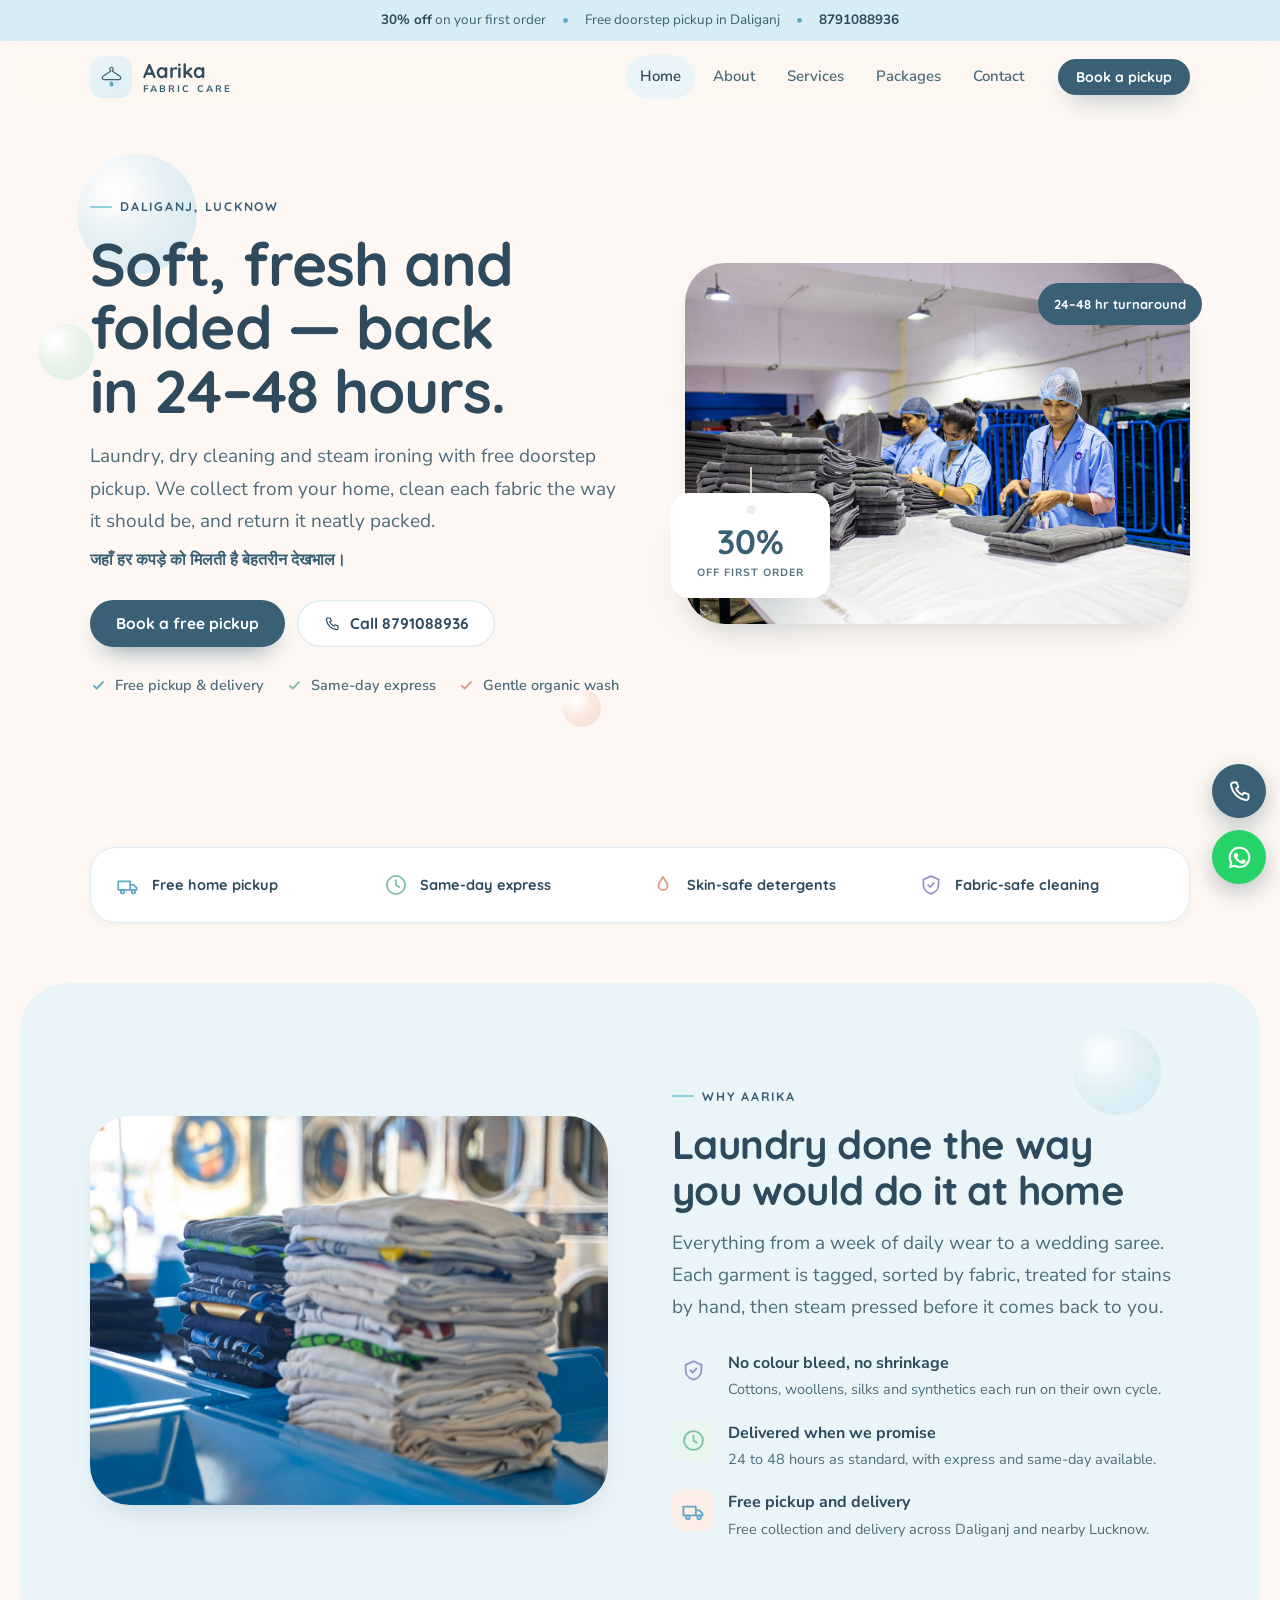
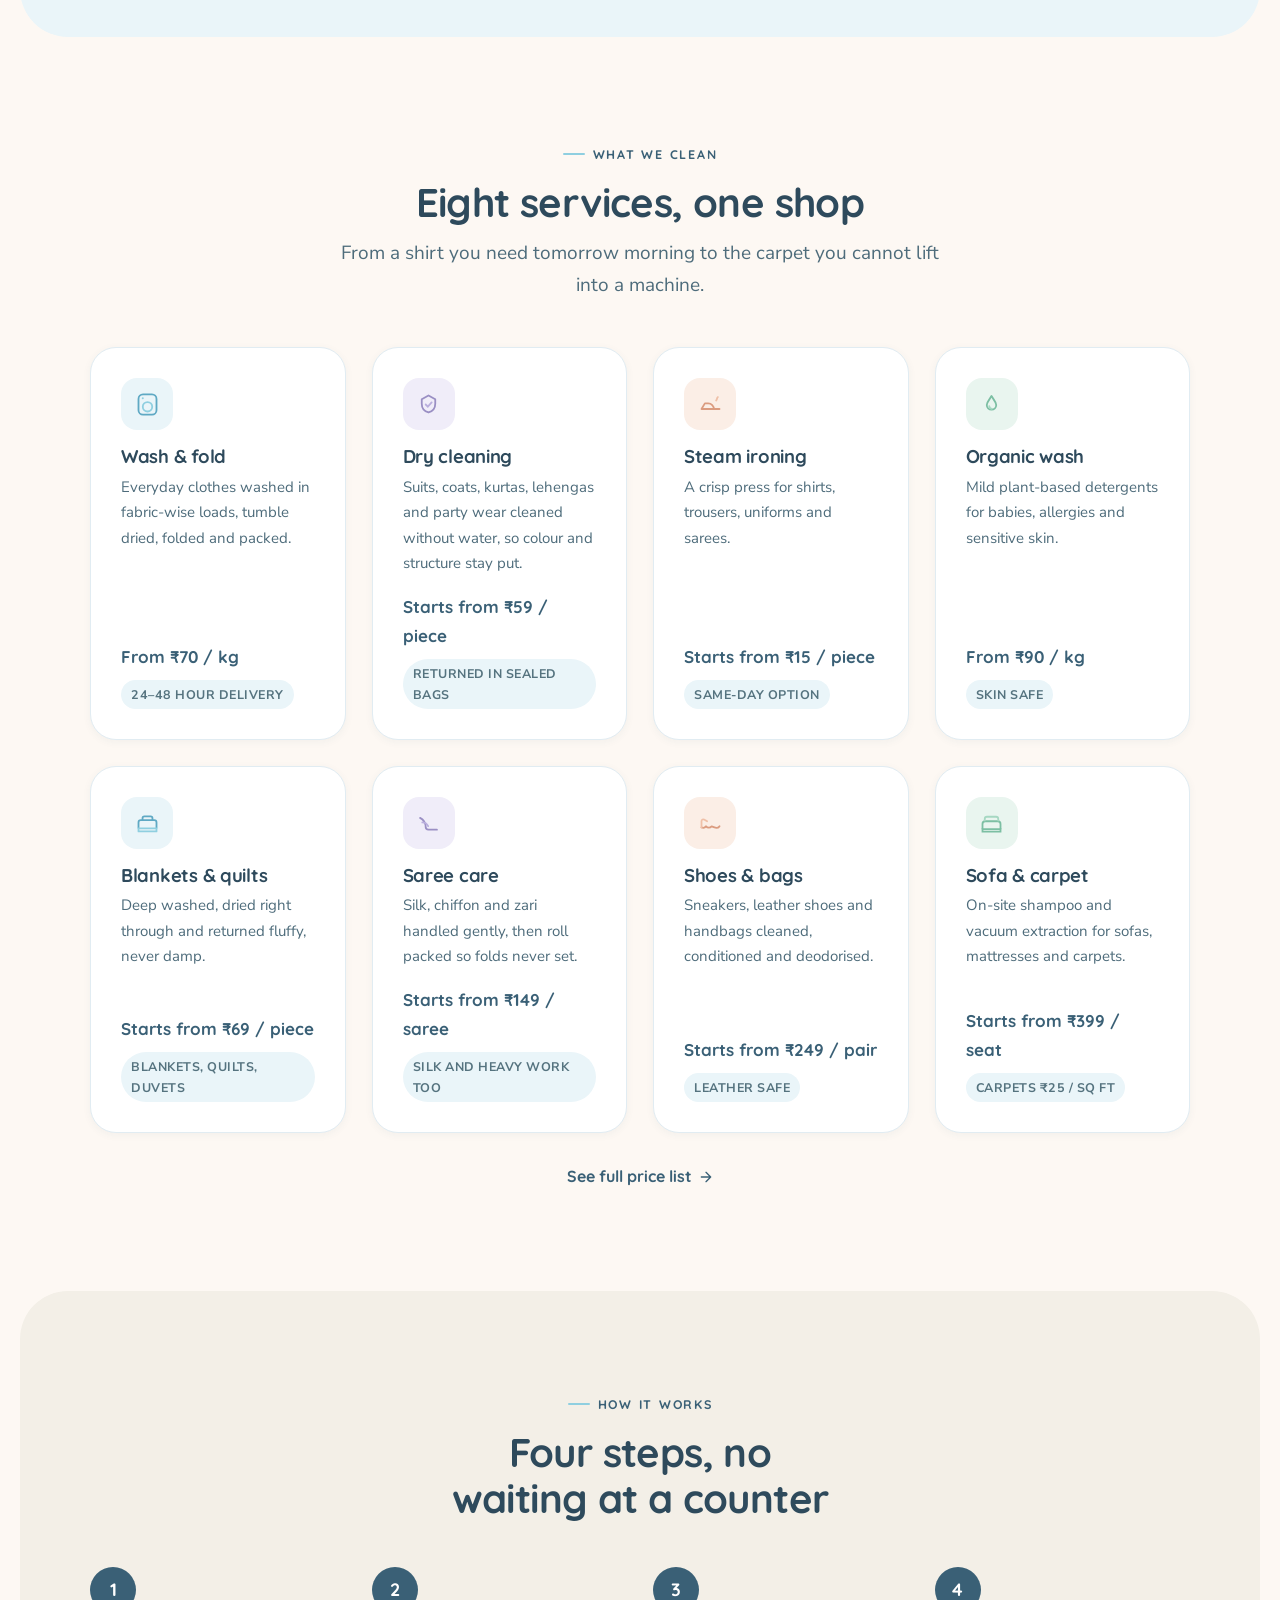
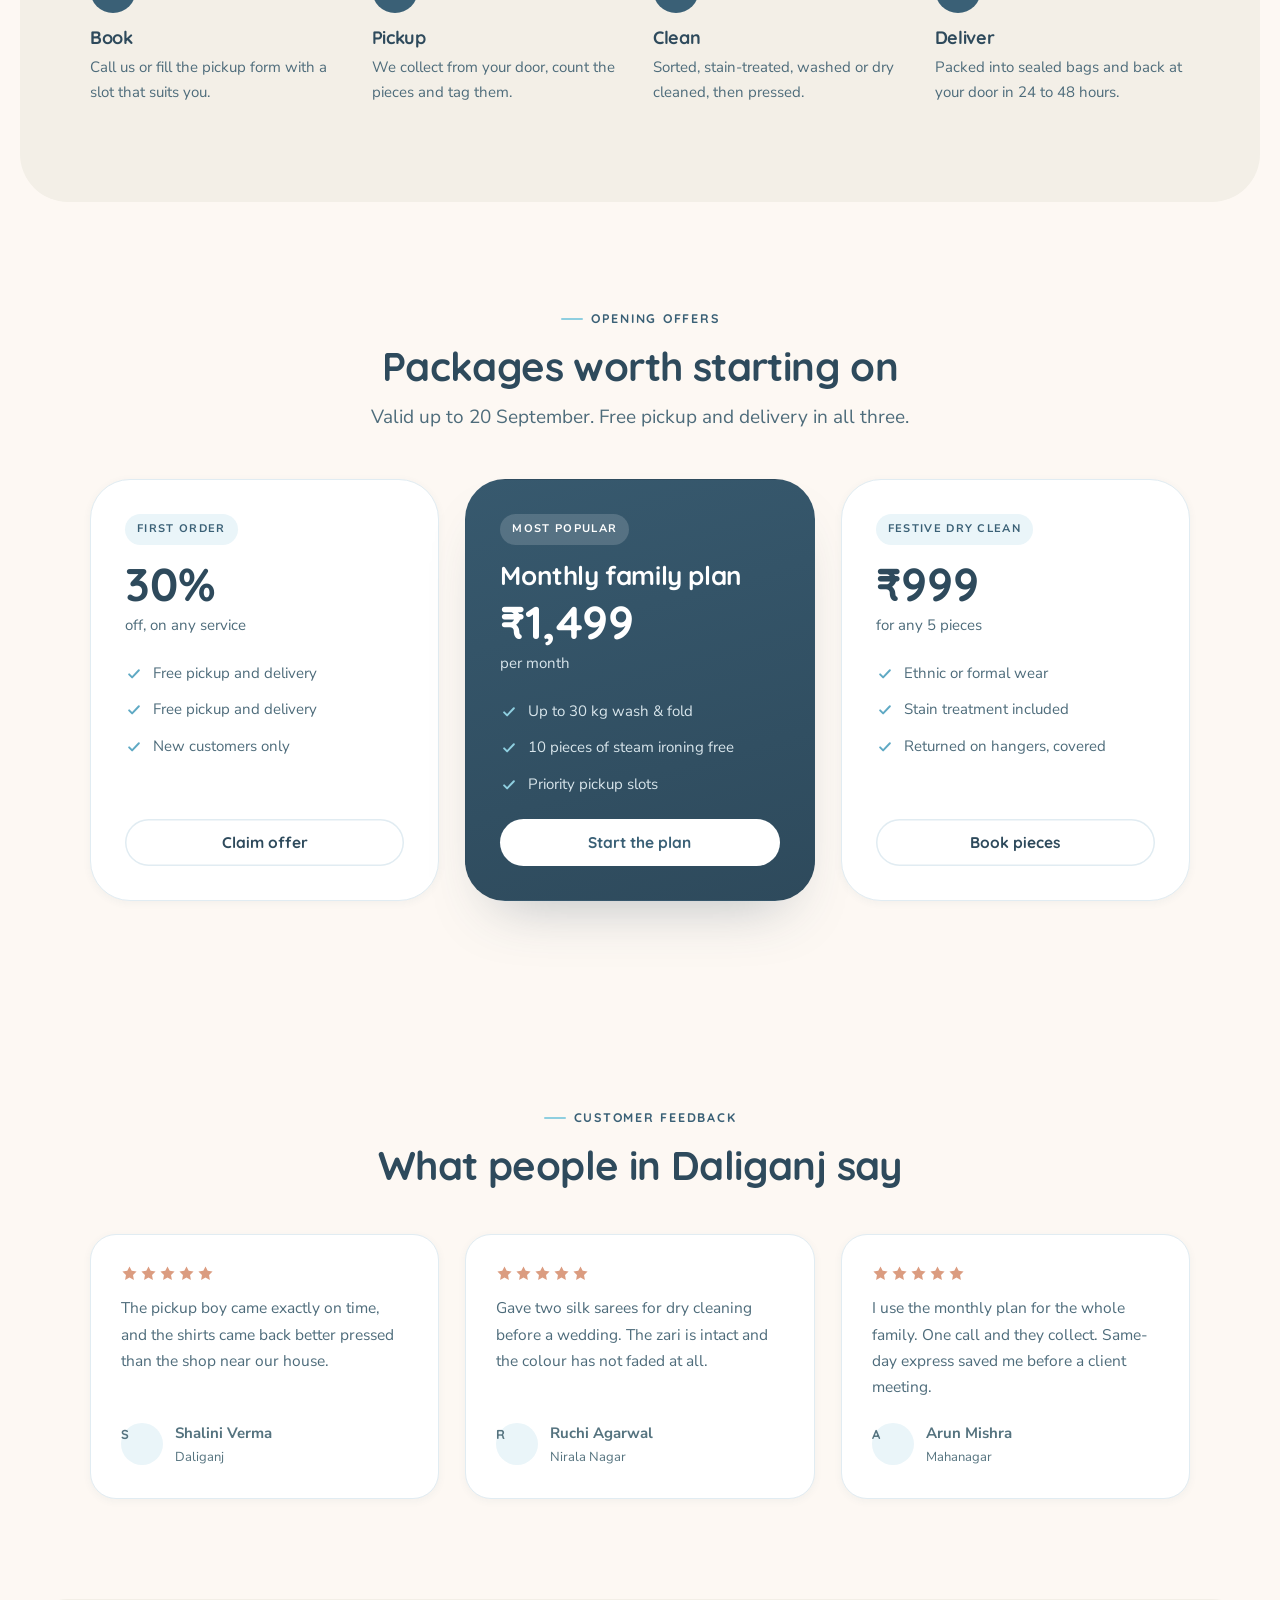
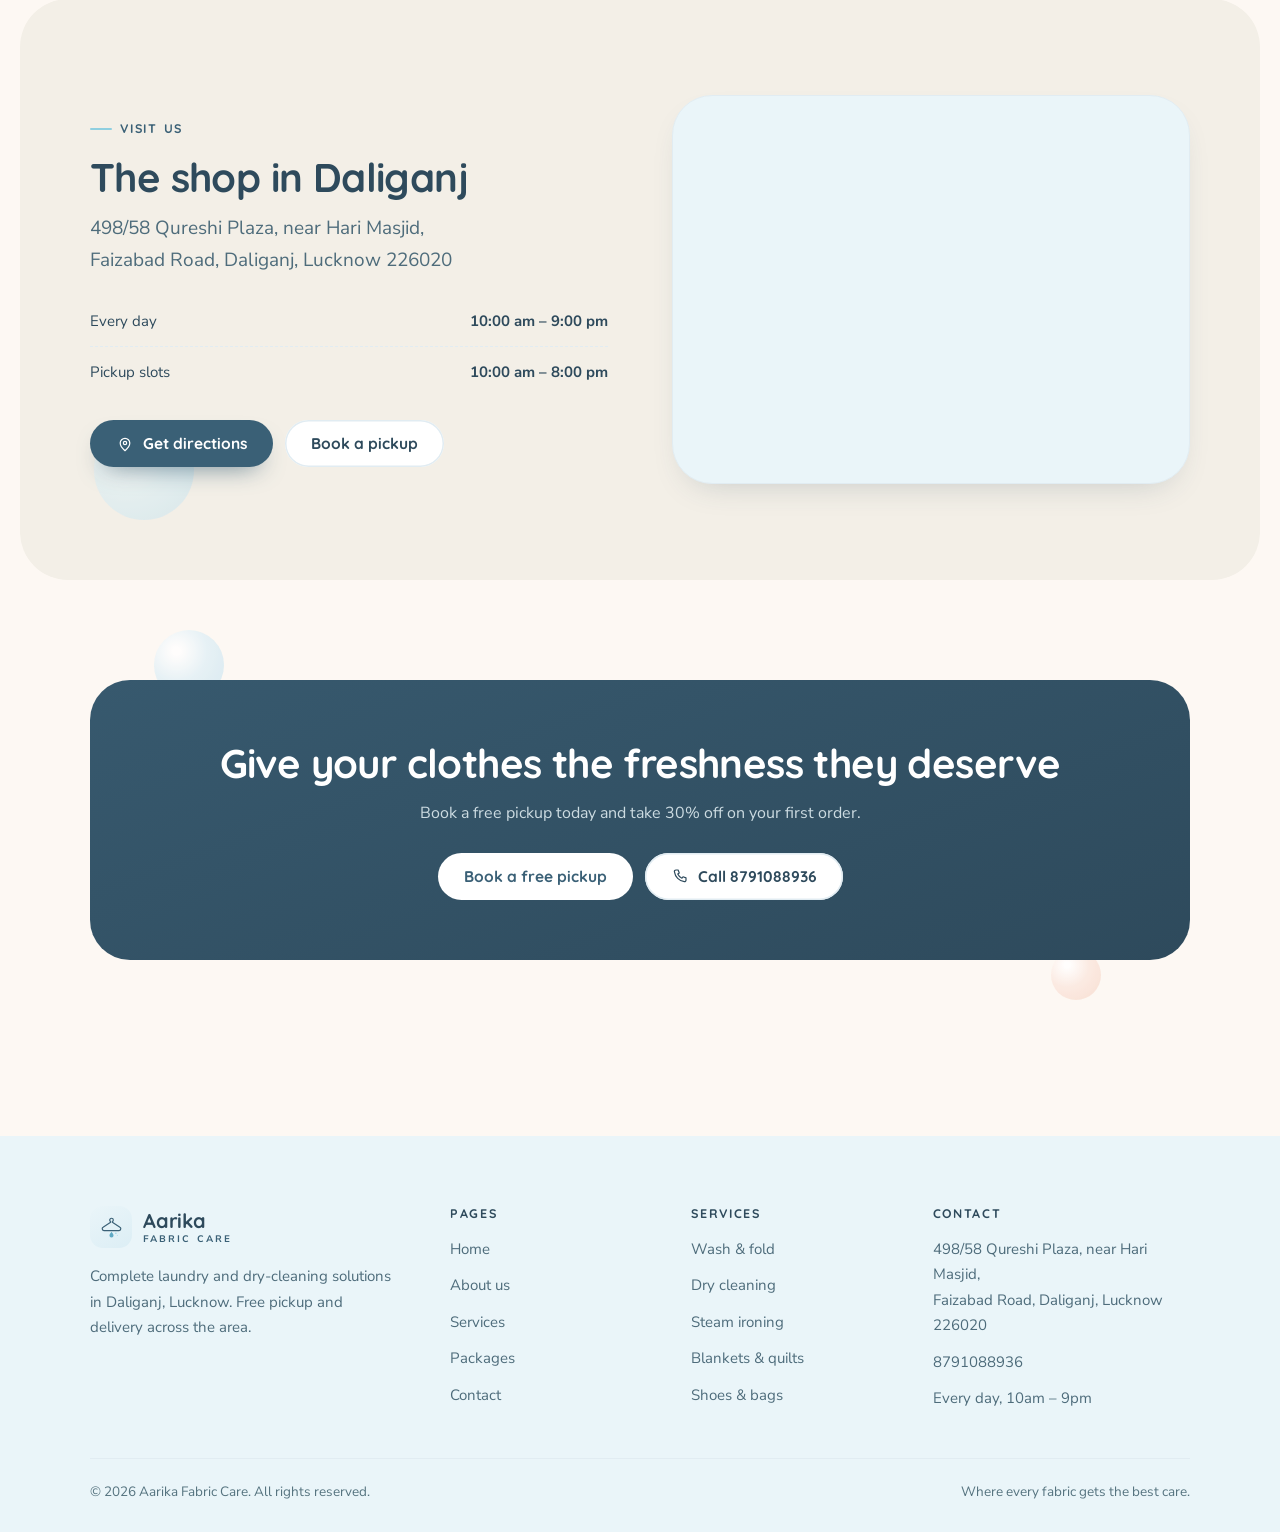
<file: index.html>
<!doctype html>
<html lang="en-IN">
<head>
<meta charset="utf-8">
<meta name="viewport" content="width=device-width, initial-scale=1">
<meta name="theme-color" content="#FDF8F3">

<title>Aarika Fabric Care | Laundry &amp; Dry Cleaning in Daliganj, Lucknow</title>
<meta name="description" content="Laundry, dry cleaning and steam ironing in Daliganj, Lucknow. Free home pickup and delivery, 24–48 hr turnaround, 30% off on your first order. Call 8791088936.">
<link rel="canonical" href="https://aarikafabriccare.com/">

<meta property="og:type" content="website">
<meta property="og:site_name" content="Aarika Fabric Care">
<meta property="og:title" content="Aarika Fabric Care | Laundry &amp; Dry Cleaning in Daliganj, Lucknow">
<meta property="og:description" content="Laundry, dry cleaning and steam ironing in Daliganj, Lucknow. Free home pickup and delivery, 24–48 hr turnaround, 30% off on your first order. Call 8791088936.">
<meta property="og:url" content="https://aarikafabriccare.com/">
<meta property="og:image" content="https://aarikafabriccare.com/assets/img/hero.jpg">
<meta property="og:locale" content="en_IN">
<meta name="twitter:card" content="summary_large_image">
<meta name="twitter:title" content="Aarika Fabric Care | Laundry &amp; Dry Cleaning in Daliganj, Lucknow">
<meta name="twitter:description" content="Laundry, dry cleaning and steam ironing in Daliganj, Lucknow. Free home pickup and delivery, 24–48 hr turnaround, 30% off on your first order. Call 8791088936.">
<meta name="twitter:image" content="https://aarikafabriccare.com/assets/img/hero.jpg">

<link rel="icon" href="assets/img/favicon.svg" type="image/svg+xml">
<link rel="apple-touch-icon" href="assets/img/logo-full.png">

<link rel="preconnect" href="https://fonts.googleapis.com">
<link rel="preconnect" href="https://fonts.gstatic.com" crossorigin>
<link href="https://fonts.googleapis.com/css2?family=Quicksand:wght@500;600;700&family=Nunito+Sans:opsz,wght@6..12,400;6..12,600;6..12,700&display=swap" rel="stylesheet">

<script>
(function(d){
  d.documentElement.classList.add("js");
  setTimeout(function(){
    if (!d.documentElement.classList.contains("reveal-ready")) {
      d.documentElement.classList.add("no-reveal");
    }
  }, 2500);
})(document);
</script>
<link rel="stylesheet" href="css/style.css">
<script type="application/ld+json">
{
  "@context": "https://schema.org",
  "@type": "DryCleaningOrLaundry",
  "@id": "https://aarikafabriccare.com/#business",
  "name": "Aarika Fabric Care",
  "description": "Laundry, dry cleaning and steam ironing in Daliganj, Lucknow, with free home pickup and delivery.",
  "url": "https://aarikafabriccare.com/",
  "image": "https://aarikafabriccare.com/assets/img/hero.jpg",
  "logo": "https://aarikafabriccare.com/assets/img/logo-full.png",
  "telephone": "+918791088936",
  "priceRange": "₹₹",
  "currenciesAccepted": "INR",
  "address": {
    "@type": "PostalAddress",
    "streetAddress": "498/58 Qureshi Plaza, near Hari Masjid, Faizabad Road",
    "addressLocality": "Daliganj, Lucknow",
    "addressRegion": "Uttar Pradesh",
    "postalCode": "226020",
    "addressCountry": "IN"
  },
  "geo": {
    "@type": "GeoCoordinates",
    "latitude": 26.8719484,
    "longitude": 80.9309806
  },
  "hasMap": "https://www.google.com/maps/search/?api=1&query=26.8719484%2C80.9309806",
  "areaServed": [
    { "@type": "Place", "name": "Daliganj, Lucknow" },
    { "@type": "Place", "name": "Nirala Nagar, Lucknow" },
    { "@type": "Place", "name": "Mahanagar, Lucknow" }
  ],
  "openingHoursSpecification": [
    { "@type": "OpeningHoursSpecification", "dayOfWeek": ["Monday","Tuesday","Wednesday","Thursday","Friday","Saturday","Sunday"], "opens": "10:00", "closes": "21:00" }
  ],
  "hasOfferCatalog": {
    "@type": "OfferCatalog",
    "name": "Laundry and dry cleaning services",
    "itemListElement": [
      { "@type": "Offer", "itemOffered": { "@type": "Service", "name": "Wash and fold" } },
      { "@type": "Offer", "itemOffered": { "@type": "Service", "name": "Dry cleaning" } },
      { "@type": "Offer", "itemOffered": { "@type": "Service", "name": "Steam ironing" } },
      { "@type": "Offer", "itemOffered": { "@type": "Service", "name": "Organic wash" } },
      { "@type": "Offer", "itemOffered": { "@type": "Service", "name": "Blankets and quilts" } },
      { "@type": "Offer", "itemOffered": { "@type": "Service", "name": "Saree care" } },
      { "@type": "Offer", "itemOffered": { "@type": "Service", "name": "Shoes and bags" } },
      { "@type": "Offer", "itemOffered": { "@type": "Service", "name": "Sofa and carpet" } }
    ]
  }
}
</script>
</head>
<body>
<a class="sr-only" href="#main">Skip to content</a>

<div class="promo">
  <div class="wrap">
    <span><b>30% off</b> on your first order</span>
    <span class="dot hide-xs">•</span>
    <span class="hide-xs">Free doorstep pickup in Daliganj</span>
    <span class="dot">•</span>
    <a href="tel:+918791088936">8791088936</a>
  </div>
</div>

<header class="site-header">
  <div class="wrap">
    <nav class="nav" aria-label="Main">
      <a class="brand" href="/">
        <span class="brand-mark"><svg viewBox="0 0 32 32" fill="none" aria-hidden="true"><path d="M16 4.2c-1.3 0-2.3 1-2.3 2.3 0 .9.5 1.6 1.2 2v.9L5.2 15.6c-.7.4-1.1 1.1-1.1 1.9v.2c0 1.2 1 2.2 2.2 2.2h19.4c1.2 0 2.2-1 2.2-2.2v-.2c0-.8-.4-1.5-1.1-1.9l-9.7-6.2v-.9c.7-.4 1.2-1.1 1.2-2 0-1.3-1-2.3-2.3-2.3Z" stroke="#3A6076" stroke-width="1.5" stroke-linejoin="round"/><path d="M16 21.4c.9 1.6 2.6 3.1 2.6 4.7a2.6 2.6 0 1 1-5.2 0c0-1.6 1.7-3.1 2.6-4.7Z" fill="#5FA9C4"/><circle cx="21.6" cy="23.4" r=".9" fill="#8FCFE0"/><circle cx="23.4" cy="26" r=".6" fill="#8FCFE0"/></svg></span>
        <span class="brand-text">
          <span class="brand-name">Aarika</span>
          <span class="brand-sub">FABRIC CARE</span>
        </span>
      </a>

      <div class="nav-links" id="nav-links">
        <a href="/" aria-current="page">Home</a>
        <a href="/about">About</a>
        <a href="/services">Services</a>
        <a href="/packages">Packages</a>
        <a href="/contact">Contact</a>
      </div>

      <div class="nav-cta">
        <a class="btn btn--primary btn--sm" href="/contact">Book a pickup</a>
        <button class="nav-toggle" type="button" aria-label="Menu" aria-expanded="false" aria-controls="nav-links"><span></span></button>
      </div>
    </nav>
  </div>
</header>

<main id="main">

<section class="hero">
    <span class="bubble" aria-hidden="true" style="top:40px;left:6%;--bs-base:120px;opacity:0.75;animation-duration:9s"></span>
    <span class="bubble bubble--mint" aria-hidden="true" style="top:210px;left:3%;--bs-base:56px;opacity:0.8;animation-duration:7s"></span>
    <span class="bubble bubble--peach bubble--small" aria-hidden="true" style="bottom:60px;left:44%;--bs-base:38px;opacity:0.9;animation-duration:11s"></span>
  <div class="wrap">
    <div class="hero-grid">
      <div>
        <span class="eyebrow" data-reveal>Daliganj, Lucknow</span>
        <h1 data-reveal data-delay="60">Soft, fresh and folded — back in 24–48 hours.</h1>
        <p class="lede" data-reveal data-delay="120">Laundry, dry cleaning and steam ironing with free doorstep pickup. We collect from your home, clean each fabric the way it should be, and return it neatly packed.</p>
        <p class="hi" data-reveal data-delay="160" style="margin-top:10px">जहाँ हर कपड़े को मिलती है बेहतरीन देखभाल।</p>

        <div class="btn-row" data-reveal data-delay="200">
          <a class="btn btn--primary" href="/contact">Book a free pickup</a>
          <a class="btn btn--ghost" href="tel:+918791088936"><svg viewBox="0 0 24 24" fill="none" aria-hidden="true"><path d="M6.5 4h3l1.5 4-2 1.4a11 11 0 0 0 5.6 5.6L16 13l4 1.5v3a2 2 0 0 1-2.2 2A15.5 15.5 0 0 1 4.5 6.2 2 2 0 0 1 6.5 4Z" stroke="currentColor" stroke-width="1.6" stroke-linejoin="round"/></svg> Call 8791088936</a>
        </div>

        <ul class="hero-points" data-reveal data-delay="260">
          <li><span style="color:#5FA9C4"><svg viewBox="0 0 24 24" fill="none" aria-hidden="true"><path d="m5.5 12.5 4 4 9-9.5" stroke="currentColor" stroke-width="2.6" stroke-linecap="round" stroke-linejoin="round"/></svg></span> Free pickup &amp; delivery</li>
          <li><span style="color:#7CBFA3"><svg viewBox="0 0 24 24" fill="none" aria-hidden="true"><path d="m5.5 12.5 4 4 9-9.5" stroke="currentColor" stroke-width="2.6" stroke-linecap="round" stroke-linejoin="round"/></svg></span> Same-day express</li>
          <li><span style="color:#DB9C80"><svg viewBox="0 0 24 24" fill="none" aria-hidden="true"><path d="m5.5 12.5 4 4 9-9.5" stroke="currentColor" stroke-width="2.6" stroke-linecap="round" stroke-linejoin="round"/></svg></span> Gentle organic wash</li>
        </ul>
      </div>

      <div class="hero-media" data-reveal="scale" data-delay="120">
        <div class="photo photo--tall">
          <img src="assets/img/hero.jpg" alt="Laundry staff folding and stacking freshly cleaned towels" width="1400" height="1000" fetchpriority="high" decoding="async">
        </div>
        <div class="hero-badge hero-badge--turn">24–48 hr turnaround</div>
        <div class="hang">
          <div class="hang-string"></div>
          <div class="hero-badge hero-badge--offer">
            <span class="big">30%</span>
            <span class="cap">off first order</span>
          </div>
        </div>
      </div>
    </div>
  </div>
</section>

<section class="section--tight">
  <div class="wrap">
    <ul class="trust" data-reveal>
      <li><svg viewBox="0 0 24 24" fill="none" aria-hidden="true"><path d="M3 16.4h11V8.6H3v7.8Zm11-4.6h3.3l2.7 2.9v1.7H14v-4.6Z" stroke="#5FA9C4" stroke-width="1.6" stroke-linejoin="round"/><circle cx="7" cy="18.2" r="1.6" stroke="#5FA9C4" stroke-width="1.6"/><circle cx="17" cy="18.2" r="1.6" stroke="#5FA9C4" stroke-width="1.6"/></svg> Free home pickup</li>
      <li><svg viewBox="0 0 24 24" fill="none" aria-hidden="true"><circle cx="12" cy="12" r="8.4" stroke="#7CBFA3" stroke-width="1.6"/><path d="M12 7.6V12l3 1.9" stroke="#7CBFA3" stroke-width="1.6" stroke-linecap="round"/></svg> Same-day express</li>
      <li><svg viewBox="0 0 24 24" fill="none" aria-hidden="true"><path d="M12 4.4c1.3 2.8 4.2 5.3 4.2 8a4.2 4.2 0 1 1-8.4 0c0-2.7 2.9-5.2 4.2-8Z" stroke="#DB9C80" stroke-width="1.6" stroke-linejoin="round"/></svg> Skin-safe detergents</li>
      <li><svg viewBox="0 0 24 24" fill="none" aria-hidden="true"><path d="M12 3.8 5 7v4.6c0 4.2 3 7.6 7 8.6 4-1 7-4.4 7-8.6V7l-7-3.2Z" stroke="#9A8FC4" stroke-width="1.6" stroke-linejoin="round"/><path d="m9.4 12 1.9 1.9 3.4-3.8" stroke="#9A8FC4" stroke-width="1.6" stroke-linecap="round"/></svg> Fabric-safe cleaning</li>
    </ul>
  </div>
</section>

<section class="has-bubbles section panel panel--blue">
  <span class="bubble" aria-hidden="true" style="top:44px;right:8%;--bs-base:88px;opacity:0.7;animation-duration:10s"></span>
  <div class="wrap">
    <div class="split">
      <div class="photo photo--square" data-reveal="left">
        <img src="assets/img/folded.jpg" alt="Neat stacks of folded and sorted clothes ready for delivery" width="1200" height="900" loading="lazy" decoding="async">
      </div>
      <div data-reveal="right">
        <span class="eyebrow">Why Aarika</span>
        <h2 class="h-lg">Laundry done the way you would do it at home</h2>
        <p class="lede" style="margin-top:14px">Everything from a week of daily wear to a wedding saree. Each garment is tagged, sorted by fabric, treated for stains by hand, then steam pressed before it comes back to you.</p>
        <div class="stack" style="margin-top:26px">
          <div style="display:flex;gap:14px">
            <span class="icon-badge" style="width:42px;height:42px;margin:0;border-radius:12px"><svg viewBox="0 0 24 24" fill="none" aria-hidden="true"><path d="M12 3.8 5 7v4.6c0 4.2 3 7.6 7 8.6 4-1 7-4.4 7-8.6V7l-7-3.2Z" stroke="#9A8FC4" stroke-width="1.6" stroke-linejoin="round"/><path d="m9.4 12 1.9 1.9 3.4-3.8" stroke="#9A8FC4" stroke-width="1.6" stroke-linecap="round"/></svg></span>
            <div><b>No colour bleed, no shrinkage</b><p class="small muted">Cottons, woollens, silks and synthetics each run on their own cycle.</p></div>
          </div>
          <div style="display:flex;gap:14px">
            <span class="icon-badge icon-badge--green" style="width:42px;height:42px;margin:0;border-radius:12px"><svg viewBox="0 0 24 24" fill="none" aria-hidden="true"><circle cx="12" cy="12" r="8.4" stroke="#7CBFA3" stroke-width="1.6"/><path d="M12 7.6V12l3 1.9" stroke="#7CBFA3" stroke-width="1.6" stroke-linecap="round"/></svg></span>
            <div><b>Delivered when we promise</b><p class="small muted">24 to 48 hours as standard, with express and same-day available.</p></div>
          </div>
          <div style="display:flex;gap:14px">
            <span class="icon-badge icon-badge--peach" style="width:42px;height:42px;margin:0;border-radius:12px"><svg viewBox="0 0 24 24" fill="none" aria-hidden="true"><path d="M3 16.4h11V8.6H3v7.8Zm11-4.6h3.3l2.7 2.9v1.7H14v-4.6Z" stroke="#5FA9C4" stroke-width="1.6" stroke-linejoin="round"/><circle cx="7" cy="18.2" r="1.6" stroke="#5FA9C4" stroke-width="1.6"/><circle cx="17" cy="18.2" r="1.6" stroke="#5FA9C4" stroke-width="1.6"/></svg></span>
            <div><b>Free pickup and delivery</b><p class="small muted">Free collection and delivery across Daliganj and nearby Lucknow.</p></div>
          </div>
        </div>
      </div>
    </div>
  </div>
</section>

<section class="section" id="services">
  <div class="wrap">
    <div class="section-head section-head--center">
      <span class="eyebrow" data-reveal>What we clean</span>
      <h2 class="h-lg" data-reveal>Eight services, one shop</h2>
      <p class="lede" data-reveal>From a shirt you need tomorrow morning to the carpet you cannot lift into a machine.</p>
    </div>
    <div class="grid grid--4" data-reveal-group>

        <article class="card service-card" data-reveal>
          <span class="icon-badge "><svg viewBox="0 0 24 24" fill="none" aria-hidden="true"><rect x="4" y="3" width="16" height="18" rx="4" stroke="#5FA9C4" stroke-width="1.6"/><circle cx="12" cy="14" r="4.2" stroke="#8FCFE0" stroke-width="1.6"/><circle cx="7.8" cy="6.4" r=".9" fill="#8FCFE0"/></svg></span>
          <h3><a class="card-link" href="/packages#rates">Wash &amp; fold</a></h3>
          <p>Everyday clothes washed in fabric-wise loads, tumble dried, folded and packed.</p>
          <div class="price"><b>From ₹70 / kg</b><span>24–48 hour delivery</span></div>
        </article>
        <article class="card service-card" data-reveal>
          <span class="icon-badge icon-badge--lilac"><svg viewBox="0 0 24 24" fill="none" aria-hidden="true"><path d="M12 4 6 7.4v3.9c0 4.1 2.6 6.8 6 7.8 3.4-1 6-3.7 6-7.8V7.4L12 4Z" stroke="#9A8FC4" stroke-width="1.6" stroke-linejoin="round"/><path d="m9.5 12 1.9 1.9 3.4-3.8" stroke="#B9AEDD" stroke-width="1.6" stroke-linecap="round"/></svg></span>
          <h3><a class="card-link" href="/packages#rates">Dry cleaning</a></h3>
          <p>Suits, coats, kurtas, lehengas and party wear cleaned without water, so colour and structure stay put.</p>
          <div class="price"><b>Starts from ₹59 / piece</b><span>Returned in sealed bags</span></div>
        </article>
        <article class="card service-card" data-reveal>
          <span class="icon-badge icon-badge--peach"><svg viewBox="0 0 24 24" fill="none" aria-hidden="true"><path d="M4 16h11a5 5 0 0 0-5-5H7l-3 5Z" stroke="#DB9C80" stroke-width="1.6" stroke-linejoin="round"/><path d="M15 16h5" stroke="#DB9C80" stroke-width="1.6" stroke-linecap="round"/><path d="M17 8.4c1.2-1 .3-2.2 1.6-3" stroke="#EFC0A8" stroke-width="1.6" stroke-linecap="round"/></svg></span>
          <h3><a class="card-link" href="/packages#rates">Steam ironing</a></h3>
          <p>A crisp press for shirts, trousers, uniforms and sarees.</p>
          <div class="price"><b>Starts from ₹15 / piece</b><span>Same-day option</span></div>
        </article>
        <article class="card service-card" data-reveal>
          <span class="icon-badge icon-badge--green"><svg viewBox="0 0 24 24" fill="none" aria-hidden="true"><path d="M12 4.4c1.3 2.8 4.2 5.3 4.2 8a4.2 4.2 0 1 1-8.4 0c0-2.7 2.9-5.2 4.2-8Z" stroke="#7CBFA3" stroke-width="1.6" stroke-linejoin="round"/><path d="M10 13.4c0 1.3 1 2.2 2.2 2.4" stroke="#A6D8C2" stroke-width="1.6" stroke-linecap="round"/></svg></span>
          <h3><a class="card-link" href="/packages#rates">Organic wash</a></h3>
          <p>Mild plant-based detergents for babies, allergies and sensitive skin.</p>
          <div class="price"><b>From ₹90 / kg</b><span>Skin safe</span></div>
        </article>
        <article class="card service-card" data-reveal>
          <span class="icon-badge "><svg viewBox="0 0 24 24" fill="none" aria-hidden="true"><path d="M4 16.4V11a2 2 0 0 1 2-2h12a2 2 0 0 1 2 2v5.4" stroke="#5FA9C4" stroke-width="1.6" stroke-linejoin="round"/><path d="M4 16.4h16V19H4z" stroke="#8FCFE0" stroke-width="1.6" stroke-linejoin="round"/><path d="M7.6 9V7.2c0-.9.7-1.6 1.6-1.6h5.6c.9 0 1.6.7 1.6 1.6V9" stroke="#5FA9C4" stroke-width="1.6"/></svg></span>
          <h3><a class="card-link" href="/packages#rates">Blankets &amp; quilts</a></h3>
          <p>Deep washed, dried right through and returned fluffy, never damp.</p>
          <div class="price"><b>Starts from ₹69 / piece</b><span>Blankets, quilts, duvets</span></div>
        </article>
        <article class="card service-card" data-reveal>
          <span class="icon-badge icon-badge--lilac"><svg viewBox="0 0 24 24" fill="none" aria-hidden="true"><path d="M4.5 7c3 1.6 5 4.6 5 8.2 0 1.4 1 2.3 2.5 2.3h7.5" stroke="#9A8FC4" stroke-width="1.6" stroke-linecap="round"/><path d="M6.5 11c2.6 0 4.3 1.6 5.2 3.4" stroke="#B9AEDD" stroke-width="1.6" stroke-linecap="round"/></svg></span>
          <h3><a class="card-link" href="/packages#rates">Saree care</a></h3>
          <p>Silk, chiffon and zari handled gently, then roll packed so folds never set.</p>
          <div class="price"><b>Starts from ₹149 / saree</b><span>Silk and heavy work too</span></div>
        </article>
        <article class="card service-card" data-reveal>
          <span class="icon-badge icon-badge--peach"><svg viewBox="0 0 24 24" fill="none" aria-hidden="true"><path d="M4 15.5c1.5.6 3 .4 4-1 1.4 1.6 3.6 1.6 5 0l2.5 1c1.6.6 3.5.2 4.5-1" stroke="#DB9C80" stroke-width="1.6" stroke-linecap="round" stroke-linejoin="round"/><path d="M4 15.5V10c0-1.4 1.6-2.2 2.7-1.4L9 10" stroke="#EFC0A8" stroke-width="1.6" stroke-linecap="round"/></svg></span>
          <h3><a class="card-link" href="/packages#rates">Shoes &amp; bags</a></h3>
          <p>Sneakers, leather shoes and handbags cleaned, conditioned and deodorised.</p>
          <div class="price"><b>Starts from ₹249 / pair</b><span>Leather safe</span></div>
        </article>
        <article class="card service-card" data-reveal>
          <span class="icon-badge icon-badge--green"><svg viewBox="0 0 24 24" fill="none" aria-hidden="true"><path d="M4 17v-4.6A2.4 2.4 0 0 1 6.4 10h11.2a2.4 2.4 0 0 1 2.4 2.4V17" stroke="#7CBFA3" stroke-width="1.6" stroke-linejoin="round"/><path d="M6 10V8a2 2 0 0 1 2-2h8a2 2 0 0 1 2 2v2" stroke="#A6D8C2" stroke-width="1.6"/><path d="M4 17h16v2.2H4z" stroke="#7CBFA3" stroke-width="1.6"/></svg></span>
          <h3><a class="card-link" href="/packages#rates">Sofa &amp; carpet</a></h3>
          <p>On-site shampoo and vacuum extraction for sofas, mattresses and carpets.</p>
          <div class="price"><b>Starts from ₹399 / seat</b><span>Carpets ₹25 / sq ft</span></div>
        </article>
    </div>
    <p class="center" style="margin-top:30px" data-reveal>
      <a class="link-arrow" href="/packages#rates">See full price list <svg viewBox="0 0 24 24" fill="none" aria-hidden="true"><path d="M5 12h14M12 5l7 7-7 7" stroke="currentColor" stroke-width="2" stroke-linecap="round" stroke-linejoin="round"/></svg></a>
    </p>
  </div>
</section>

<section class="panel panel--sand section">
  <div class="wrap">
    <div class="section-head section-head--center">
      <span class="eyebrow" data-reveal>How it works</span>
      <h2 class="h-lg" data-reveal>Four steps, no waiting at a counter</h2>
    </div>
    <ol class="grid grid--4 steps" data-reveal-group>
      <li class="step" data-reveal><span class="num">1</span><h3>Book</h3><p>Call us or fill the pickup form with a slot that suits you.</p></li>
      <li class="step" data-reveal><span class="num">2</span><h3>Pickup</h3><p>We collect from your door, count the pieces and tag them.</p></li>
      <li class="step" data-reveal><span class="num">3</span><h3>Clean</h3><p>Sorted, stain-treated, washed or dry cleaned, then pressed.</p></li>
      <li class="step" data-reveal><span class="num">4</span><h3>Deliver</h3><p>Packed into sealed bags and back at your door in 24 to 48 hours.</p></li>
    </ol>
  </div>
</section>

<section class="section" id="packages">
  <div class="wrap">
    <div class="section-head section-head--center">
      <span class="eyebrow" data-reveal>Opening offers</span>
      <h2 class="h-lg" data-reveal>Packages worth starting on</h2>
      <p class="lede" data-reveal>Valid up to 20 September. Free pickup and delivery in all three.</p>
    </div>
    <div class="grid grid--3 rail" data-reveal-group>
      <article class="plan" data-reveal>
        <span class="plan-tag">First order</span>
        <div class="plan-price">30%</div>
        <p class="plan-sub">off, on any service</p>
        <ul>
          <li><span style="color:#5FA9C4"><svg viewBox="0 0 24 24" fill="none" aria-hidden="true"><path d="m5.5 12.5 4 4 9-9.5" stroke="currentColor" stroke-width="2.6" stroke-linecap="round" stroke-linejoin="round"/></svg></span> Free pickup and delivery</li>
          <li><span style="color:#5FA9C4"><svg viewBox="0 0 24 24" fill="none" aria-hidden="true"><path d="m5.5 12.5 4 4 9-9.5" stroke="currentColor" stroke-width="2.6" stroke-linecap="round" stroke-linejoin="round"/></svg></span> Free pickup and delivery</li>
          <li><span style="color:#5FA9C4"><svg viewBox="0 0 24 24" fill="none" aria-hidden="true"><path d="m5.5 12.5 4 4 9-9.5" stroke="currentColor" stroke-width="2.6" stroke-linecap="round" stroke-linejoin="round"/></svg></span> New customers only</li>
        </ul>
        <a class="btn btn--ghost btn--block" href="/contact">Claim offer</a>
      </article>

      <article class="plan plan--feature" data-reveal>
        <span class="plan-tag">Most popular</span>
        <h3 class="h-md" style="margin-bottom:8px">Monthly family plan</h3>
        <div class="plan-price">₹1,499</div>
        <p class="plan-sub">per month</p>
        <ul>
          <li><span style="color:#8FCFE0"><svg viewBox="0 0 24 24" fill="none" aria-hidden="true"><path d="m5.5 12.5 4 4 9-9.5" stroke="currentColor" stroke-width="2.6" stroke-linecap="round" stroke-linejoin="round"/></svg></span> Up to 30 kg wash &amp; fold</li>
          <li><span style="color:#8FCFE0"><svg viewBox="0 0 24 24" fill="none" aria-hidden="true"><path d="m5.5 12.5 4 4 9-9.5" stroke="currentColor" stroke-width="2.6" stroke-linecap="round" stroke-linejoin="round"/></svg></span> 10 pieces of steam ironing free</li>
          <li><span style="color:#8FCFE0"><svg viewBox="0 0 24 24" fill="none" aria-hidden="true"><path d="m5.5 12.5 4 4 9-9.5" stroke="currentColor" stroke-width="2.6" stroke-linecap="round" stroke-linejoin="round"/></svg></span> Priority pickup slots</li>
        </ul>
        <a class="btn btn--light btn--block" href="/contact">Start the plan</a>
      </article>

      <article class="plan" data-reveal>
        <span class="plan-tag">Festive dry clean</span>
        <div class="plan-price">₹999</div>
        <p class="plan-sub">for any 5 pieces</p>
        <ul>
          <li><span style="color:#5FA9C4"><svg viewBox="0 0 24 24" fill="none" aria-hidden="true"><path d="m5.5 12.5 4 4 9-9.5" stroke="currentColor" stroke-width="2.6" stroke-linecap="round" stroke-linejoin="round"/></svg></span> Ethnic or formal wear</li>
          <li><span style="color:#5FA9C4"><svg viewBox="0 0 24 24" fill="none" aria-hidden="true"><path d="m5.5 12.5 4 4 9-9.5" stroke="currentColor" stroke-width="2.6" stroke-linecap="round" stroke-linejoin="round"/></svg></span> Stain treatment included</li>
          <li><span style="color:#5FA9C4"><svg viewBox="0 0 24 24" fill="none" aria-hidden="true"><path d="m5.5 12.5 4 4 9-9.5" stroke="currentColor" stroke-width="2.6" stroke-linecap="round" stroke-linejoin="round"/></svg></span> Returned on hangers, covered</li>
        </ul>
        <a class="btn btn--ghost btn--block" href="/contact">Book pieces</a>
      </article>
    </div>
  </div>
</section>

<section class="section" id="reviews">
  <div class="wrap">
    <div class="section-head section-head--center">
      <span class="eyebrow" data-reveal>Customer feedback</span>
      <h2 class="h-lg" data-reveal>What people in Daliganj say</h2>
    </div>
    <!-- PLACEHOLDER REVIEWS — these came with the design and are not real
         customer quotes. Replace them with genuine reviews (your Google
         Business profile is the easiest source) before promoting the site. -->
    <div class="grid grid--3 rail" data-reveal-group>
      <article class="card review" data-reveal>
        <div class="stars" role="img" aria-label="Rated 5 out of 5"><svg viewBox="0 0 24 24" aria-hidden="true"><path d="m12 2 3.09 6.26L22 9.27l-5 4.87 1.18 6.88L12 17.77l-6.18 3.25L7 14.14 2 9.27l6.91-1.01L12 2z"/></svg><svg viewBox="0 0 24 24" aria-hidden="true"><path d="m12 2 3.09 6.26L22 9.27l-5 4.87 1.18 6.88L12 17.77l-6.18 3.25L7 14.14 2 9.27l6.91-1.01L12 2z"/></svg><svg viewBox="0 0 24 24" aria-hidden="true"><path d="m12 2 3.09 6.26L22 9.27l-5 4.87 1.18 6.88L12 17.77l-6.18 3.25L7 14.14 2 9.27l6.91-1.01L12 2z"/></svg><svg viewBox="0 0 24 24" aria-hidden="true"><path d="m12 2 3.09 6.26L22 9.27l-5 4.87 1.18 6.88L12 17.77l-6.18 3.25L7 14.14 2 9.27l6.91-1.01L12 2z"/></svg><svg viewBox="0 0 24 24" aria-hidden="true"><path d="m12 2 3.09 6.26L22 9.27l-5 4.87 1.18 6.88L12 17.77l-6.18 3.25L7 14.14 2 9.27l6.91-1.01L12 2z"/></svg></div>
        <p>The pickup boy came exactly on time, and the shirts came back better pressed than the shop near our house.</p>
        <div class="review-by"><span class="review-avatar">S</span><span><b>Shalini Verma</b><span>Daliganj</span></span></div>
      </article>
      <article class="card review" data-reveal>
        <div class="stars" role="img" aria-label="Rated 5 out of 5"><svg viewBox="0 0 24 24" aria-hidden="true"><path d="m12 2 3.09 6.26L22 9.27l-5 4.87 1.18 6.88L12 17.77l-6.18 3.25L7 14.14 2 9.27l6.91-1.01L12 2z"/></svg><svg viewBox="0 0 24 24" aria-hidden="true"><path d="m12 2 3.09 6.26L22 9.27l-5 4.87 1.18 6.88L12 17.77l-6.18 3.25L7 14.14 2 9.27l6.91-1.01L12 2z"/></svg><svg viewBox="0 0 24 24" aria-hidden="true"><path d="m12 2 3.09 6.26L22 9.27l-5 4.87 1.18 6.88L12 17.77l-6.18 3.25L7 14.14 2 9.27l6.91-1.01L12 2z"/></svg><svg viewBox="0 0 24 24" aria-hidden="true"><path d="m12 2 3.09 6.26L22 9.27l-5 4.87 1.18 6.88L12 17.77l-6.18 3.25L7 14.14 2 9.27l6.91-1.01L12 2z"/></svg><svg viewBox="0 0 24 24" aria-hidden="true"><path d="m12 2 3.09 6.26L22 9.27l-5 4.87 1.18 6.88L12 17.77l-6.18 3.25L7 14.14 2 9.27l6.91-1.01L12 2z"/></svg></div>
        <p>Gave two silk sarees for dry cleaning before a wedding. The zari is intact and the colour has not faded at all.</p>
        <div class="review-by"><span class="review-avatar">R</span><span><b>Ruchi Agarwal</b><span>Nirala Nagar</span></span></div>
      </article>
      <article class="card review" data-reveal>
        <div class="stars" role="img" aria-label="Rated 5 out of 5"><svg viewBox="0 0 24 24" aria-hidden="true"><path d="m12 2 3.09 6.26L22 9.27l-5 4.87 1.18 6.88L12 17.77l-6.18 3.25L7 14.14 2 9.27l6.91-1.01L12 2z"/></svg><svg viewBox="0 0 24 24" aria-hidden="true"><path d="m12 2 3.09 6.26L22 9.27l-5 4.87 1.18 6.88L12 17.77l-6.18 3.25L7 14.14 2 9.27l6.91-1.01L12 2z"/></svg><svg viewBox="0 0 24 24" aria-hidden="true"><path d="m12 2 3.09 6.26L22 9.27l-5 4.87 1.18 6.88L12 17.77l-6.18 3.25L7 14.14 2 9.27l6.91-1.01L12 2z"/></svg><svg viewBox="0 0 24 24" aria-hidden="true"><path d="m12 2 3.09 6.26L22 9.27l-5 4.87 1.18 6.88L12 17.77l-6.18 3.25L7 14.14 2 9.27l6.91-1.01L12 2z"/></svg><svg viewBox="0 0 24 24" aria-hidden="true"><path d="m12 2 3.09 6.26L22 9.27l-5 4.87 1.18 6.88L12 17.77l-6.18 3.25L7 14.14 2 9.27l6.91-1.01L12 2z"/></svg></div>
        <p>I use the monthly plan for the whole family. One call and they collect. Same-day express saved me before a client meeting.</p>
        <div class="review-by"><span class="review-avatar">A</span><span><b>Arun Mishra</b><span>Mahanagar</span></span></div>
      </article>
    </div>
  </div>
</section>

<section class="has-bubbles section panel panel--sand" id="contact">
  <span class="bubble" aria-hidden="true" style="bottom:60px;left:6%;--bs-base:100px;opacity:0.6;animation-duration:12s"></span>

  <div class="wrap">
    <div class="split">
      <div data-reveal="left">
        <span class="eyebrow">Visit us</span>
        <h2 class="h-lg">The shop in Daliganj</h2>
        <p class="lede" style="margin-top:12px">498/58 Qureshi Plaza, near Hari Masjid,<br>Faizabad Road, Daliganj, Lucknow 226020</p>
        <div class="hours" style="margin-top:22px">
          <div><span>Every day</span><span>10:00 am – 9:00 pm</span></div>
          <div><span>Pickup slots</span><span>10:00 am – 8:00 pm</span></div>
        </div>
        <div class="btn-row" style="margin-top:24px">
          <a class="btn btn--primary" href="https://www.google.com/maps/search/?api=1&amp;query=26.8719484%2C80.9309806" target="_blank" rel="noopener"><svg viewBox="0 0 24 24" fill="none" aria-hidden="true"><path d="M12 21s6.4-5.6 6.4-10.2A6.4 6.4 0 0 0 5.6 10.8C5.6 15.4 12 21 12 21Z" stroke="currentColor" stroke-width="1.6" stroke-linejoin="round"/><circle cx="12" cy="10.6" r="2.2" stroke="currentColor" stroke-width="1.6"/></svg> Get directions</a>
          <a class="btn btn--ghost" href="/contact">Book a pickup</a>
        </div>
      </div>
      <div class="map-frame" data-reveal="right">
        <iframe title="Map showing Aarika Fabric Care in Daliganj, Lucknow" src="https://maps.google.com/maps?q=26.8719484%2C80.9309806&amp;z=17&amp;output=embed" loading="lazy" referrerpolicy="no-referrer-when-downgrade"></iframe>
      </div>
    </div>
  </div>
</section>

<section class="has-bubbles section">
  <span class="bubble" aria-hidden="true" style="top:50px;left:12%;--bs-base:70px;opacity:0.7;animation-duration:9s"></span>
  <span class="bubble bubble--peach bubble--small" aria-hidden="true" style="bottom:60px;right:14%;--bs-base:50px;opacity:0.8;animation-duration:11s"></span>
  <div class="wrap">
    <div class="cta-band" data-reveal="scale">
      <h2 class="h-lg">Give your clothes the freshness they deserve</h2>
      <p>Book a free pickup today and take 30% off on your first order.</p>
      <div class="btn-row">
        <a class="btn btn--light" href="/contact">Book a free pickup</a>
        <a class="btn btn--ghost" href="tel:+918791088936"><svg viewBox="0 0 24 24" fill="none" aria-hidden="true"><path d="M6.5 4h3l1.5 4-2 1.4a11 11 0 0 0 5.6 5.6L16 13l4 1.5v3a2 2 0 0 1-2.2 2A15.5 15.5 0 0 1 4.5 6.2 2 2 0 0 1 6.5 4Z" stroke="currentColor" stroke-width="1.6" stroke-linejoin="round"/></svg> Call 8791088936</a>
      </div>
    </div>
  </div>
</section>

</main>

<footer class="site-footer">
  <div class="wrap">
    <div class="footer-grid" data-reveal-group>
      <div data-reveal>
        <a class="brand" href="/">
          <span class="brand-mark"><svg viewBox="0 0 32 32" fill="none" aria-hidden="true"><path d="M16 4.2c-1.3 0-2.3 1-2.3 2.3 0 .9.5 1.6 1.2 2v.9L5.2 15.6c-.7.4-1.1 1.1-1.1 1.9v.2c0 1.2 1 2.2 2.2 2.2h19.4c1.2 0 2.2-1 2.2-2.2v-.2c0-.8-.4-1.5-1.1-1.9l-9.7-6.2v-.9c.7-.4 1.2-1.1 1.2-2 0-1.3-1-2.3-2.3-2.3Z" stroke="#3A6076" stroke-width="1.5" stroke-linejoin="round"/><path d="M16 21.4c.9 1.6 2.6 3.1 2.6 4.7a2.6 2.6 0 1 1-5.2 0c0-1.6 1.7-3.1 2.6-4.7Z" fill="#5FA9C4"/><circle cx="21.6" cy="23.4" r=".9" fill="#8FCFE0"/><circle cx="23.4" cy="26" r=".6" fill="#8FCFE0"/></svg></span>
          <span class="brand-text">
            <span class="brand-name">Aarika</span>
            <span class="brand-sub">FABRIC CARE</span>
          </span>
        </a>
        <p class="footer-blurb">Complete laundry and dry-cleaning solutions in Daliganj, Lucknow. Free pickup and delivery across the area.</p>
      </div>

      <nav data-reveal aria-label="Pages">
        <h3>Pages</h3>
        <ul>
          <li><a href="/">Home</a></li>
          <li><a href="/about">About us</a></li>
          <li><a href="/services">Services</a></li>
          <li><a href="/packages">Packages</a></li>
          <li><a href="/contact">Contact</a></li>
        </ul>
      </nav>

      <div data-reveal>
        <h3>Services</h3>
        <ul>
          <li><a href="/services">Wash &amp; fold</a></li>
          <li><a href="/services">Dry cleaning</a></li>
          <li><a href="/services">Steam ironing</a></li>
          <li><a href="/services">Blankets &amp; quilts</a></li>
          <li><a href="/services">Shoes &amp; bags</a></li>
        </ul>
      </div>

      <div data-reveal>
        <h3>Contact</h3>
        <ul>
          <li>498/58 Qureshi Plaza, near Hari Masjid,<br>Faizabad Road, Daliganj, Lucknow 226020</li>
          <li><a href="tel:+918791088936">8791088936</a></li>
          <li>Every day, 10am – 9pm</li>
        </ul>
      </div>
    </div>

    <div class="footer-bottom">
      <span>© <span class="js-year">2026</span> Aarika Fabric Care. All rights reserved.</span>
      <span>Where every fabric gets the best care.</span>
    </div>
  </div>
</footer>

<div class="fab">
  <a class="fab-btn fab-call" href="tel:+918791088936" aria-label="Call Aarika Fabric Care on 8791088936">
    <svg viewBox="0 0 24 24" fill="none" aria-hidden="true"><path d="M6.5 4h3l1.5 4-2 1.4a11 11 0 0 0 5.6 5.6L16 13l4 1.5v3a2 2 0 0 1-2.2 2A15.5 15.5 0 0 1 4.5 6.2 2 2 0 0 1 6.5 4Z" stroke="#fff" stroke-width="1.7" stroke-linejoin="round"/></svg>
  </a>
  <a class="fab-btn fab-wa" href="https://wa.me/918791088936?text=Hi%2C%20I%20want%20services." data-wa="https://wa.me/918791088936?text=Hi%2C%20I%20want%20services." target="_blank" rel="noopener"
     aria-label="Message us on WhatsApp. Your location is shared only if you allow it.">
    <svg viewBox="0 0 32 32" fill="#fff" aria-hidden="true"><path d="M16 3.2A12.7 12.7 0 0 0 5 22.4L3.4 28.6l6.4-1.7A12.7 12.7 0 1 0 16 3.2Zm0 2.4a10.3 10.3 0 1 1-5.3 19.1l-.4-.2-3.8 1 1-3.7-.2-.4A10.3 10.3 0 0 1 16 5.6Zm-4.7 5c-.2 0-.6.1-.9.4-.3.4-1.2 1.2-1.2 2.8s1.3 3.2 1.4 3.4c.2.2 2.4 3.8 5.9 5.2 2.9 1.1 3.5.9 4.2.9.7-.1 2.2-.9 2.5-1.8.3-.9.3-1.6.2-1.8-.1-.2-.3-.2-.7-.4l-2.4-1.2c-.3-.1-.6-.2-.8.2l-1.1 1.4c-.2.2-.4.3-.8.1a8.4 8.4 0 0 1-2.5-1.5 9.3 9.3 0 0 1-1.7-2.2c-.2-.3 0-.5.1-.7l.6-.7c.2-.2.2-.4.3-.6.1-.2 0-.5 0-.7l-1-2.4c-.3-.6-.5-.5-.7-.5h-.6Z"/></svg>
  </a>
</div>

<div class="callbar" aria-label="Quick contact">
  <a class="btn btn--primary" href="tel:+918791088936"><svg viewBox="0 0 24 24" fill="none" aria-hidden="true"><path d="M6.5 4h3l1.5 4-2 1.4a11 11 0 0 0 5.6 5.6L16 13l4 1.5v3a2 2 0 0 1-2.2 2A15.5 15.5 0 0 1 4.5 6.2 2 2 0 0 1 6.5 4Z" stroke="currentColor" stroke-width="1.6" stroke-linejoin="round"/></svg> Call now</a>
  <a class="btn btn--ghost" href="/contact">Book pickup</a>
</div>

<script src="js/main.js" defer></script>
</body>
</html>
</file>
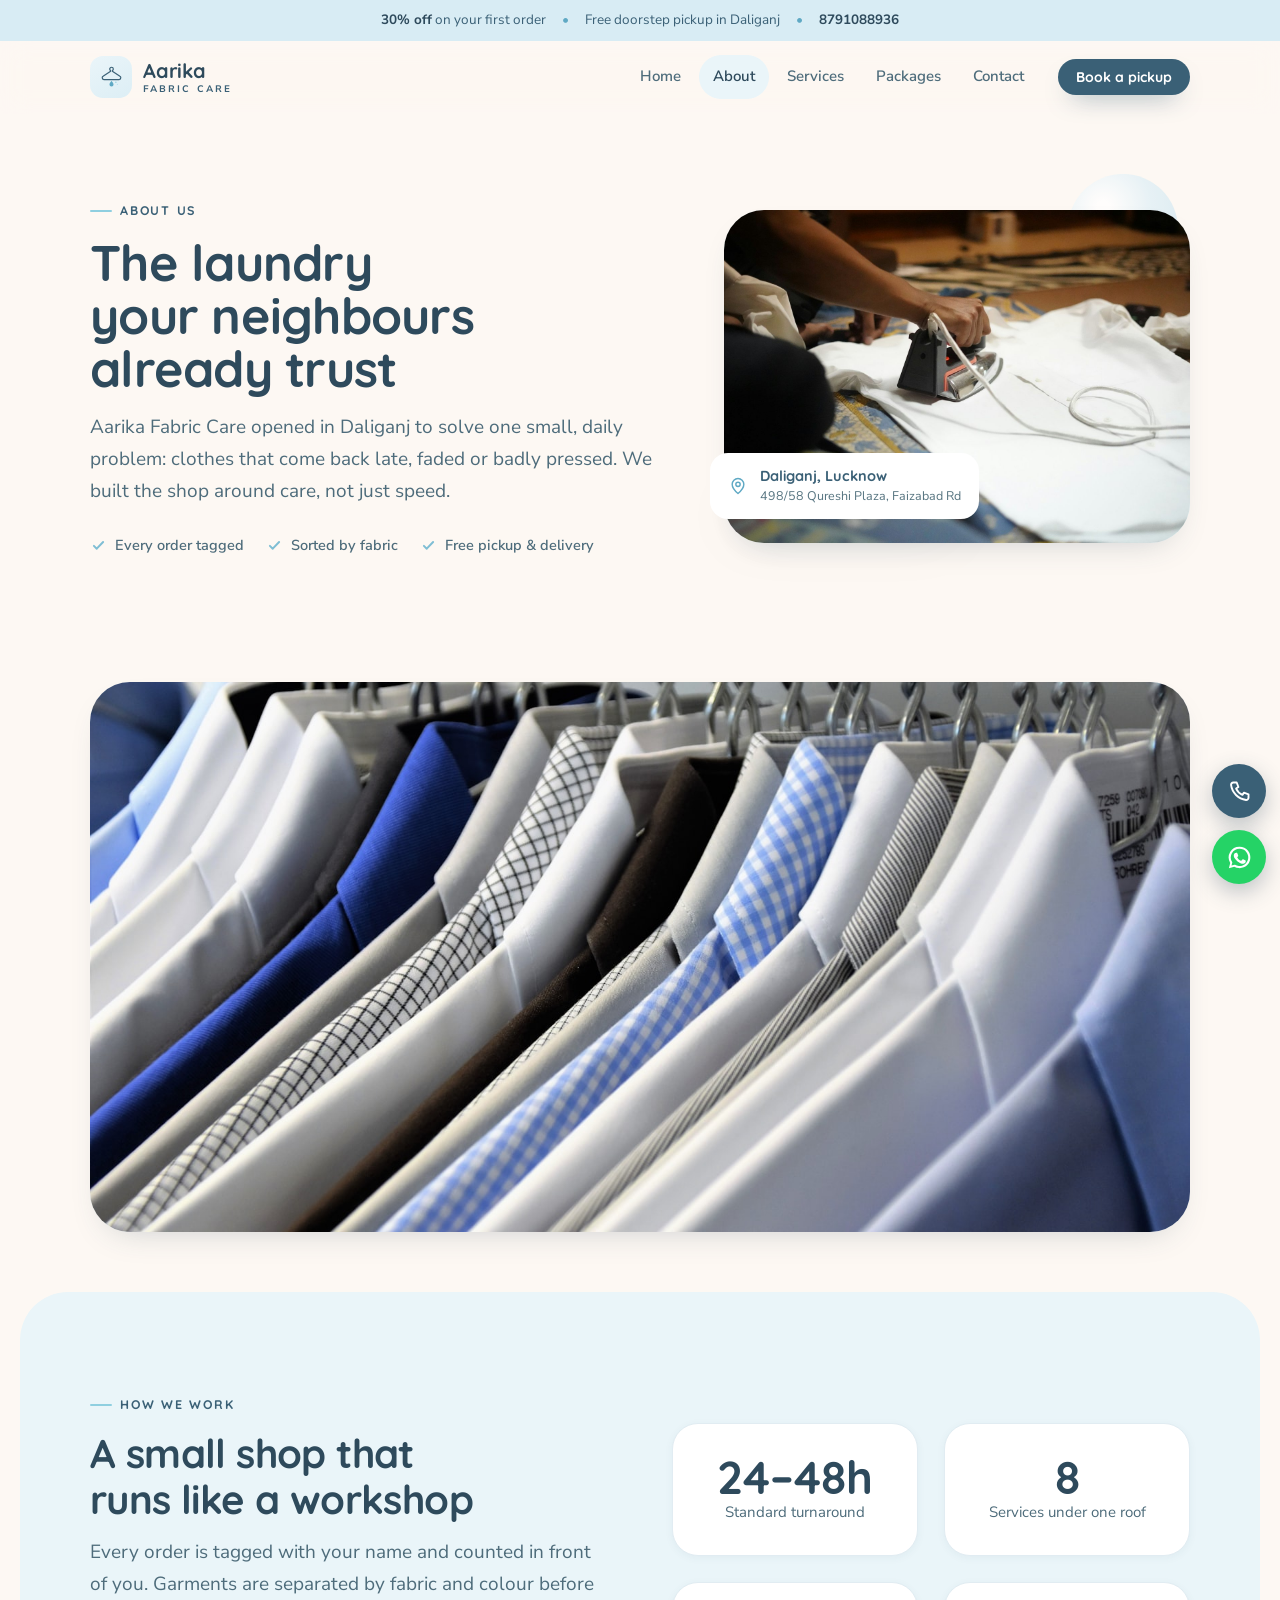
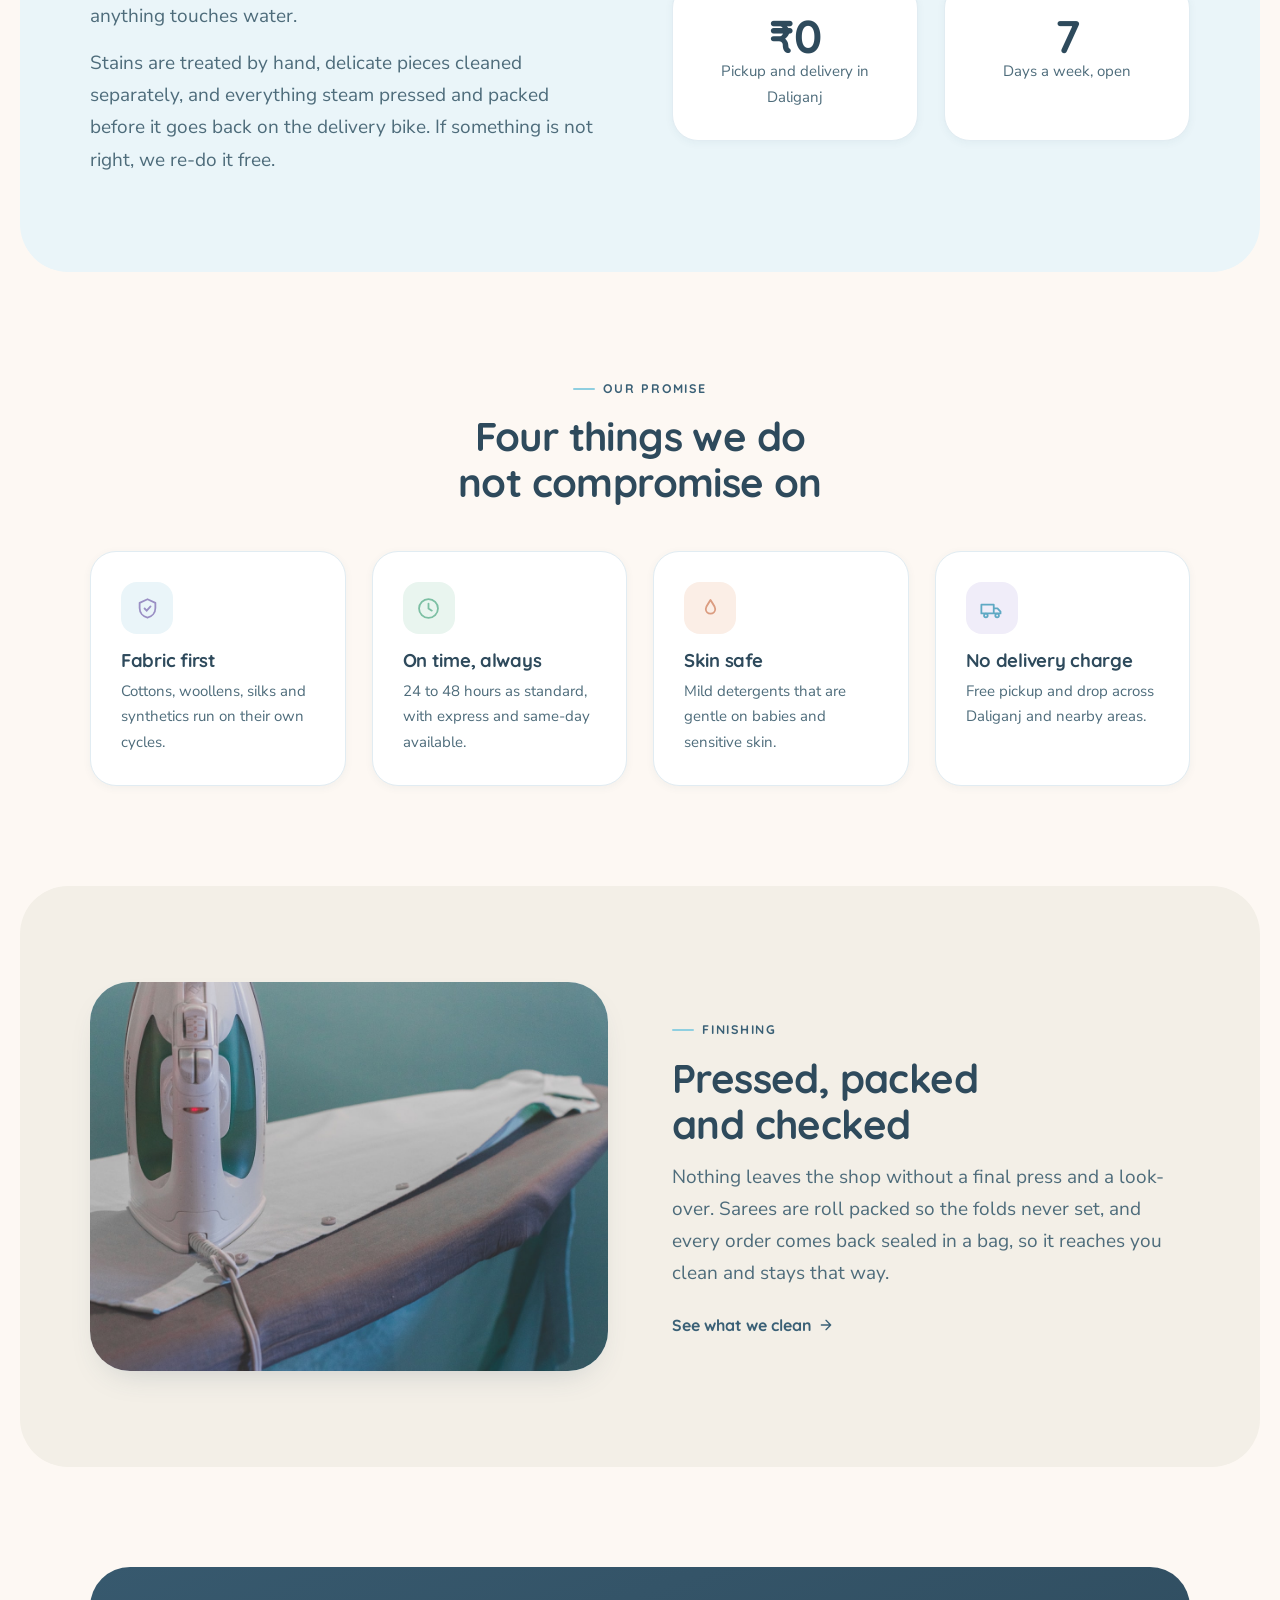
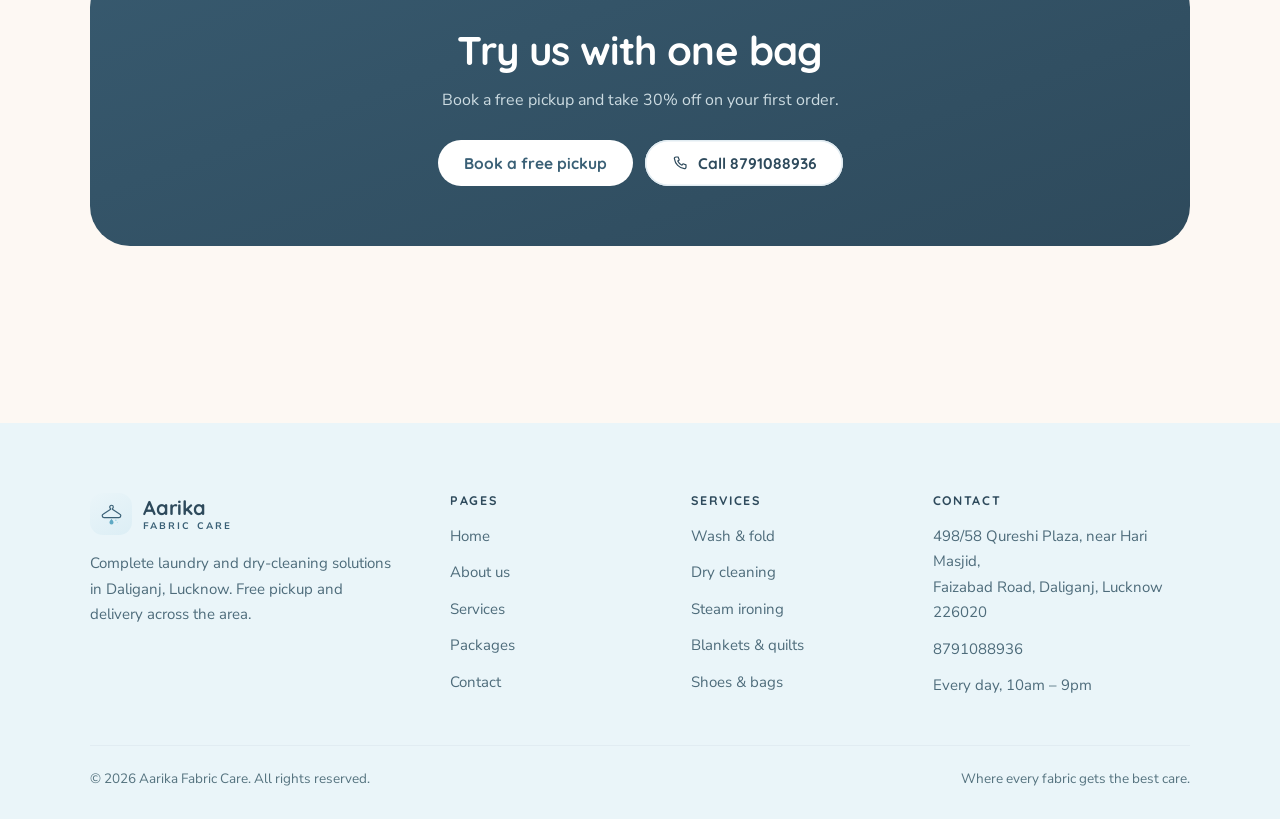
<file: about.html>
<!doctype html>
<html lang="en-IN">
<head>
<meta charset="utf-8">
<meta name="viewport" content="width=device-width, initial-scale=1">
<meta name="theme-color" content="#FDF8F3">

<title>About Aarika Fabric Care | Laundry Shop in Daliganj, Lucknow</title>
<meta name="description" content="A laundry and dry-cleaning shop in Daliganj, Lucknow. Tagged orders, fabric-wise washing, hand stain treatment and free pickup and delivery.">
<link rel="canonical" href="https://aarikafabriccare.com/about">

<meta property="og:type" content="website">
<meta property="og:site_name" content="Aarika Fabric Care">
<meta property="og:title" content="About Aarika Fabric Care | Laundry Shop in Daliganj, Lucknow">
<meta property="og:description" content="A laundry and dry-cleaning shop in Daliganj, Lucknow. Tagged orders, fabric-wise washing, hand stain treatment and free pickup and delivery.">
<meta property="og:url" content="https://aarikafabriccare.com/about">
<meta property="og:image" content="https://aarikafabriccare.com/assets/img/hero.jpg">
<meta property="og:locale" content="en_IN">
<meta name="twitter:card" content="summary_large_image">
<meta name="twitter:title" content="About Aarika Fabric Care | Laundry Shop in Daliganj, Lucknow">
<meta name="twitter:description" content="A laundry and dry-cleaning shop in Daliganj, Lucknow. Tagged orders, fabric-wise washing, hand stain treatment and free pickup and delivery.">
<meta name="twitter:image" content="https://aarikafabriccare.com/assets/img/hero.jpg">

<link rel="icon" href="assets/img/favicon.svg" type="image/svg+xml">
<link rel="apple-touch-icon" href="assets/img/logo-full.png">

<link rel="preconnect" href="https://fonts.googleapis.com">
<link rel="preconnect" href="https://fonts.gstatic.com" crossorigin>
<link href="https://fonts.googleapis.com/css2?family=Quicksand:wght@500;600;700&family=Nunito+Sans:opsz,wght@6..12,400;6..12,600;6..12,700&display=swap" rel="stylesheet">

<script>
(function(d){
  d.documentElement.classList.add("js");
  setTimeout(function(){
    if (!d.documentElement.classList.contains("reveal-ready")) {
      d.documentElement.classList.add("no-reveal");
    }
  }, 2500);
})(document);
</script>
<link rel="stylesheet" href="css/style.css">
<script type="application/ld+json">
{
  "@context": "https://schema.org",
  "@type": "BreadcrumbList",
  "itemListElement": [
    {
      "@type": "ListItem",
      "position": 1,
      "name": "Home",
      "item": "https://aarikafabriccare.com/"
    },
    {
      "@type": "ListItem",
      "position": 2,
      "name": "About us",
      "item": "https://aarikafabriccare.com/about"
    }
  ]
}
</script>
</head>
<body>
<a class="sr-only" href="#main">Skip to content</a>

<div class="promo">
  <div class="wrap">
    <span><b>30% off</b> on your first order</span>
    <span class="dot hide-xs">•</span>
    <span class="hide-xs">Free doorstep pickup in Daliganj</span>
    <span class="dot">•</span>
    <a href="tel:+918791088936">8791088936</a>
  </div>
</div>

<header class="site-header">
  <div class="wrap">
    <nav class="nav" aria-label="Main">
      <a class="brand" href="/">
        <span class="brand-mark"><svg viewBox="0 0 32 32" fill="none" aria-hidden="true"><path d="M16 4.2c-1.3 0-2.3 1-2.3 2.3 0 .9.5 1.6 1.2 2v.9L5.2 15.6c-.7.4-1.1 1.1-1.1 1.9v.2c0 1.2 1 2.2 2.2 2.2h19.4c1.2 0 2.2-1 2.2-2.2v-.2c0-.8-.4-1.5-1.1-1.9l-9.7-6.2v-.9c.7-.4 1.2-1.1 1.2-2 0-1.3-1-2.3-2.3-2.3Z" stroke="#3A6076" stroke-width="1.5" stroke-linejoin="round"/><path d="M16 21.4c.9 1.6 2.6 3.1 2.6 4.7a2.6 2.6 0 1 1-5.2 0c0-1.6 1.7-3.1 2.6-4.7Z" fill="#5FA9C4"/><circle cx="21.6" cy="23.4" r=".9" fill="#8FCFE0"/><circle cx="23.4" cy="26" r=".6" fill="#8FCFE0"/></svg></span>
        <span class="brand-text">
          <span class="brand-name">Aarika</span>
          <span class="brand-sub">FABRIC CARE</span>
        </span>
      </a>

      <div class="nav-links" id="nav-links">
        <a href="/">Home</a>
        <a href="/about" aria-current="page">About</a>
        <a href="/services">Services</a>
        <a href="/packages">Packages</a>
        <a href="/contact">Contact</a>
      </div>

      <div class="nav-cta">
        <a class="btn btn--primary btn--sm" href="/contact">Book a pickup</a>
        <button class="nav-toggle" type="button" aria-label="Menu" aria-expanded="false" aria-controls="nav-links"><span></span></button>
      </div>
    </nav>
  </div>
</header>

<main id="main">

<section class="hero hero--page">
    <span class="bubble" aria-hidden="true" style="top:60px;right:8%;--bs-base:110px;opacity:0.7;animation-duration:10s"></span>
  <div class="wrap">
    <div class="hero-grid">
      <div>
      <span class="eyebrow" data-reveal>About us</span>
      <h1 class="h-xl" data-reveal data-delay="60">The laundry your neighbours already trust</h1>
      <p class="lede" data-reveal data-delay="120" style="margin-top:16px">Aarika Fabric Care opened in Daliganj to solve one small, daily problem: clothes that come back late, faded or badly pressed. We built the shop around care, not just speed.</p>
        <ul class="hero-points" data-reveal data-delay="180">
          <li><svg viewBox="0 0 24 24" fill="none" aria-hidden="true"><path d="m5.5 12.5 4 4 9-9.5" stroke="#7FBED4" stroke-width="2.8" stroke-linecap="round" stroke-linejoin="round"/></svg>Every order tagged</li>
          <li><svg viewBox="0 0 24 24" fill="none" aria-hidden="true"><path d="m5.5 12.5 4 4 9-9.5" stroke="#7FBED4" stroke-width="2.8" stroke-linecap="round" stroke-linejoin="round"/></svg>Sorted by fabric</li>
          <li><svg viewBox="0 0 24 24" fill="none" aria-hidden="true"><path d="m5.5 12.5 4 4 9-9.5" stroke="#7FBED4" stroke-width="2.8" stroke-linecap="round" stroke-linejoin="round"/></svg>Free pickup &amp; delivery</li>
        </ul>
      </div>

      <div class="hero-media" data-reveal="scale" data-delay="140">
        <div class="photo photo--tall">
          <img src="assets/img/about-hero.jpg" alt="Hands pressing a crisp white shirt with a steam iron" width="1400" height="1000" fetchpriority="high" decoding="async">
        </div>
        <div class="hero-badge hero-badge--note">
          <svg viewBox="0 0 24 24" fill="none" aria-hidden="true"><path d="M12 21s7-5.6 7-11a7 7 0 1 0-14 0c0 5.4 7 11 7 11Z" stroke="#5FA9C4" stroke-width="1.7" stroke-linejoin="round"/><circle cx="12" cy="10" r="2.6" stroke="#5FA9C4" stroke-width="1.7"/></svg>
          <span><span class="k">Daliganj, Lucknow</span><span class="s">498/58 Qureshi Plaza, Faizabad Rd</span></span>
        </div>
      </div>
    </div>
  </div>
</section>
<section class="section--tight hide-phone">
  <div class="wrap">
    <div class="photo photo--wide" data-reveal="scale">
      <img src="assets/img/hangers.jpg" alt="A rail of freshly pressed shirts ready for collection" width="1600" height="800" loading="lazy" decoding="async">
    </div>
  </div>
</section>

<section class="panel panel--blue section">
  <div class="wrap">
    <div class="split">
      <div data-reveal="left">
        <span class="eyebrow">How we work</span>
        <h2 class="h-lg">A small shop that runs like a workshop</h2>
        <p class="lede" style="margin-top:14px">Every order is tagged with your name and counted in front of you. Garments are separated by fabric and colour before anything touches water.</p>
        <p class="lede" style="margin-top:14px">Stains are treated by hand, delicate pieces cleaned separately, and everything steam pressed and packed before it goes back on the delivery bike. If something is not right, we re-do it free.</p>
      </div>
      <div class="grid grid--2" data-reveal-group data-reveal="right">
        <div class="card center" data-reveal><div class="plan-price">24&ndash;48h</div><p class="small muted">Standard turnaround</p></div>
        <div class="card center" data-reveal><div class="plan-price">8</div><p class="small muted">Services under one roof</p></div>
        <div class="card center" data-reveal><div class="plan-price">₹0</div><p class="small muted">Pickup and delivery in Daliganj</p></div>
        <div class="card center" data-reveal><div class="plan-price">7</div><p class="small muted">Days a week, open</p></div>
      </div>
    </div>
  </div>
</section>

<section class="section">
  <div class="wrap">
    <div class="section-head section-head--center">
      <span class="eyebrow" data-reveal>Our promise</span>
      <h2 class="h-lg" data-reveal>Four things we do not compromise on</h2>
    </div>
    <div class="grid grid--4 duo" data-reveal-group>
      <article class="card" data-reveal><span class="icon-badge"><svg viewBox="0 0 24 24" fill="none" aria-hidden="true"><path d="M12 3.8 5 7v4.6c0 4.2 3 7.6 7 8.6 4-1 7-4.4 7-8.6V7l-7-3.2Z" stroke="#9A8FC4" stroke-width="1.6" stroke-linejoin="round"/><path d="m9.4 12 1.9 1.9 3.4-3.8" stroke="#9A8FC4" stroke-width="1.6" stroke-linecap="round"/></svg></span><h3>Fabric first</h3><p>Cottons, woollens, silks and synthetics run on their own cycles.</p></article>
      <article class="card" data-reveal><span class="icon-badge icon-badge--green"><svg viewBox="0 0 24 24" fill="none" aria-hidden="true"><circle cx="12" cy="12" r="8.4" stroke="#7CBFA3" stroke-width="1.6"/><path d="M12 7.6V12l3 1.9" stroke="#7CBFA3" stroke-width="1.6" stroke-linecap="round"/></svg></span><h3>On time, always</h3><p>24 to 48 hours as standard, with express and same-day available.</p></article>
      <article class="card" data-reveal><span class="icon-badge icon-badge--peach"><svg viewBox="0 0 24 24" fill="none" aria-hidden="true"><path d="M12 4.4c1.3 2.8 4.2 5.3 4.2 8a4.2 4.2 0 1 1-8.4 0c0-2.7 2.9-5.2 4.2-8Z" stroke="#DB9C80" stroke-width="1.6" stroke-linejoin="round"/></svg></span><h3>Skin safe</h3><p>Mild detergents that are gentle on babies and sensitive skin.</p></article>
      <article class="card" data-reveal><span class="icon-badge icon-badge--lilac"><svg viewBox="0 0 24 24" fill="none" aria-hidden="true"><path d="M3 16.4h11V8.6H3v7.8Zm11-4.6h3.3l2.7 2.9v1.7H14v-4.6Z" stroke="#5FA9C4" stroke-width="1.6" stroke-linejoin="round"/><circle cx="7" cy="18.2" r="1.6" stroke="#5FA9C4" stroke-width="1.6"/><circle cx="17" cy="18.2" r="1.6" stroke="#5FA9C4" stroke-width="1.6"/></svg></span><h3>No delivery charge</h3><p>Free pickup and drop across Daliganj and nearby areas.</p></article>
    </div>
  </div>
</section>

<section class="panel panel--sand section">
  <div class="wrap">
    <div class="split">
      <div class="photo photo--square" data-reveal="left">
        <img src="assets/img/steam-iron.jpg" alt="A steam iron pressing a freshly washed shirt" width="1200" height="900" loading="lazy" decoding="async">
      </div>
      <div data-reveal="right">
        <span class="eyebrow">Finishing</span>
        <h2 class="h-lg">Pressed, packed and checked</h2>
        <p class="lede" style="margin-top:14px">Nothing leaves the shop without a final press and a look-over. Sarees are roll packed so the folds never set, and every order comes back sealed in a bag, so it reaches you clean and stays that way.</p>
        <p style="margin-top:22px"><a class="link-arrow" href="/services">See what we clean <svg viewBox="0 0 24 24" fill="none" aria-hidden="true"><path d="M5 12h14M12 5l7 7-7 7" stroke="currentColor" stroke-width="2" stroke-linecap="round" stroke-linejoin="round"/></svg></a></p>
      </div>
    </div>
  </div>
</section>

<section class="section">
  <div class="wrap">
    <div class="cta-band" data-reveal="scale">
      <h2 class="h-lg">Try us with one bag</h2>
      <p>Book a free pickup and take 30% off on your first order.</p>
      <div class="btn-row">
        <a class="btn btn--light" href="/contact">Book a free pickup</a>
        <a class="btn btn--ghost" href="tel:+918791088936"><svg viewBox="0 0 24 24" fill="none" aria-hidden="true"><path d="M6.5 4h3l1.5 4-2 1.4a11 11 0 0 0 5.6 5.6L16 13l4 1.5v3a2 2 0 0 1-2.2 2A15.5 15.5 0 0 1 4.5 6.2 2 2 0 0 1 6.5 4Z" stroke="currentColor" stroke-width="1.6" stroke-linejoin="round"/></svg> Call 8791088936</a>
      </div>
    </div>
  </div>
</section>

</main>

<footer class="site-footer">
  <div class="wrap">
    <div class="footer-grid" data-reveal-group>
      <div data-reveal>
        <a class="brand" href="/">
          <span class="brand-mark"><svg viewBox="0 0 32 32" fill="none" aria-hidden="true"><path d="M16 4.2c-1.3 0-2.3 1-2.3 2.3 0 .9.5 1.6 1.2 2v.9L5.2 15.6c-.7.4-1.1 1.1-1.1 1.9v.2c0 1.2 1 2.2 2.2 2.2h19.4c1.2 0 2.2-1 2.2-2.2v-.2c0-.8-.4-1.5-1.1-1.9l-9.7-6.2v-.9c.7-.4 1.2-1.1 1.2-2 0-1.3-1-2.3-2.3-2.3Z" stroke="#3A6076" stroke-width="1.5" stroke-linejoin="round"/><path d="M16 21.4c.9 1.6 2.6 3.1 2.6 4.7a2.6 2.6 0 1 1-5.2 0c0-1.6 1.7-3.1 2.6-4.7Z" fill="#5FA9C4"/><circle cx="21.6" cy="23.4" r=".9" fill="#8FCFE0"/><circle cx="23.4" cy="26" r=".6" fill="#8FCFE0"/></svg></span>
          <span class="brand-text">
            <span class="brand-name">Aarika</span>
            <span class="brand-sub">FABRIC CARE</span>
          </span>
        </a>
        <p class="footer-blurb">Complete laundry and dry-cleaning solutions in Daliganj, Lucknow. Free pickup and delivery across the area.</p>
      </div>

      <nav data-reveal aria-label="Pages">
        <h3>Pages</h3>
        <ul>
          <li><a href="/">Home</a></li>
          <li><a href="/about">About us</a></li>
          <li><a href="/services">Services</a></li>
          <li><a href="/packages">Packages</a></li>
          <li><a href="/contact">Contact</a></li>
        </ul>
      </nav>

      <div data-reveal>
        <h3>Services</h3>
        <ul>
          <li><a href="/services">Wash &amp; fold</a></li>
          <li><a href="/services">Dry cleaning</a></li>
          <li><a href="/services">Steam ironing</a></li>
          <li><a href="/services">Blankets &amp; quilts</a></li>
          <li><a href="/services">Shoes &amp; bags</a></li>
        </ul>
      </div>

      <div data-reveal>
        <h3>Contact</h3>
        <ul>
          <li>498/58 Qureshi Plaza, near Hari Masjid,<br>Faizabad Road, Daliganj, Lucknow 226020</li>
          <li><a href="tel:+918791088936">8791088936</a></li>
          <li>Every day, 10am – 9pm</li>
        </ul>
      </div>
    </div>

    <div class="footer-bottom">
      <span>© <span class="js-year">2026</span> Aarika Fabric Care. All rights reserved.</span>
      <span>Where every fabric gets the best care.</span>
    </div>
  </div>
</footer>

<div class="fab">
  <a class="fab-btn fab-call" href="tel:+918791088936" aria-label="Call Aarika Fabric Care on 8791088936">
    <svg viewBox="0 0 24 24" fill="none" aria-hidden="true"><path d="M6.5 4h3l1.5 4-2 1.4a11 11 0 0 0 5.6 5.6L16 13l4 1.5v3a2 2 0 0 1-2.2 2A15.5 15.5 0 0 1 4.5 6.2 2 2 0 0 1 6.5 4Z" stroke="#fff" stroke-width="1.7" stroke-linejoin="round"/></svg>
  </a>
  <a class="fab-btn fab-wa" href="https://wa.me/918791088936?text=Hi%2C%20I%20want%20services." data-wa="https://wa.me/918791088936?text=Hi%2C%20I%20want%20services." target="_blank" rel="noopener"
     aria-label="Message us on WhatsApp. Your location is shared only if you allow it.">
    <svg viewBox="0 0 32 32" fill="#fff" aria-hidden="true"><path d="M16 3.2A12.7 12.7 0 0 0 5 22.4L3.4 28.6l6.4-1.7A12.7 12.7 0 1 0 16 3.2Zm0 2.4a10.3 10.3 0 1 1-5.3 19.1l-.4-.2-3.8 1 1-3.7-.2-.4A10.3 10.3 0 0 1 16 5.6Zm-4.7 5c-.2 0-.6.1-.9.4-.3.4-1.2 1.2-1.2 2.8s1.3 3.2 1.4 3.4c.2.2 2.4 3.8 5.9 5.2 2.9 1.1 3.5.9 4.2.9.7-.1 2.2-.9 2.5-1.8.3-.9.3-1.6.2-1.8-.1-.2-.3-.2-.7-.4l-2.4-1.2c-.3-.1-.6-.2-.8.2l-1.1 1.4c-.2.2-.4.3-.8.1a8.4 8.4 0 0 1-2.5-1.5 9.3 9.3 0 0 1-1.7-2.2c-.2-.3 0-.5.1-.7l.6-.7c.2-.2.2-.4.3-.6.1-.2 0-.5 0-.7l-1-2.4c-.3-.6-.5-.5-.7-.5h-.6Z"/></svg>
  </a>
</div>

<div class="callbar" aria-label="Quick contact">
  <a class="btn btn--primary" href="tel:+918791088936"><svg viewBox="0 0 24 24" fill="none" aria-hidden="true"><path d="M6.5 4h3l1.5 4-2 1.4a11 11 0 0 0 5.6 5.6L16 13l4 1.5v3a2 2 0 0 1-2.2 2A15.5 15.5 0 0 1 4.5 6.2 2 2 0 0 1 6.5 4Z" stroke="currentColor" stroke-width="1.6" stroke-linejoin="round"/></svg> Call now</a>
  <a class="btn btn--ghost" href="/contact">Book pickup</a>
</div>

<script src="js/main.js" defer></script>
</body>
</html>
</file>
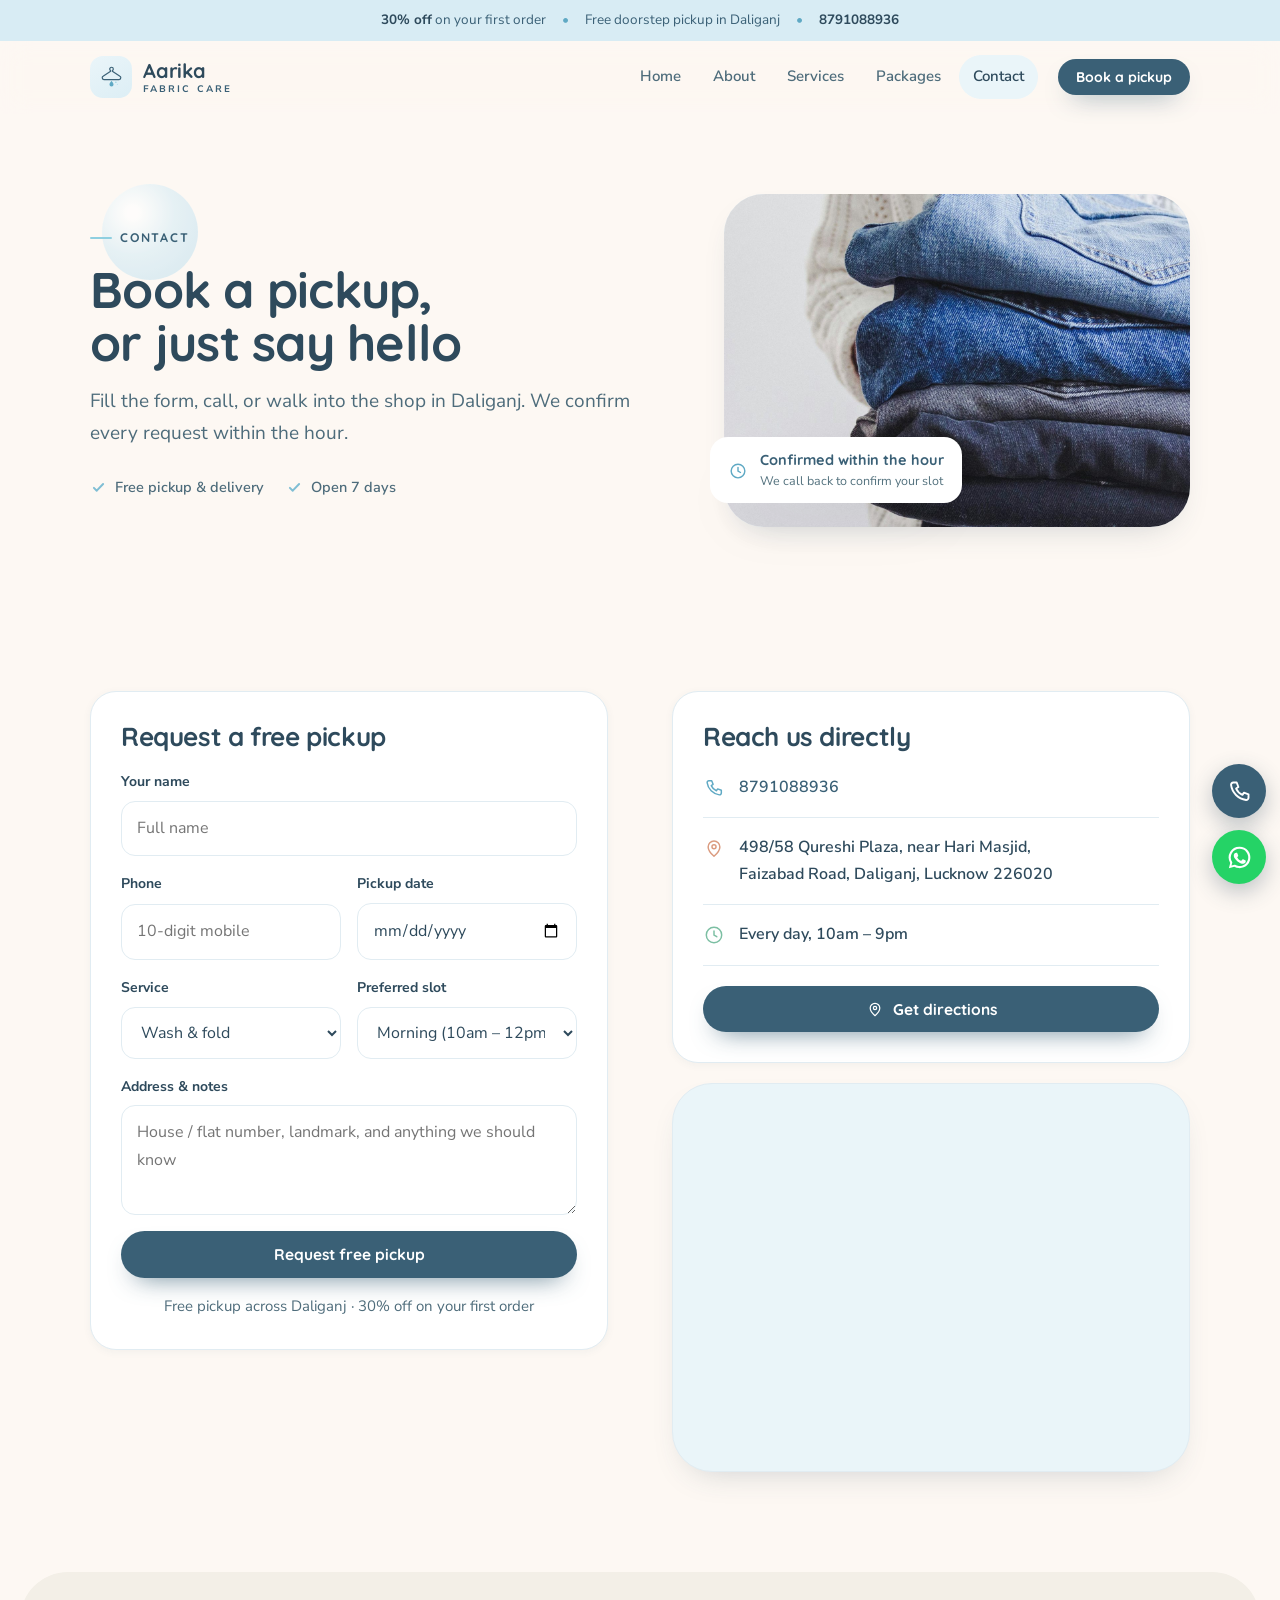
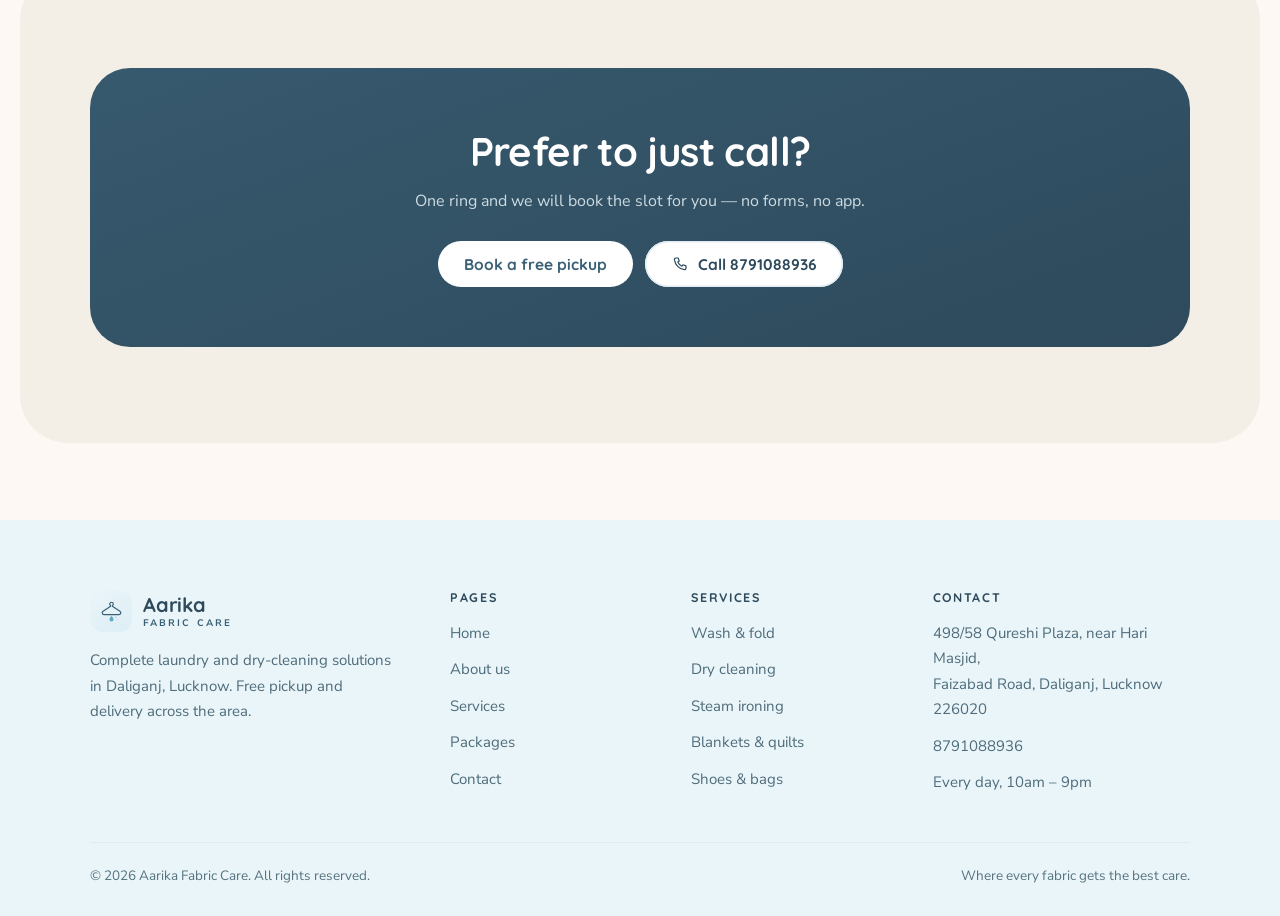
<file: contact.html>
<!doctype html>
<html lang="en-IN">
<head>
<meta charset="utf-8">
<meta name="viewport" content="width=device-width, initial-scale=1">
<meta name="theme-color" content="#FDF8F3">

<title>Book a Pickup | Aarika Fabric Care, Daliganj Lucknow</title>
<meta name="description" content="Book a free laundry pickup in Daliganj, Lucknow. Fill the form, call 8791088936 or visit the shop at Qureshi Plaza. We confirm every request within the hour.">
<link rel="canonical" href="https://aarikafabriccare.com/contact">

<meta property="og:type" content="website">
<meta property="og:site_name" content="Aarika Fabric Care">
<meta property="og:title" content="Book a Pickup | Aarika Fabric Care, Daliganj Lucknow">
<meta property="og:description" content="Book a free laundry pickup in Daliganj, Lucknow. Fill the form, call 8791088936 or visit the shop at Qureshi Plaza. We confirm every request within the hour.">
<meta property="og:url" content="https://aarikafabriccare.com/contact">
<meta property="og:image" content="https://aarikafabriccare.com/assets/img/hero.jpg">
<meta property="og:locale" content="en_IN">
<meta name="twitter:card" content="summary_large_image">
<meta name="twitter:title" content="Book a Pickup | Aarika Fabric Care, Daliganj Lucknow">
<meta name="twitter:description" content="Book a free laundry pickup in Daliganj, Lucknow. Fill the form, call 8791088936 or visit the shop at Qureshi Plaza. We confirm every request within the hour.">
<meta name="twitter:image" content="https://aarikafabriccare.com/assets/img/hero.jpg">

<link rel="icon" href="assets/img/favicon.svg" type="image/svg+xml">
<link rel="apple-touch-icon" href="assets/img/logo-full.png">

<link rel="preconnect" href="https://fonts.googleapis.com">
<link rel="preconnect" href="https://fonts.gstatic.com" crossorigin>
<link href="https://fonts.googleapis.com/css2?family=Quicksand:wght@500;600;700&family=Nunito+Sans:opsz,wght@6..12,400;6..12,600;6..12,700&display=swap" rel="stylesheet">

<script>
(function(d){
  d.documentElement.classList.add("js");
  setTimeout(function(){
    if (!d.documentElement.classList.contains("reveal-ready")) {
      d.documentElement.classList.add("no-reveal");
    }
  }, 2500);
})(document);
</script>
<link rel="stylesheet" href="css/style.css">
<script type="application/ld+json">
{
  "@context": "https://schema.org",
  "@type": "BreadcrumbList",
  "itemListElement": [
    {
      "@type": "ListItem",
      "position": 1,
      "name": "Home",
      "item": "https://aarikafabriccare.com/"
    },
    {
      "@type": "ListItem",
      "position": 2,
      "name": "Book a pickup",
      "item": "https://aarikafabriccare.com/contact"
    }
  ]
}
</script>
</head>
<body>
<a class="sr-only" href="#main">Skip to content</a>

<div class="promo">
  <div class="wrap">
    <span><b>30% off</b> on your first order</span>
    <span class="dot hide-xs">•</span>
    <span class="hide-xs">Free doorstep pickup in Daliganj</span>
    <span class="dot">•</span>
    <a href="tel:+918791088936">8791088936</a>
  </div>
</div>

<header class="site-header">
  <div class="wrap">
    <nav class="nav" aria-label="Main">
      <a class="brand" href="/">
        <span class="brand-mark"><svg viewBox="0 0 32 32" fill="none" aria-hidden="true"><path d="M16 4.2c-1.3 0-2.3 1-2.3 2.3 0 .9.5 1.6 1.2 2v.9L5.2 15.6c-.7.4-1.1 1.1-1.1 1.9v.2c0 1.2 1 2.2 2.2 2.2h19.4c1.2 0 2.2-1 2.2-2.2v-.2c0-.8-.4-1.5-1.1-1.9l-9.7-6.2v-.9c.7-.4 1.2-1.1 1.2-2 0-1.3-1-2.3-2.3-2.3Z" stroke="#3A6076" stroke-width="1.5" stroke-linejoin="round"/><path d="M16 21.4c.9 1.6 2.6 3.1 2.6 4.7a2.6 2.6 0 1 1-5.2 0c0-1.6 1.7-3.1 2.6-4.7Z" fill="#5FA9C4"/><circle cx="21.6" cy="23.4" r=".9" fill="#8FCFE0"/><circle cx="23.4" cy="26" r=".6" fill="#8FCFE0"/></svg></span>
        <span class="brand-text">
          <span class="brand-name">Aarika</span>
          <span class="brand-sub">FABRIC CARE</span>
        </span>
      </a>

      <div class="nav-links" id="nav-links">
        <a href="/">Home</a>
        <a href="/about">About</a>
        <a href="/services">Services</a>
        <a href="/packages">Packages</a>
        <a href="/contact" aria-current="page">Contact</a>
      </div>

      <div class="nav-cta">
        <a class="btn btn--primary btn--sm" href="/contact">Book a pickup</a>
        <button class="nav-toggle" type="button" aria-label="Menu" aria-expanded="false" aria-controls="nav-links"><span></span></button>
      </div>
    </nav>
  </div>
</header>

<main id="main">

<section class="hero hero--page">
    <span class="bubble" aria-hidden="true" style="top:70px;left:8%;--bs-base:96px;opacity:0.7;animation-duration:10s"></span>
  <div class="wrap">
    <div class="hero-grid">
      <div>
      <span class="eyebrow" data-reveal>Contact</span>
      <h1 class="h-xl" data-reveal data-delay="60">Book a pickup, or just say hello</h1>
      <p class="lede" data-reveal data-delay="120" style="margin-top:16px">Fill the form, call, or walk into the shop in Daliganj. We confirm every request within the hour.</p>
        <ul class="hero-points" data-reveal data-delay="180">
          <li><svg viewBox="0 0 24 24" fill="none" aria-hidden="true"><path d="m5.5 12.5 4 4 9-9.5" stroke="#7FBED4" stroke-width="2.8" stroke-linecap="round" stroke-linejoin="round"/></svg>Free pickup &amp; delivery</li>
          <li><svg viewBox="0 0 24 24" fill="none" aria-hidden="true"><path d="m5.5 12.5 4 4 9-9.5" stroke="#7FBED4" stroke-width="2.8" stroke-linecap="round" stroke-linejoin="round"/></svg>Open 7 days</li>
        </ul>
      </div>

      <div class="hero-media" data-reveal="scale" data-delay="140">
        <div class="photo photo--tall">
          <img src="assets/img/contact-hero.jpg" alt="Clean, neatly folded clothes being carried back to a customer" width="1400" height="1000" fetchpriority="high" decoding="async">
        </div>
        <div class="hero-badge hero-badge--note">
          <svg viewBox="0 0 24 24" fill="none" aria-hidden="true"><circle cx="12" cy="12" r="8.2" stroke="#5FA9C4" stroke-width="1.7"/><path d="M12 7.6V12l3 1.8" stroke="#5FA9C4" stroke-width="1.7" stroke-linecap="round"/></svg>
          <span><span class="k">Confirmed within the hour</span><span class="s">We call back to confirm your slot</span></span>
        </div>
      </div>
    </div>
  </div>
</section>
<section class="section">
  <div class="wrap">
    <div class="split" style="align-items:start">
      <div class="card" data-reveal="left" style="position:relative">
        <h2 class="h-md" style="margin-bottom:18px">Request a free pickup</h2>

<form id="pickup-form" class="form-grid" action="/send.php" method="post" novalidate>
  <!-- Spam trap: hidden from people, irresistible to bots -->
  <div class="hp" aria-hidden="true">
    <label for="company">Company</label>
    <input type="text" id="company" name="company" tabindex="-1" autocomplete="off">
  </div>

  <div class="field">
    <label for="name">Your name</label>
    <input type="text" id="name" name="name" placeholder="Full name" autocomplete="name" required>
  </div>

  <div class="field-row">
    <div class="field">
      <label for="phone">Phone</label>
      <input type="tel" id="phone" name="phone" placeholder="10-digit mobile" autocomplete="tel" inputmode="numeric" required>
    </div>
    <div class="field">
      <label for="date">Pickup date</label>
      <input type="date" id="date" name="date">
    </div>
  </div>

  <div class="field-row">
    <div class="field">
      <label for="service">Service</label>
      <select id="service" name="service">
        <option>Wash & fold</option>
        <option>Dry cleaning</option>
        <option>Steam ironing</option>
        <option>Organic wash</option>
        <option>Blankets & quilts</option>
        <option>Saree care</option>
        <option>Shoes & bags</option>
        <option>Sofa & carpet</option>
      </select>
    </div>
    <div class="field">
      <label for="slot">Preferred slot</label>
      <select id="slot" name="slot">
        <option>Morning (10am – 12pm)</option>
        <option>Afternoon (12pm – 4pm)</option>
        <option>Evening (4pm – 8pm)</option>
      </select>
    </div>
  </div>

  <div class="field">
    <label for="note">Address &amp; notes</label>
    <textarea id="note" name="note" rows="3" placeholder="House / flat number, landmark, and anything we should know"></textarea>
  </div>

  <button class="btn btn--primary btn--block" type="submit">Request free pickup</button>
  <p class="form-msg" id="form-msg" role="status"></p>
  <p class="form-note">Free pickup across Daliganj · 30% off on your first order</p>
</form>
      </div>

      <div data-reveal="right">
        <div class="card">
          <h2 class="h-md" style="margin-bottom:6px">Reach us directly</h2>
          <div class="contact-line">
            <span style="color:#5FA9C4"><svg viewBox="0 0 24 24" fill="none" aria-hidden="true"><path d="M6.5 4h3l1.5 4-2 1.4a11 11 0 0 0 5.6 5.6L16 13l4 1.5v3a2 2 0 0 1-2.2 2A15.5 15.5 0 0 1 4.5 6.2 2 2 0 0 1 6.5 4Z" stroke="currentColor" stroke-width="1.6" stroke-linejoin="round"/></svg></span>
            <span><span class="k">Call</span><span class="v"><a href="tel:+918791088936">8791088936</a></span></span>
          </div>
          <div class="contact-line">
            <span style="color:#DB9C80"><svg viewBox="0 0 24 24" fill="none" aria-hidden="true"><path d="M12 21s6.4-5.6 6.4-10.2A6.4 6.4 0 0 0 5.6 10.8C5.6 15.4 12 21 12 21Z" stroke="currentColor" stroke-width="1.6" stroke-linejoin="round"/><circle cx="12" cy="10.6" r="2.2" stroke="currentColor" stroke-width="1.6"/></svg></span>
            <span><span class="k">Store</span><span class="v">498/58 Qureshi Plaza, near Hari Masjid,<br>Faizabad Road, Daliganj, Lucknow 226020</span></span>
          </div>
          <div class="contact-line">
            <span style="color:#7CBFA3"><svg viewBox="0 0 24 24" fill="none" aria-hidden="true"><circle cx="12" cy="12" r="8.4" stroke="currentColor" stroke-width="1.6"/><path d="M12 7.6V12l3 1.9" stroke="currentColor" stroke-width="1.6" stroke-linecap="round"/></svg></span>
            <span><span class="k">Open</span><span class="v">Every day, 10am – 9pm</span></span>
          </div>
          <a class="btn btn--primary btn--block" style="margin-top:20px" href="https://www.google.com/maps/search/?api=1&amp;query=26.8719484%2C80.9309806" target="_blank" rel="noopener"><svg viewBox="0 0 24 24" fill="none" aria-hidden="true"><path d="M12 21s6.4-5.6 6.4-10.2A6.4 6.4 0 0 0 5.6 10.8C5.6 15.4 12 21 12 21Z" stroke="currentColor" stroke-width="1.6" stroke-linejoin="round"/><circle cx="12" cy="10.6" r="2.2" stroke="currentColor" stroke-width="1.6"/></svg> Get directions</a>
        </div>

        <div class="map-frame" style="margin-top:20px">
          <iframe title="Map showing Aarika Fabric Care in Daliganj, Lucknow" src="https://maps.google.com/maps?q=26.8719484%2C80.9309806&amp;z=17&amp;output=embed" loading="lazy" referrerpolicy="no-referrer-when-downgrade"></iframe>
        </div>
      </div>
    </div>
  </div>
</section>

<section class="panel panel--sand section">
  <div class="wrap">
    <div class="cta-band" data-reveal="scale">
      <h2 class="h-lg">Prefer to just call?</h2>
      <p>One ring and we will book the slot for you — no forms, no app.</p>
      <div class="btn-row">
        <a class="btn btn--light" href="/contact">Book a free pickup</a>
        <a class="btn btn--ghost" href="tel:+918791088936"><svg viewBox="0 0 24 24" fill="none" aria-hidden="true"><path d="M6.5 4h3l1.5 4-2 1.4a11 11 0 0 0 5.6 5.6L16 13l4 1.5v3a2 2 0 0 1-2.2 2A15.5 15.5 0 0 1 4.5 6.2 2 2 0 0 1 6.5 4Z" stroke="currentColor" stroke-width="1.6" stroke-linejoin="round"/></svg> Call 8791088936</a>
      </div>
    </div>
  </div>
</section>

</main>

<footer class="site-footer">
  <div class="wrap">
    <div class="footer-grid" data-reveal-group>
      <div data-reveal>
        <a class="brand" href="/">
          <span class="brand-mark"><svg viewBox="0 0 32 32" fill="none" aria-hidden="true"><path d="M16 4.2c-1.3 0-2.3 1-2.3 2.3 0 .9.5 1.6 1.2 2v.9L5.2 15.6c-.7.4-1.1 1.1-1.1 1.9v.2c0 1.2 1 2.2 2.2 2.2h19.4c1.2 0 2.2-1 2.2-2.2v-.2c0-.8-.4-1.5-1.1-1.9l-9.7-6.2v-.9c.7-.4 1.2-1.1 1.2-2 0-1.3-1-2.3-2.3-2.3Z" stroke="#3A6076" stroke-width="1.5" stroke-linejoin="round"/><path d="M16 21.4c.9 1.6 2.6 3.1 2.6 4.7a2.6 2.6 0 1 1-5.2 0c0-1.6 1.7-3.1 2.6-4.7Z" fill="#5FA9C4"/><circle cx="21.6" cy="23.4" r=".9" fill="#8FCFE0"/><circle cx="23.4" cy="26" r=".6" fill="#8FCFE0"/></svg></span>
          <span class="brand-text">
            <span class="brand-name">Aarika</span>
            <span class="brand-sub">FABRIC CARE</span>
          </span>
        </a>
        <p class="footer-blurb">Complete laundry and dry-cleaning solutions in Daliganj, Lucknow. Free pickup and delivery across the area.</p>
      </div>

      <nav data-reveal aria-label="Pages">
        <h3>Pages</h3>
        <ul>
          <li><a href="/">Home</a></li>
          <li><a href="/about">About us</a></li>
          <li><a href="/services">Services</a></li>
          <li><a href="/packages">Packages</a></li>
          <li><a href="/contact">Contact</a></li>
        </ul>
      </nav>

      <div data-reveal>
        <h3>Services</h3>
        <ul>
          <li><a href="/services">Wash &amp; fold</a></li>
          <li><a href="/services">Dry cleaning</a></li>
          <li><a href="/services">Steam ironing</a></li>
          <li><a href="/services">Blankets &amp; quilts</a></li>
          <li><a href="/services">Shoes &amp; bags</a></li>
        </ul>
      </div>

      <div data-reveal>
        <h3>Contact</h3>
        <ul>
          <li>498/58 Qureshi Plaza, near Hari Masjid,<br>Faizabad Road, Daliganj, Lucknow 226020</li>
          <li><a href="tel:+918791088936">8791088936</a></li>
          <li>Every day, 10am – 9pm</li>
        </ul>
      </div>
    </div>

    <div class="footer-bottom">
      <span>© <span class="js-year">2026</span> Aarika Fabric Care. All rights reserved.</span>
      <span>Where every fabric gets the best care.</span>
    </div>
  </div>
</footer>

<div class="fab">
  <a class="fab-btn fab-call" href="tel:+918791088936" aria-label="Call Aarika Fabric Care on 8791088936">
    <svg viewBox="0 0 24 24" fill="none" aria-hidden="true"><path d="M6.5 4h3l1.5 4-2 1.4a11 11 0 0 0 5.6 5.6L16 13l4 1.5v3a2 2 0 0 1-2.2 2A15.5 15.5 0 0 1 4.5 6.2 2 2 0 0 1 6.5 4Z" stroke="#fff" stroke-width="1.7" stroke-linejoin="round"/></svg>
  </a>
  <a class="fab-btn fab-wa" href="https://wa.me/918791088936?text=Hi%2C%20I%20want%20services." data-wa="https://wa.me/918791088936?text=Hi%2C%20I%20want%20services." target="_blank" rel="noopener"
     aria-label="Message us on WhatsApp. Your location is shared only if you allow it.">
    <svg viewBox="0 0 32 32" fill="#fff" aria-hidden="true"><path d="M16 3.2A12.7 12.7 0 0 0 5 22.4L3.4 28.6l6.4-1.7A12.7 12.7 0 1 0 16 3.2Zm0 2.4a10.3 10.3 0 1 1-5.3 19.1l-.4-.2-3.8 1 1-3.7-.2-.4A10.3 10.3 0 0 1 16 5.6Zm-4.7 5c-.2 0-.6.1-.9.4-.3.4-1.2 1.2-1.2 2.8s1.3 3.2 1.4 3.4c.2.2 2.4 3.8 5.9 5.2 2.9 1.1 3.5.9 4.2.9.7-.1 2.2-.9 2.5-1.8.3-.9.3-1.6.2-1.8-.1-.2-.3-.2-.7-.4l-2.4-1.2c-.3-.1-.6-.2-.8.2l-1.1 1.4c-.2.2-.4.3-.8.1a8.4 8.4 0 0 1-2.5-1.5 9.3 9.3 0 0 1-1.7-2.2c-.2-.3 0-.5.1-.7l.6-.7c.2-.2.2-.4.3-.6.1-.2 0-.5 0-.7l-1-2.4c-.3-.6-.5-.5-.7-.5h-.6Z"/></svg>
  </a>
</div>

<div class="callbar" aria-label="Quick contact">
  <a class="btn btn--primary" href="tel:+918791088936"><svg viewBox="0 0 24 24" fill="none" aria-hidden="true"><path d="M6.5 4h3l1.5 4-2 1.4a11 11 0 0 0 5.6 5.6L16 13l4 1.5v3a2 2 0 0 1-2.2 2A15.5 15.5 0 0 1 4.5 6.2 2 2 0 0 1 6.5 4Z" stroke="currentColor" stroke-width="1.6" stroke-linejoin="round"/></svg> Call now</a>
  <a class="btn btn--ghost" href="/contact">Book pickup</a>
</div>

<script src="js/main.js" defer></script>
</body>
</html>
</file>
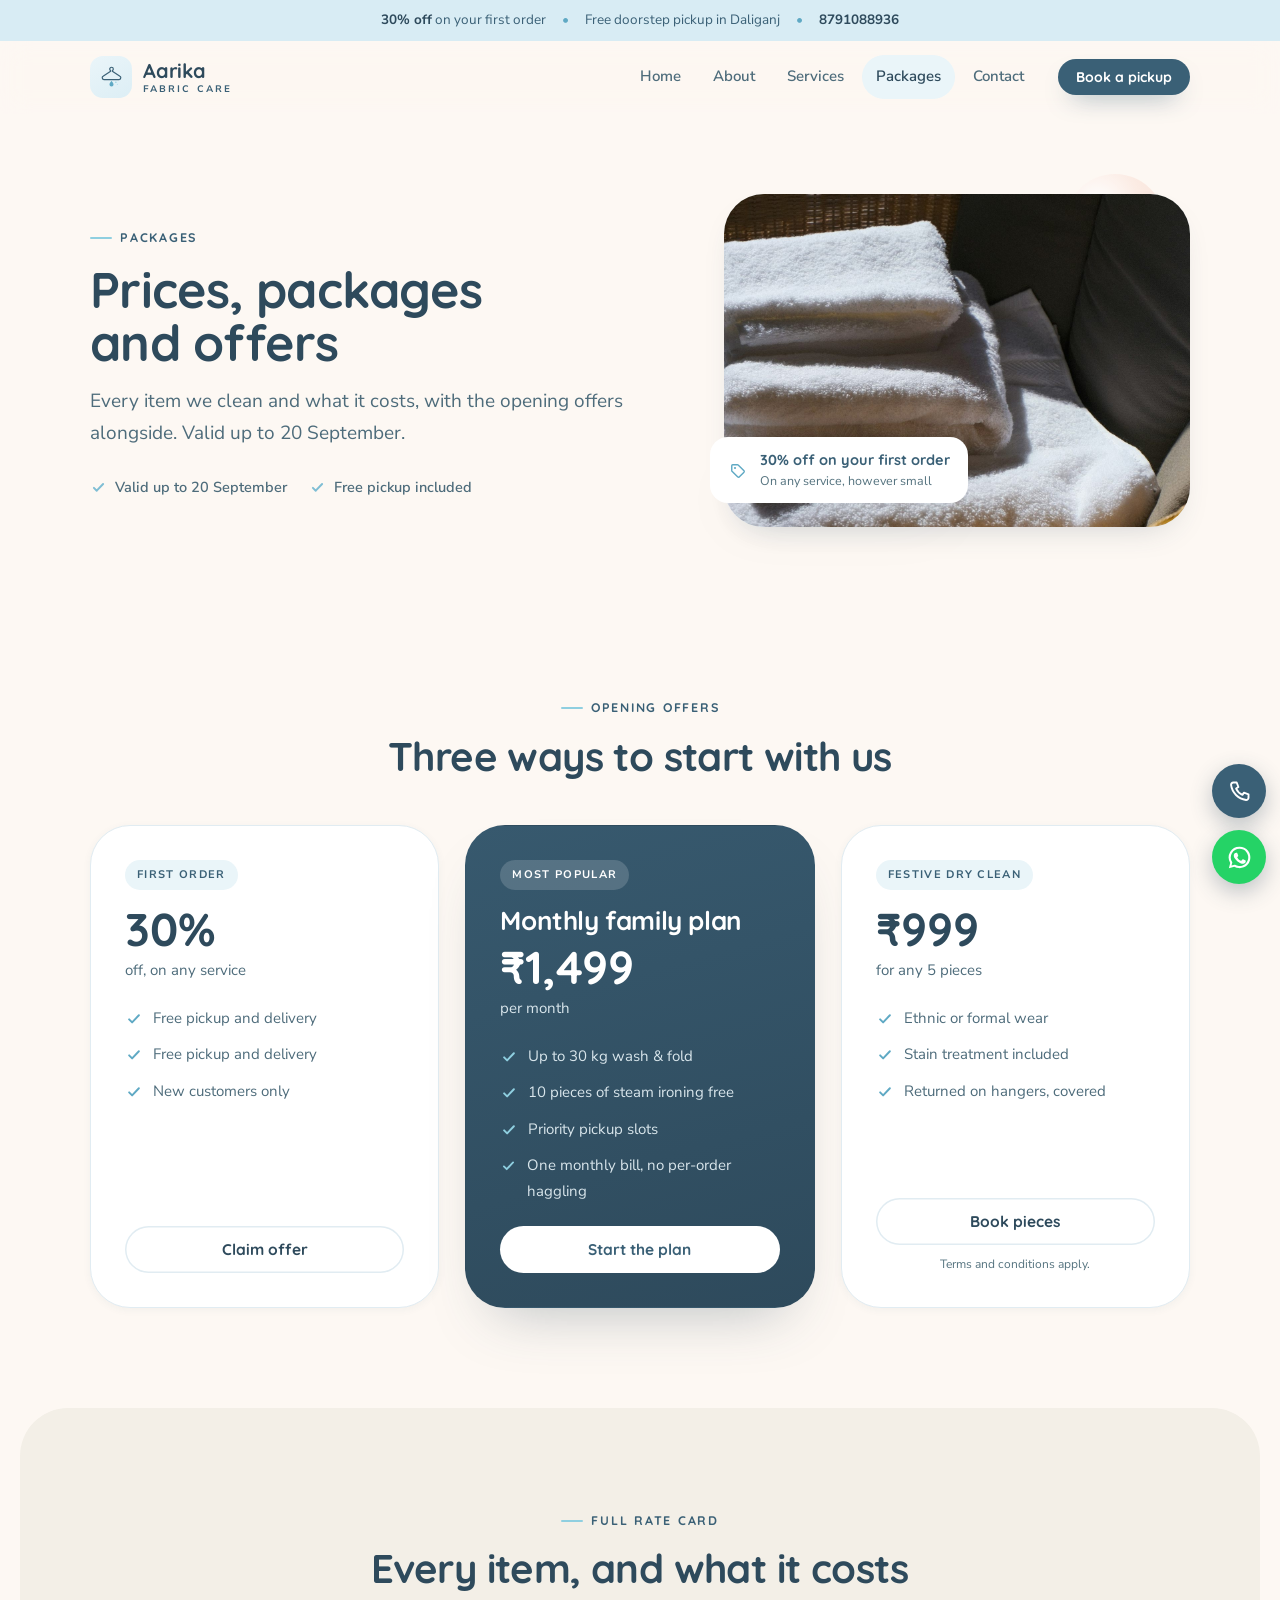
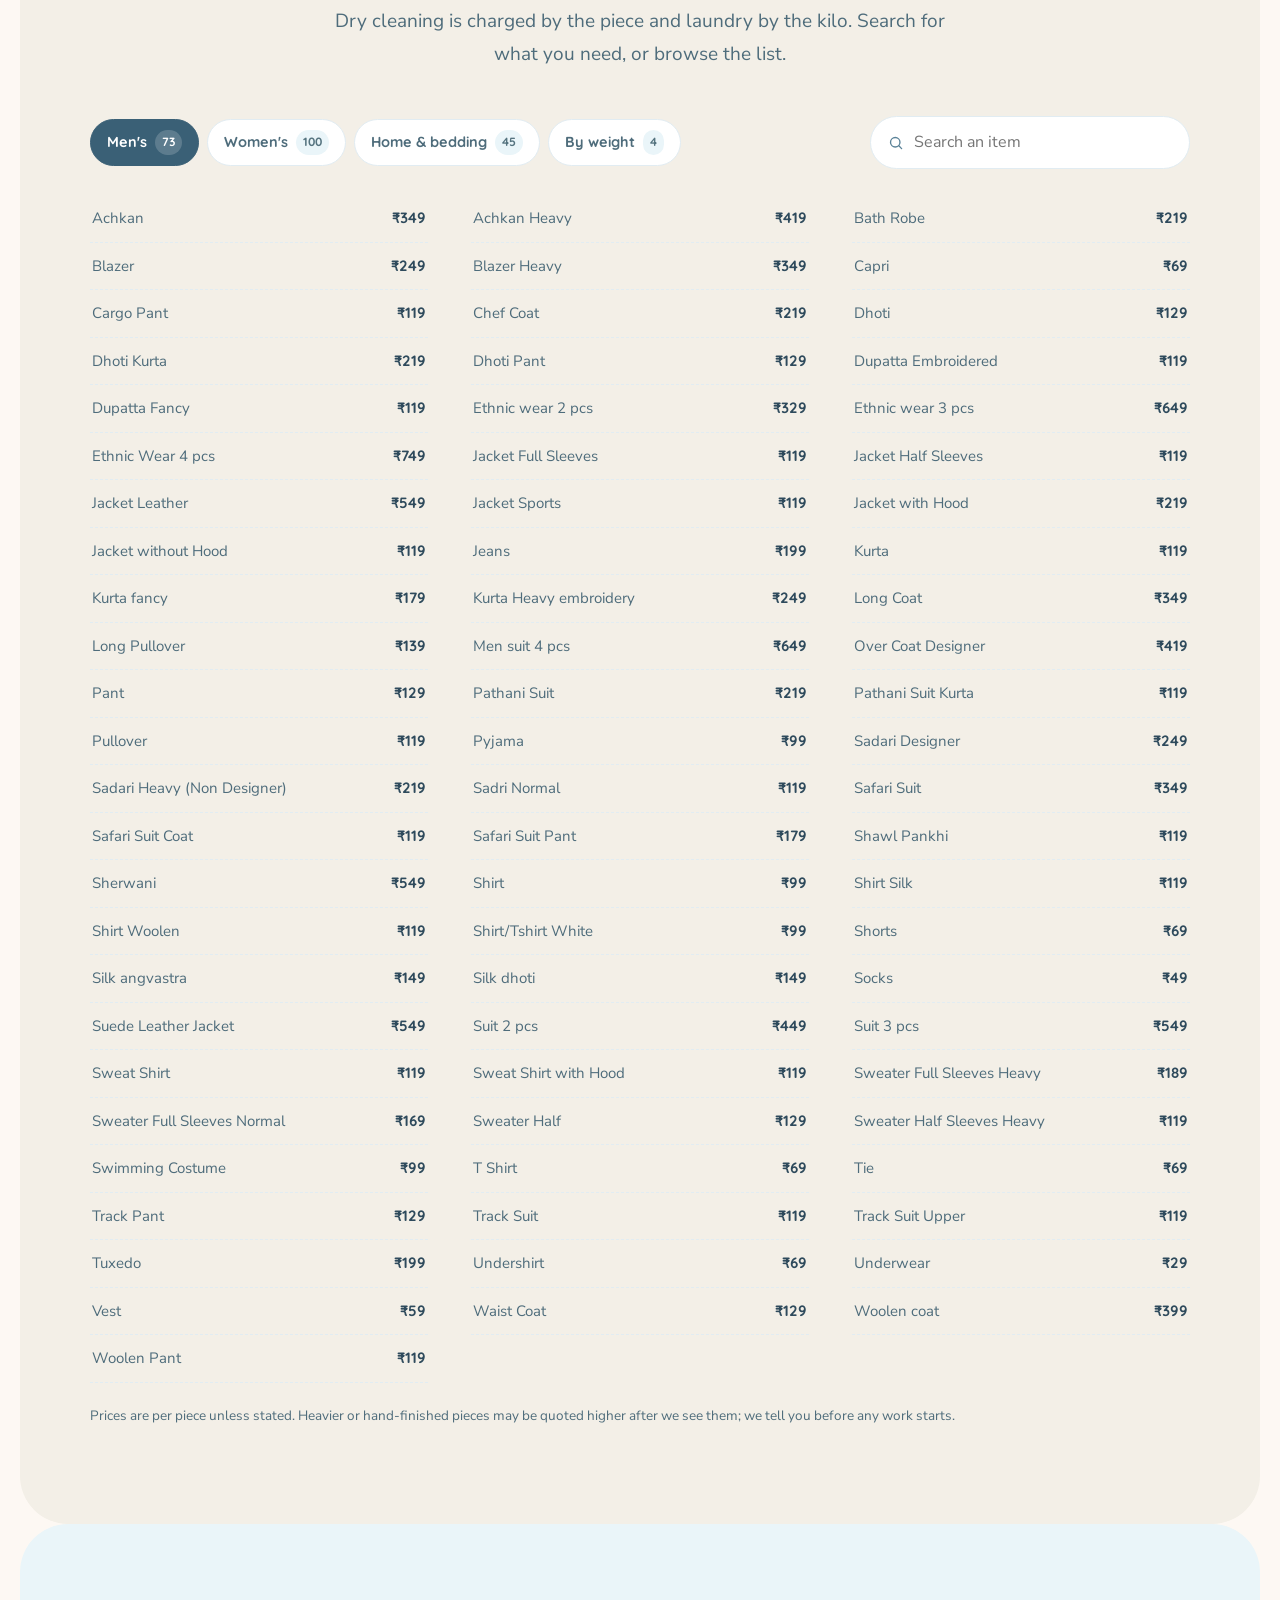
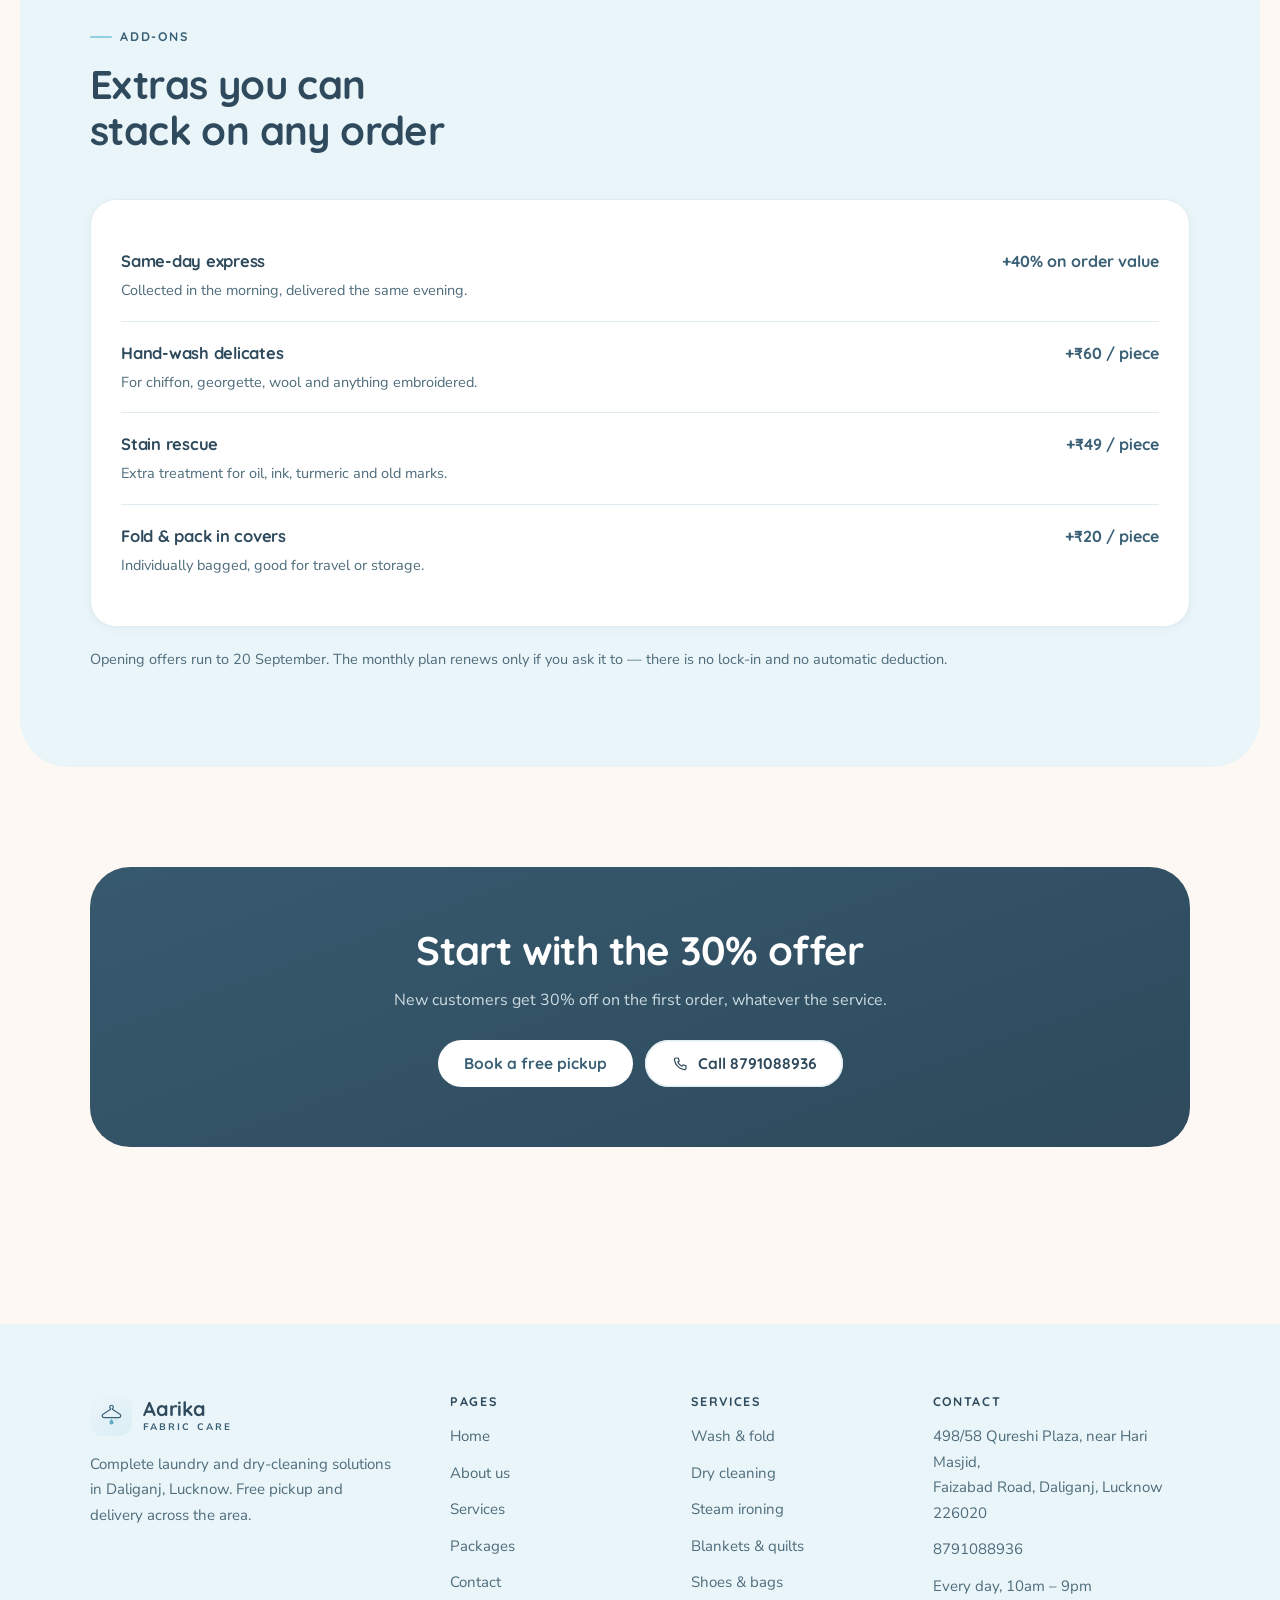
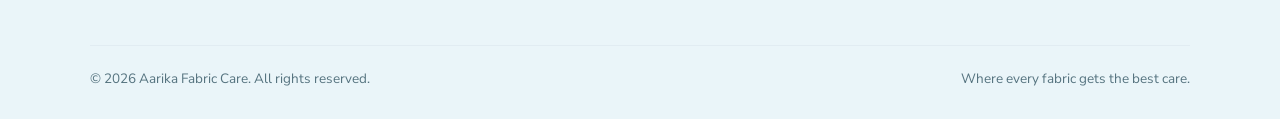
<file: packages.html>
<!doctype html>
<html lang="en-IN">
<head>
<meta charset="utf-8">
<meta name="viewport" content="width=device-width, initial-scale=1">
<meta name="theme-color" content="#FDF8F3">

<title>Prices &amp; Packages | Aarika Fabric Care, Daliganj Lucknow</title>
<meta name="description" content="The full price list for every item we clean, with the opening offers alongside: 30% off on your first order, a ₹1,499 monthly family plan and a ₹999 festive dry-clean bundle.">
<link rel="canonical" href="https://aarikafabriccare.com/packages">

<meta property="og:type" content="website">
<meta property="og:site_name" content="Aarika Fabric Care">
<meta property="og:title" content="Packages &amp; Offers | Aarika Fabric Care, Daliganj Lucknow">
<meta property="og:description" content="The full price list for every item we clean, with the opening offers alongside: 30% off on your first order, a ₹1,499 monthly family plan and a ₹999 festive dry-clean bundle.">
<meta property="og:url" content="https://aarikafabriccare.com/packages">
<meta property="og:image" content="https://aarikafabriccare.com/assets/img/hero.jpg">
<meta property="og:locale" content="en_IN">
<meta name="twitter:card" content="summary_large_image">
<meta name="twitter:title" content="Packages &amp; Offers | Aarika Fabric Care, Daliganj Lucknow">
<meta name="twitter:description" content="The full price list for every item we clean, with the opening offers alongside: 30% off on your first order, a ₹1,499 monthly family plan and a ₹999 festive dry-clean bundle.">
<meta name="twitter:image" content="https://aarikafabriccare.com/assets/img/hero.jpg">

<link rel="icon" href="assets/img/favicon.svg" type="image/svg+xml">
<link rel="apple-touch-icon" href="assets/img/logo-full.png">

<link rel="preconnect" href="https://fonts.googleapis.com">
<link rel="preconnect" href="https://fonts.gstatic.com" crossorigin>
<link href="https://fonts.googleapis.com/css2?family=Quicksand:wght@500;600;700&family=Nunito+Sans:opsz,wght@6..12,400;6..12,600;6..12,700&display=swap" rel="stylesheet">

<script>
(function(d){
  d.documentElement.classList.add("js");
  setTimeout(function(){
    if (!d.documentElement.classList.contains("reveal-ready")) {
      d.documentElement.classList.add("no-reveal");
    }
  }, 2500);
})(document);
</script>
<link rel="stylesheet" href="css/style.css">
<script type="application/ld+json">
{
  "@context": "https://schema.org",
  "@type": "BreadcrumbList",
  "itemListElement": [
    {
      "@type": "ListItem",
      "position": 1,
      "name": "Home",
      "item": "https://aarikafabriccare.com/"
    },
    {
      "@type": "ListItem",
      "position": 2,
      "name": "Packages",
      "item": "https://aarikafabriccare.com/packages"
    }
  ]
}
</script>
</head>
<body>
<a class="sr-only" href="#main">Skip to content</a>

<div class="promo">
  <div class="wrap">
    <span><b>30% off</b> on your first order</span>
    <span class="dot hide-xs">•</span>
    <span class="hide-xs">Free doorstep pickup in Daliganj</span>
    <span class="dot">•</span>
    <a href="tel:+918791088936">8791088936</a>
  </div>
</div>

<header class="site-header">
  <div class="wrap">
    <nav class="nav" aria-label="Main">
      <a class="brand" href="/">
        <span class="brand-mark"><svg viewBox="0 0 32 32" fill="none" aria-hidden="true"><path d="M16 4.2c-1.3 0-2.3 1-2.3 2.3 0 .9.5 1.6 1.2 2v.9L5.2 15.6c-.7.4-1.1 1.1-1.1 1.9v.2c0 1.2 1 2.2 2.2 2.2h19.4c1.2 0 2.2-1 2.2-2.2v-.2c0-.8-.4-1.5-1.1-1.9l-9.7-6.2v-.9c.7-.4 1.2-1.1 1.2-2 0-1.3-1-2.3-2.3-2.3Z" stroke="#3A6076" stroke-width="1.5" stroke-linejoin="round"/><path d="M16 21.4c.9 1.6 2.6 3.1 2.6 4.7a2.6 2.6 0 1 1-5.2 0c0-1.6 1.7-3.1 2.6-4.7Z" fill="#5FA9C4"/><circle cx="21.6" cy="23.4" r=".9" fill="#8FCFE0"/><circle cx="23.4" cy="26" r=".6" fill="#8FCFE0"/></svg></span>
        <span class="brand-text">
          <span class="brand-name">Aarika</span>
          <span class="brand-sub">FABRIC CARE</span>
        </span>
      </a>

      <div class="nav-links" id="nav-links">
        <a href="/">Home</a>
        <a href="/about">About</a>
        <a href="/services">Services</a>
        <a href="/packages" aria-current="page">Packages</a>
        <a href="/contact">Contact</a>
      </div>

      <div class="nav-cta">
        <a class="btn btn--primary btn--sm" href="/contact">Book a pickup</a>
        <button class="nav-toggle" type="button" aria-label="Menu" aria-expanded="false" aria-controls="nav-links"><span></span></button>
      </div>
    </nav>
  </div>
</header>

<main id="main">

<section class="hero hero--page">
    <span class="bubble bubble--peach" aria-hidden="true" style="top:60px;right:9%;--bs-base:100px;opacity:0.75;animation-duration:10s"></span>
  <div class="wrap">
    <div class="hero-grid">
      <div>
      <span class="eyebrow" data-reveal>Packages</span>
      <h1 class="h-xl" data-reveal data-delay="60">Prices, packages and offers</h1>
      <p class="lede" data-reveal data-delay="120" style="margin-top:16px">Every item we clean and what it costs, with the opening offers alongside. Valid up to 20 September.</p>
        <ul class="hero-points" data-reveal data-delay="180">
          <li><svg viewBox="0 0 24 24" fill="none" aria-hidden="true"><path d="m5.5 12.5 4 4 9-9.5" stroke="#7FBED4" stroke-width="2.8" stroke-linecap="round" stroke-linejoin="round"/></svg>Valid up to 20 September</li>
          <li><svg viewBox="0 0 24 24" fill="none" aria-hidden="true"><path d="m5.5 12.5 4 4 9-9.5" stroke="#7FBED4" stroke-width="2.8" stroke-linecap="round" stroke-linejoin="round"/></svg>Free pickup included</li>
        </ul>
      </div>

      <div class="hero-media" data-reveal="scale" data-delay="140">
        <div class="photo photo--tall">
          <img src="assets/img/packages-hero.jpg" alt="A neat stack of freshly laundered white towels in warm daylight" width="1400" height="1000" fetchpriority="high" decoding="async">
        </div>
        <div class="hero-badge hero-badge--note">
          <svg viewBox="0 0 24 24" fill="none" aria-hidden="true"><path d="M4.5 11.4V5.6c0-.6.5-1.1 1.1-1.1h5.8c.3 0 .6.1.8.3l7 7c.4.4.4 1.1 0 1.6l-5.8 5.8c-.4.4-1.1.4-1.6 0l-7-7a1.1 1.1 0 0 1-.3-.8Z" stroke="#5FA9C4" stroke-width="1.7" stroke-linejoin="round"/><circle cx="8.4" cy="8.4" r="1.3" fill="#5FA9C4"/></svg>
          <span><span class="k">30% off on your first order</span><span class="s">On any service, however small</span></span>
        </div>
      </div>
    </div>
  </div>
</section>
<section class="section">
  <div class="wrap">
    <div class="section-head section-head--center">
      <span class="eyebrow" data-reveal>Opening offers</span>
      <h2 class="h-lg" data-reveal>Three ways to start with us</h2>
    </div>
    <div class="grid grid--3 rail" data-reveal-group>
      <article class="plan" data-reveal>
        <span class="plan-tag">First order</span>
        <div class="plan-price">30%</div>
        <p class="plan-sub">off, on any service</p>
        <ul>
          <li><span style="color:#5FA9C4"><svg viewBox="0 0 24 24" fill="none" aria-hidden="true"><path d="m5.5 12.5 4 4 9-9.5" stroke="currentColor" stroke-width="2.6" stroke-linecap="round" stroke-linejoin="round"/></svg></span> Free pickup and delivery</li>
          <li><span style="color:#5FA9C4"><svg viewBox="0 0 24 24" fill="none" aria-hidden="true"><path d="m5.5 12.5 4 4 9-9.5" stroke="currentColor" stroke-width="2.6" stroke-linecap="round" stroke-linejoin="round"/></svg></span> Free pickup and delivery</li>
          <li><span style="color:#5FA9C4"><svg viewBox="0 0 24 24" fill="none" aria-hidden="true"><path d="m5.5 12.5 4 4 9-9.5" stroke="currentColor" stroke-width="2.6" stroke-linecap="round" stroke-linejoin="round"/></svg></span> New customers only</li>
        </ul>
        <a class="btn btn--ghost btn--block" href="/contact">Claim offer</a>
      </article>

      <article class="plan plan--feature" data-reveal>
        <span class="plan-tag">Most popular</span>
        <h3 class="h-md" style="margin-bottom:8px">Monthly family plan</h3>
        <div class="plan-price">₹1,499</div>
        <p class="plan-sub">per month</p>
        <ul>
          <li><span style="color:#8FCFE0"><svg viewBox="0 0 24 24" fill="none" aria-hidden="true"><path d="m5.5 12.5 4 4 9-9.5" stroke="currentColor" stroke-width="2.6" stroke-linecap="round" stroke-linejoin="round"/></svg></span> Up to 30 kg wash &amp; fold</li>
          <li><span style="color:#8FCFE0"><svg viewBox="0 0 24 24" fill="none" aria-hidden="true"><path d="m5.5 12.5 4 4 9-9.5" stroke="currentColor" stroke-width="2.6" stroke-linecap="round" stroke-linejoin="round"/></svg></span> 10 pieces of steam ironing free</li>
          <li><span style="color:#8FCFE0"><svg viewBox="0 0 24 24" fill="none" aria-hidden="true"><path d="m5.5 12.5 4 4 9-9.5" stroke="currentColor" stroke-width="2.6" stroke-linecap="round" stroke-linejoin="round"/></svg></span> Priority pickup slots</li>
          <li><span style="color:#8FCFE0"><svg viewBox="0 0 24 24" fill="none" aria-hidden="true"><path d="m5.5 12.5 4 4 9-9.5" stroke="currentColor" stroke-width="2.6" stroke-linecap="round" stroke-linejoin="round"/></svg></span> One monthly bill, no per-order haggling</li>
        </ul>
        <a class="btn btn--light btn--block" href="/contact">Start the plan</a>
      </article>

      <article class="plan" data-reveal>
        <span class="plan-tag">Festive dry clean</span>
        <div class="plan-price">₹999</div>
        <p class="plan-sub">for any 5 pieces</p>
        <ul>
          <li><span style="color:#5FA9C4"><svg viewBox="0 0 24 24" fill="none" aria-hidden="true"><path d="m5.5 12.5 4 4 9-9.5" stroke="currentColor" stroke-width="2.6" stroke-linecap="round" stroke-linejoin="round"/></svg></span> Ethnic or formal wear</li>
          <li><span style="color:#5FA9C4"><svg viewBox="0 0 24 24" fill="none" aria-hidden="true"><path d="m5.5 12.5 4 4 9-9.5" stroke="currentColor" stroke-width="2.6" stroke-linecap="round" stroke-linejoin="round"/></svg></span> Stain treatment included</li>
          <li><span style="color:#5FA9C4"><svg viewBox="0 0 24 24" fill="none" aria-hidden="true"><path d="m5.5 12.5 4 4 9-9.5" stroke="currentColor" stroke-width="2.6" stroke-linecap="round" stroke-linejoin="round"/></svg></span> Returned on hangers, covered</li>
        </ul>
        <a class="btn btn--ghost btn--block" href="/contact">Book pieces</a>
        <p class="plan-terms">Terms and conditions apply.</p>
      </article>
    </div>
  </div>
</section>

<section class="section panel panel--sand" id="rates">
  <div class="wrap">
    <div class="section-head section-head--center">
      <span class="eyebrow" data-reveal>Full rate card</span>
      <h2 class="h-lg" data-reveal>Every item, and what it costs</h2>
      <p class="lede" data-reveal data-delay="60" style="margin:14px auto 0;max-width:56ch">Dry cleaning is charged by the piece and laundry by the kilo. Search for what you need, or browse the list.</p>
    </div>

    <div class="rates" data-reveal data-delay="120">
      <div class="rates-bar">
        <div class="rate-tabs" role="tablist" aria-label="Rate card category">
          <button class="rate-tab is-on" role="tab" id="ratetab-men" aria-controls="ratepanel-men" aria-selected="true" tabindex="0">Men's <span class="n">73</span></button>
          <button class="rate-tab" role="tab" id="ratetab-women" aria-controls="ratepanel-women" aria-selected="false" tabindex="-1">Women's <span class="n">100</span></button>
          <button class="rate-tab" role="tab" id="ratetab-home" aria-controls="ratepanel-home" aria-selected="false" tabindex="-1">Home &amp; bedding <span class="n">45</span></button>
          <button class="rate-tab" role="tab" id="ratetab-laundry" aria-controls="ratepanel-laundry" aria-selected="false" tabindex="-1">By weight <span class="n">4</span></button>
        </div>
        <div class="rates-search">
          <svg viewBox="0 0 24 24" fill="none" aria-hidden="true"><circle cx="11" cy="11" r="6.3" stroke="#5A8298" stroke-width="1.8"/><path d="m15.8 15.8 3.7 3.7" stroke="#5A8298" stroke-width="1.8" stroke-linecap="round"/></svg>
          <input type="search" id="rate-search" placeholder="Search an item" autocomplete="off" aria-label="Search the rate card">
        </div>
        <button type="button" class="rates-filter" aria-haspopup="dialog" aria-expanded="false">
          <svg viewBox="0 0 24 24" fill="none" aria-hidden="true"><path d="M4 6.5h16M7 12h10M10.5 17.5h3" stroke="#3A6076" stroke-width="1.9" stroke-linecap="round"/></svg>
          <span class="val">Men&rsquo;s</span>
        </button>
      </div>

      <div class="rate-panel" role="tabpanel" id="ratepanel-men" aria-labelledby="ratetab-men">
        <h3 class="rate-cat">Men's</h3>
        <ul class="rate-list">
          <li><span class="rate-name">Achkan</span><span class="rate-price">₹349</span></li>
          <li><span class="rate-name">Achkan Heavy</span><span class="rate-price">₹419</span></li>
          <li><span class="rate-name">Bath Robe</span><span class="rate-price">₹219</span></li>
          <li><span class="rate-name">Blazer</span><span class="rate-price">₹249</span></li>
          <li><span class="rate-name">Blazer Heavy</span><span class="rate-price">₹349</span></li>
          <li><span class="rate-name">Capri</span><span class="rate-price">₹69</span></li>
          <li><span class="rate-name">Cargo Pant</span><span class="rate-price">₹119</span></li>
          <li><span class="rate-name">Chef Coat</span><span class="rate-price">₹219</span></li>
          <li><span class="rate-name">Dhoti</span><span class="rate-price">₹129</span></li>
          <li><span class="rate-name">Dhoti Kurta</span><span class="rate-price">₹219</span></li>
          <li><span class="rate-name">Dhoti Pant</span><span class="rate-price">₹129</span></li>
          <li><span class="rate-name">Dupatta Embroidered</span><span class="rate-price">₹119</span></li>
          <li><span class="rate-name">Dupatta Fancy</span><span class="rate-price">₹119</span></li>
          <li><span class="rate-name">Ethnic wear 2 pcs</span><span class="rate-price">₹329</span></li>
          <li><span class="rate-name">Ethnic wear 3 pcs</span><span class="rate-price">₹649</span></li>
          <li><span class="rate-name">Ethnic Wear 4 pcs</span><span class="rate-price">₹749</span></li>
          <li><span class="rate-name">Jacket Full Sleeves</span><span class="rate-price">₹119</span></li>
          <li><span class="rate-name">Jacket Half Sleeves</span><span class="rate-price">₹119</span></li>
          <li><span class="rate-name">Jacket Leather</span><span class="rate-price">₹549</span></li>
          <li><span class="rate-name">Jacket Sports</span><span class="rate-price">₹119</span></li>
          <li><span class="rate-name">Jacket with Hood</span><span class="rate-price">₹219</span></li>
          <li><span class="rate-name">Jacket without Hood</span><span class="rate-price">₹119</span></li>
          <li><span class="rate-name">Jeans</span><span class="rate-price">₹199</span></li>
          <li><span class="rate-name">Kurta</span><span class="rate-price">₹119</span></li>
          <li><span class="rate-name">Kurta fancy</span><span class="rate-price">₹179</span></li>
          <li><span class="rate-name">Kurta Heavy embroidery</span><span class="rate-price">₹249</span></li>
          <li><span class="rate-name">Long Coat</span><span class="rate-price">₹349</span></li>
          <li><span class="rate-name">Long Pullover</span><span class="rate-price">₹139</span></li>
          <li><span class="rate-name">Men suit 4 pcs</span><span class="rate-price">₹649</span></li>
          <li><span class="rate-name">Over Coat Designer</span><span class="rate-price">₹419</span></li>
          <li><span class="rate-name">Pant</span><span class="rate-price">₹129</span></li>
          <li><span class="rate-name">Pathani Suit</span><span class="rate-price">₹219</span></li>
          <li><span class="rate-name">Pathani Suit Kurta</span><span class="rate-price">₹119</span></li>
          <li><span class="rate-name">Pullover</span><span class="rate-price">₹119</span></li>
          <li><span class="rate-name">Pyjama</span><span class="rate-price">₹99</span></li>
          <li><span class="rate-name">Sadari Designer</span><span class="rate-price">₹249</span></li>
          <li><span class="rate-name">Sadari Heavy (Non Designer)</span><span class="rate-price">₹219</span></li>
          <li><span class="rate-name">Sadri Normal</span><span class="rate-price">₹119</span></li>
          <li><span class="rate-name">Safari Suit</span><span class="rate-price">₹349</span></li>
          <li><span class="rate-name">Safari Suit Coat</span><span class="rate-price">₹119</span></li>
          <li><span class="rate-name">Safari Suit Pant</span><span class="rate-price">₹179</span></li>
          <li><span class="rate-name">Shawl Pankhi</span><span class="rate-price">₹119</span></li>
          <li><span class="rate-name">Sherwani</span><span class="rate-price">₹549</span></li>
          <li><span class="rate-name">Shirt</span><span class="rate-price">₹99</span></li>
          <li><span class="rate-name">Shirt Silk</span><span class="rate-price">₹119</span></li>
          <li><span class="rate-name">Shirt Woolen</span><span class="rate-price">₹119</span></li>
          <li><span class="rate-name">Shirt/Tshirt White</span><span class="rate-price">₹99</span></li>
          <li><span class="rate-name">Shorts</span><span class="rate-price">₹69</span></li>
          <li><span class="rate-name">Silk angvastra</span><span class="rate-price">₹149</span></li>
          <li><span class="rate-name">Silk dhoti</span><span class="rate-price">₹149</span></li>
          <li><span class="rate-name">Socks</span><span class="rate-price">₹49</span></li>
          <li><span class="rate-name">Suede Leather Jacket</span><span class="rate-price">₹549</span></li>
          <li><span class="rate-name">Suit 2 pcs</span><span class="rate-price">₹449</span></li>
          <li><span class="rate-name">Suit 3 pcs</span><span class="rate-price">₹549</span></li>
          <li><span class="rate-name">Sweat Shirt</span><span class="rate-price">₹119</span></li>
          <li><span class="rate-name">Sweat Shirt with Hood</span><span class="rate-price">₹119</span></li>
          <li><span class="rate-name">Sweater Full Sleeves Heavy</span><span class="rate-price">₹189</span></li>
          <li><span class="rate-name">Sweater Full Sleeves Normal</span><span class="rate-price">₹169</span></li>
          <li><span class="rate-name">Sweater Half</span><span class="rate-price">₹129</span></li>
          <li><span class="rate-name">Sweater Half Sleeves Heavy</span><span class="rate-price">₹119</span></li>
          <li><span class="rate-name">Swimming Costume</span><span class="rate-price">₹99</span></li>
          <li><span class="rate-name">T Shirt</span><span class="rate-price">₹69</span></li>
          <li><span class="rate-name">Tie</span><span class="rate-price">₹69</span></li>
          <li><span class="rate-name">Track Pant</span><span class="rate-price">₹129</span></li>
          <li><span class="rate-name">Track Suit</span><span class="rate-price">₹119</span></li>
          <li><span class="rate-name">Track Suit Upper</span><span class="rate-price">₹119</span></li>
          <li><span class="rate-name">Tuxedo</span><span class="rate-price">₹199</span></li>
          <li><span class="rate-name">Undershirt</span><span class="rate-price">₹69</span></li>
          <li><span class="rate-name">Underwear</span><span class="rate-price">₹29</span></li>
          <li><span class="rate-name">Vest</span><span class="rate-price">₹59</span></li>
          <li><span class="rate-name">Waist Coat</span><span class="rate-price">₹129</span></li>
          <li><span class="rate-name">Woolen coat</span><span class="rate-price">₹399</span></li>
          <li><span class="rate-name">Woolen Pant</span><span class="rate-price">₹119</span></li>
        </ul>
      </div>

      <div class="rate-panel" role="tabpanel" id="ratepanel-women" aria-labelledby="ratetab-women" hidden>
        <h3 class="rate-cat">Women's</h3>
        <ul class="rate-list">
          <li><span class="rate-name">Anarkali Designer</span><span class="rate-price">₹249</span></li>
          <li><span class="rate-name">Anarkali Normal</span><span class="rate-price">₹159</span></li>
          <li><span class="rate-name">Bath Robe</span><span class="rate-price">₹229</span></li>
          <li><span class="rate-name">Blouse Design</span><span class="rate-price">₹129</span></li>
          <li><span class="rate-name">Blouse Fancy</span><span class="rate-price">₹139</span></li>
          <li><span class="rate-name">Blouse Normal</span><span class="rate-price">₹99</span></li>
          <li><span class="rate-name">Bridal Lehenga Blouse</span><span class="rate-price">₹179</span></li>
          <li><span class="rate-name">Bridal Lehenga Dupatta</span><span class="rate-price">₹179</span></li>
          <li><span class="rate-name">Bridal Lehenga Set</span><span class="rate-price">₹999</span></li>
          <li><span class="rate-name">Bridal Lehnga Skirt</span><span class="rate-price">₹749</span></li>
          <li><span class="rate-name">Burkha Heavy</span><span class="rate-price">₹269</span></li>
          <li><span class="rate-name">Burkha Plain</span><span class="rate-price">₹159</span></li>
          <li><span class="rate-name">Cardigan</span><span class="rate-price">₹179</span></li>
          <li><span class="rate-name">Choli</span><span class="rate-price">₹109</span></li>
          <li><span class="rate-name">Coat</span><span class="rate-price">₹259</span></li>
          <li><span class="rate-name">Denim long shirt</span><span class="rate-price">₹129</span></li>
          <li><span class="rate-name">Denim short/ normal shirt</span><span class="rate-price">₹109</span></li>
          <li><span class="rate-name">Dress Long Heavy</span><span class="rate-price">₹279</span></li>
          <li><span class="rate-name">Dress Long Plain</span><span class="rate-price">₹179</span></li>
          <li><span class="rate-name">Dress Long Woolen</span><span class="rate-price">₹329</span></li>
          <li><span class="rate-name">Dress Plain Short</span><span class="rate-price">₹149</span></li>
          <li><span class="rate-name">Dress Short Heavy</span><span class="rate-price">₹209</span></li>
          <li><span class="rate-name">Dress Short Woolen</span><span class="rate-price">₹269</span></li>
          <li><span class="rate-name">Dupatta</span><span class="rate-price">₹69</span></li>
          <li><span class="rate-name">Dupatta Fancy</span><span class="rate-price">₹99</span></li>
          <li><span class="rate-name">Dupatta Heavy Embroidered</span><span class="rate-price">₹129</span></li>
          <li><span class="rate-name">Embroidered Palazzo</span><span class="rate-price">₹169</span></li>
          <li><span class="rate-name">Fancy Palazzo</span><span class="rate-price">₹129</span></li>
          <li><span class="rate-name">Gown heavy</span><span class="rate-price">₹429</span></li>
          <li><span class="rate-name">Heavy embroidery/ zari/ wedding garara</span><span class="rate-price">₹549</span></li>
          <li><span class="rate-name">Hoodie</span><span class="rate-price">₹149</span></li>
          <li><span class="rate-name">Inner Gown</span><span class="rate-price">₹149</span></li>
          <li><span class="rate-name">Jacket Full Sleeves</span><span class="rate-price">₹169</span></li>
          <li><span class="rate-name">Jacket Sleeveless</span><span class="rate-price">₹129</span></li>
          <li><span class="rate-name">Jacket with Hood</span><span class="rate-price">₹229</span></li>
          <li><span class="rate-name">Jeans</span><span class="rate-price">₹99</span></li>
          <li><span class="rate-name">Jump Suit</span><span class="rate-price">₹169</span></li>
          <li><span class="rate-name">Kameez</span><span class="rate-price">₹99</span></li>
          <li><span class="rate-name">Kurta Embroidered Heavy</span><span class="rate-price">₹299</span></li>
          <li><span class="rate-name">Kurta Embroidered Normal</span><span class="rate-price">₹249</span></li>
          <li><span class="rate-name">Kurta Fancy</span><span class="rate-price">₹149</span></li>
          <li><span class="rate-name">Kurta Heavy Design</span><span class="rate-price">₹249</span></li>
          <li><span class="rate-name">Kurta Normal</span><span class="rate-price">₹119</span></li>
          <li><span class="rate-name">Leggings</span><span class="rate-price">₹79</span></li>
          <li><span class="rate-name">Lehenga Heavy Set</span><span class="rate-price">₹749</span></li>
          <li><span class="rate-name">Lehenga Normal Set</span><span class="rate-price">₹549</span></li>
          <li><span class="rate-name">Lehenga Skirt Heavy</span><span class="rate-price">₹549</span></li>
          <li><span class="rate-name">Lehenga Skirt Normal</span><span class="rate-price">₹449</span></li>
          <li><span class="rate-name">Lehnga Very Heavy</span><span class="rate-price">₹949</span></li>
          <li><span class="rate-name">Long Coat</span><span class="rate-price">₹449</span></li>
          <li><span class="rate-name">Night Suit</span><span class="rate-price">₹129</span></li>
          <li><span class="rate-name">Nighty(Gown)</span><span class="rate-price">₹149</span></li>
          <li><span class="rate-name">Normal Palazzo</span><span class="rate-price">₹119</span></li>
          <li><span class="rate-name">Pants</span><span class="rate-price">₹99</span></li>
          <li><span class="rate-name">Party wear / georgette layered garara</span><span class="rate-price">₹449</span></li>
          <li><span class="rate-name">Petticoat</span><span class="rate-price">₹99</span></li>
          <li><span class="rate-name">Pullover Long</span><span class="rate-price">₹149</span></li>
          <li><span class="rate-name">Pyjama</span><span class="rate-price">₹99</span></li>
          <li><span class="rate-name">Salwar Kameez</span><span class="rate-price">₹199</span></li>
          <li><span class="rate-name">Salwar Plain</span><span class="rate-price">₹99</span></li>
          <li><span class="rate-name">Saree Heavy Design</span><span class="rate-price">₹299</span></li>
          <li><span class="rate-name">Saree Fancy</span><span class="rate-price">₹219</span></li>
          <li><span class="rate-name">Saree Normal</span><span class="rate-price">₹149</span></li>
          <li><span class="rate-name">Shawl Fancy</span><span class="rate-price">₹239</span></li>
          <li><span class="rate-name">Shawl Heavy</span><span class="rate-price">₹199</span></li>
          <li><span class="rate-name">Shawl Pashmina</span><span class="rate-price">₹339</span></li>
          <li><span class="rate-name">Shawl Plain</span><span class="rate-price">₹129</span></li>
          <li><span class="rate-name">Shawl Very Heavy</span><span class="rate-price">₹249</span></li>
          <li><span class="rate-name">Shirt</span><span class="rate-price">₹99</span></li>
          <li><span class="rate-name">Silk Saree</span><span class="rate-price">₹249</span></li>
          <li><span class="rate-name">Simple garara</span><span class="rate-price">₹249</span></li>
          <li><span class="rate-name">Skirt Leather Long</span><span class="rate-price">₹449</span></li>
          <li><span class="rate-name">Skirt Leather Short</span><span class="rate-price">₹349</span></li>
          <li><span class="rate-name">Skirt Long Heavy</span><span class="rate-price">₹149</span></li>
          <li><span class="rate-name">Skirt Long Plain</span><span class="rate-price">₹129</span></li>
          <li><span class="rate-name">Skirt Long Very Heavy</span><span class="rate-price">₹229</span></li>
          <li><span class="rate-name">Skirt Short Plain</span><span class="rate-price">₹69</span></li>
          <li><span class="rate-name">Skirt Short Very Heavy</span><span class="rate-price">₹149</span></li>
          <li><span class="rate-name">Skirt Woolen Long</span><span class="rate-price">₹249</span></li>
          <li><span class="rate-name">Skirt Woolen short</span><span class="rate-price">₹219</span></li>
          <li><span class="rate-name">Socks</span><span class="rate-price">₹69</span></li>
          <li><span class="rate-name">Sports Jacket</span><span class="rate-price">₹249</span></li>
          <li><span class="rate-name">Stole Heavy</span><span class="rate-price">₹99</span></li>
          <li><span class="rate-name">Suit 2 pcs</span><span class="rate-price">₹219</span></li>
          <li><span class="rate-name">Suit 3 pcs</span><span class="rate-price">₹249</span></li>
          <li><span class="rate-name">Sweat Shirt with Hood</span><span class="rate-price">₹149</span></li>
          <li><span class="rate-name">Sweater Full Sleeves Plain</span><span class="rate-price">₹129</span></li>
          <li><span class="rate-name">Sweater Half Sleeves Heavy</span><span class="rate-price">₹129</span></li>
          <li><span class="rate-name">Sweater Half Sleeves Plain</span><span class="rate-price">₹99</span></li>
          <li><span class="rate-name">Swimming Costume</span><span class="rate-price">₹99</span></li>
          <li><span class="rate-name">T Shirt</span><span class="rate-price">₹69</span></li>
          <li><span class="rate-name">Top Fancy</span><span class="rate-price">₹129</span></li>
          <li><span class="rate-name">Top Normal</span><span class="rate-price">₹99</span></li>
          <li><span class="rate-name">Track Pant</span><span class="rate-price">₹69</span></li>
          <li><span class="rate-name">Thermals Set</span><span class="rate-price">₹169</span></li>
          <li><span class="rate-name">Track suit</span><span class="rate-price">₹209</span></li>
          <li><span class="rate-name">Western Formal Suit - 2 pcs ( Shirt, Coat, Pant )</span><span class="rate-price">₹219</span></li>
          <li><span class="rate-name">Wind Cheater / Rain Coat</span><span class="rate-price">₹79</span></li>
          <li><span class="rate-name">Women Night Robe Cotton</span><span class="rate-price">₹79</span></li>
          <li><span class="rate-name">Women Night Robe Satin</span><span class="rate-price">₹119</span></li>
        </ul>
      </div>

      <div class="rate-panel" role="tabpanel" id="ratepanel-home" aria-labelledby="ratetab-home" hidden>
        <h3 class="rate-cat">Home &amp; bedding</h3>
        <ul class="rate-list">
          <li><span class="rate-name">Bed Sheet Double</span><span class="rate-price">₹149</span></li>
          <li><span class="rate-name">Bed Sheet Single</span><span class="rate-price">₹99</span></li>
          <li><span class="rate-name">Blanket Double</span><span class="rate-price">₹349</span></li>
          <li><span class="rate-name">Blanket Double 2 Ply</span><span class="rate-price">₹449</span></li>
          <li><span class="rate-name">Blanket Single</span><span class="rate-price">₹249</span></li>
          <li><span class="rate-name">Blanket Single 2 Ply</span><span class="rate-price">₹299</span></li>
          <li><span class="rate-name">Carpet per sq ft</span><span class="rate-price">₹25</span></li>
          <li><span class="rate-name">Comforter Double Bed</span><span class="rate-price">₹319</span></li>
          <li><span class="rate-name">Comforter Single Bed</span><span class="rate-price">₹149</span></li>
          <li><span class="rate-name">Curtain Heavy per panel</span><span class="rate-price">₹299</span></li>
          <li><span class="rate-name">Curtain Heavy Single Piece</span><span class="rate-price">₹119</span></li>
          <li><span class="rate-name">Curtain Leather Lined</span><span class="rate-price">₹469</span></li>
          <li><span class="rate-name">Curtain Lined</span><span class="rate-price">₹429</span></li>
          <li><span class="rate-name">Curtain Normal per panel</span><span class="rate-price">₹249</span></li>
          <li><span class="rate-name">Curtain Normal Single Piece</span><span class="rate-price">₹89</span></li>
          <li><span class="rate-name">Cushion Covers Large</span><span class="rate-price">₹99</span></li>
          <li><span class="rate-name">Cushion Covers Medium</span><span class="rate-price">₹89</span></li>
          <li><span class="rate-name">Cushion Covers small</span><span class="rate-price">₹69</span></li>
          <li><span class="rate-name">Cushion Large</span><span class="rate-price">₹149</span></li>
          <li><span class="rate-name">Cushion Medium</span><span class="rate-price">₹139</span></li>
          <li><span class="rate-name">Cushion Small</span><span class="rate-price">₹119</span></li>
          <li><span class="rate-name">Door mat large</span><span class="rate-price">₹149</span></li>
          <li><span class="rate-name">Door mat medium</span><span class="rate-price">₹119</span></li>
          <li><span class="rate-name">Door Mat small</span><span class="rate-price">₹99</span></li>
          <li><span class="rate-name">Duvet Double Bed</span><span class="rate-price">₹149</span></li>
          <li><span class="rate-name">Duvet Single Bed</span><span class="rate-price">₹119</span></li>
          <li><span class="rate-name">Hand Towel</span><span class="rate-price">₹69</span></li>
          <li><span class="rate-name">Mattress Cleaning per sq ft</span><span class="rate-price">₹40</span></li>
          <li><span class="rate-name">Pillow Cover Heavy</span><span class="rate-price">₹99</span></li>
          <li><span class="rate-name">Pillow Covers</span><span class="rate-price">₹69</span></li>
          <li><span class="rate-name">Quilt Heavy Single</span><span class="rate-price">₹449</span></li>
          <li><span class="rate-name">Quilt Cover Double</span><span class="rate-price">₹149</span></li>
          <li><span class="rate-name">Quilt Cover Single</span><span class="rate-price">₹119</span></li>
          <li><span class="rate-name">Quilt Heavy Double</span><span class="rate-price">₹549</span></li>
          <li><span class="rate-name">Quilt Normal Double</span><span class="rate-price">₹449</span></li>
          <li><span class="rate-name">Quilt Normal Single</span><span class="rate-price">₹349</span></li>
          <li><span class="rate-name">Sofa Cleaning per seat</span><span class="rate-price">₹399</span></li>
          <li><span class="rate-name">Sofa Cover per seat</span><span class="rate-price">₹149</span></li>
          <li><span class="rate-name">Sofa Handle Cover per piece</span><span class="rate-price">₹99</span></li>
          <li><span class="rate-name">Table Cloth Large</span><span class="rate-price">₹139</span></li>
          <li><span class="rate-name">Table Cloth Medium</span><span class="rate-price">₹109</span></li>
          <li><span class="rate-name">Table Cloth Small</span><span class="rate-price">₹89</span></li>
          <li><span class="rate-name">Towel Large</span><span class="rate-price">₹149</span></li>
          <li><span class="rate-name">Towel Medium</span><span class="rate-price">₹119</span></li>
          <li><span class="rate-name">Towel Small</span><span class="rate-price">₹99</span></li>
        </ul>
      </div>

      <div class="rate-panel" role="tabpanel" id="ratepanel-laundry" aria-labelledby="ratetab-laundry" hidden>
        <h3 class="rate-cat">By weight</h3>
        <div class="rate-weight">
          <div class="rate-weight-head" aria-hidden="true"><span></span><span>Normal wash</span><span>Organic wash</span></div>
          <ul class="rate-list rate-list--weight">
            <li><span class="rate-name">Wash &amp; fold</span><span class="rate-price">₹70 / kg</span><span class="rate-price">₹90 / kg</span></li>
            <li><span class="rate-name">Wash &amp; steam iron</span><span class="rate-price">₹100 / kg</span><span class="rate-price">₹130 / kg</span></li>
          </ul>
        </div>
        <p class="rate-foot">Roughly 5 garments to a kilo. Laundry by weight comes back within 2 days.</p>
      </div>

      <p class="rates-empty" hidden>Nothing matches that. Try a shorter word, or <a href="tel:+918791088936">call us on 8791088936</a> &mdash; we price anything not listed on the spot.</p>
      <p class="rate-note">Prices are per piece unless stated. Heavier or hand-finished pieces may be quoted higher after we see them; we tell you before any work starts.</p>
    </div>
  </div>
</section>

<section class="section panel panel--blue">
  <div class="wrap">
    <div class="section-head">
      <span class="eyebrow" data-reveal>Add-ons</span>
      <h2 class="h-lg" data-reveal>Extras you can stack on any order</h2>
    </div>
    <div class="card" data-reveal>
      <div class="addon"><div><h3>Same-day express</h3><p>Collected in the morning, delivered the same evening.</p></div><span class="cost">+40% on order value</span></div>
      <div class="addon"><div><h3>Hand-wash delicates</h3><p>For chiffon, georgette, wool and anything embroidered.</p></div><span class="cost">+₹60 / piece</span></div>
      <div class="addon"><div><h3>Stain rescue</h3><p>Extra treatment for oil, ink, turmeric and old marks.</p></div><span class="cost">+₹49 / piece</span></div>
      <div class="addon"><div><h3>Fold &amp; pack in covers</h3><p>Individually bagged, good for travel or storage.</p></div><span class="cost">+₹20 / piece</span></div>
    </div>
    <p class="small muted" style="margin-top:20px" data-reveal>Opening offers run to 20 September. The monthly plan renews only if you ask it to — there is no lock-in and no automatic deduction.</p>
  </div>
</section>

<section class="section">
  <div class="wrap">
    <div class="cta-band" data-reveal="scale">
      <h2 class="h-lg">Start with the 30% offer</h2>
      <p>New customers get 30% off on the first order, whatever the service.</p>
      <div class="btn-row">
        <a class="btn btn--light" href="/contact">Book a free pickup</a>
        <a class="btn btn--ghost" href="tel:+918791088936"><svg viewBox="0 0 24 24" fill="none" aria-hidden="true"><path d="M6.5 4h3l1.5 4-2 1.4a11 11 0 0 0 5.6 5.6L16 13l4 1.5v3a2 2 0 0 1-2.2 2A15.5 15.5 0 0 1 4.5 6.2 2 2 0 0 1 6.5 4Z" stroke="currentColor" stroke-width="1.6" stroke-linejoin="round"/></svg> Call 8791088936</a>
      </div>
    </div>
  </div>
</section>

</main>

<footer class="site-footer">
  <div class="wrap">
    <div class="footer-grid" data-reveal-group>
      <div data-reveal>
        <a class="brand" href="/">
          <span class="brand-mark"><svg viewBox="0 0 32 32" fill="none" aria-hidden="true"><path d="M16 4.2c-1.3 0-2.3 1-2.3 2.3 0 .9.5 1.6 1.2 2v.9L5.2 15.6c-.7.4-1.1 1.1-1.1 1.9v.2c0 1.2 1 2.2 2.2 2.2h19.4c1.2 0 2.2-1 2.2-2.2v-.2c0-.8-.4-1.5-1.1-1.9l-9.7-6.2v-.9c.7-.4 1.2-1.1 1.2-2 0-1.3-1-2.3-2.3-2.3Z" stroke="#3A6076" stroke-width="1.5" stroke-linejoin="round"/><path d="M16 21.4c.9 1.6 2.6 3.1 2.6 4.7a2.6 2.6 0 1 1-5.2 0c0-1.6 1.7-3.1 2.6-4.7Z" fill="#5FA9C4"/><circle cx="21.6" cy="23.4" r=".9" fill="#8FCFE0"/><circle cx="23.4" cy="26" r=".6" fill="#8FCFE0"/></svg></span>
          <span class="brand-text">
            <span class="brand-name">Aarika</span>
            <span class="brand-sub">FABRIC CARE</span>
          </span>
        </a>
        <p class="footer-blurb">Complete laundry and dry-cleaning solutions in Daliganj, Lucknow. Free pickup and delivery across the area.</p>
      </div>

      <nav data-reveal aria-label="Pages">
        <h3>Pages</h3>
        <ul>
          <li><a href="/">Home</a></li>
          <li><a href="/about">About us</a></li>
          <li><a href="/services">Services</a></li>
          <li><a href="/packages">Packages</a></li>
          <li><a href="/contact">Contact</a></li>
        </ul>
      </nav>

      <div data-reveal>
        <h3>Services</h3>
        <ul>
          <li><a href="/services">Wash &amp; fold</a></li>
          <li><a href="/services">Dry cleaning</a></li>
          <li><a href="/services">Steam ironing</a></li>
          <li><a href="/services">Blankets &amp; quilts</a></li>
          <li><a href="/services">Shoes &amp; bags</a></li>
        </ul>
      </div>

      <div data-reveal>
        <h3>Contact</h3>
        <ul>
          <li>498/58 Qureshi Plaza, near Hari Masjid,<br>Faizabad Road, Daliganj, Lucknow 226020</li>
          <li><a href="tel:+918791088936">8791088936</a></li>
          <li>Every day, 10am – 9pm</li>
        </ul>
      </div>
    </div>

    <div class="footer-bottom">
      <span>© <span class="js-year">2026</span> Aarika Fabric Care. All rights reserved.</span>
      <span>Where every fabric gets the best care.</span>
    </div>
  </div>
</footer>

<div class="fab">
  <a class="fab-btn fab-call" href="tel:+918791088936" aria-label="Call Aarika Fabric Care on 8791088936">
    <svg viewBox="0 0 24 24" fill="none" aria-hidden="true"><path d="M6.5 4h3l1.5 4-2 1.4a11 11 0 0 0 5.6 5.6L16 13l4 1.5v3a2 2 0 0 1-2.2 2A15.5 15.5 0 0 1 4.5 6.2 2 2 0 0 1 6.5 4Z" stroke="#fff" stroke-width="1.7" stroke-linejoin="round"/></svg>
  </a>
  <a class="fab-btn fab-wa" href="https://wa.me/918791088936?text=Hi%2C%20I%20want%20services." data-wa="https://wa.me/918791088936?text=Hi%2C%20I%20want%20services." target="_blank" rel="noopener"
     aria-label="Message us on WhatsApp. Your location is shared only if you allow it.">
    <svg viewBox="0 0 32 32" fill="#fff" aria-hidden="true"><path d="M16 3.2A12.7 12.7 0 0 0 5 22.4L3.4 28.6l6.4-1.7A12.7 12.7 0 1 0 16 3.2Zm0 2.4a10.3 10.3 0 1 1-5.3 19.1l-.4-.2-3.8 1 1-3.7-.2-.4A10.3 10.3 0 0 1 16 5.6Zm-4.7 5c-.2 0-.6.1-.9.4-.3.4-1.2 1.2-1.2 2.8s1.3 3.2 1.4 3.4c.2.2 2.4 3.8 5.9 5.2 2.9 1.1 3.5.9 4.2.9.7-.1 2.2-.9 2.5-1.8.3-.9.3-1.6.2-1.8-.1-.2-.3-.2-.7-.4l-2.4-1.2c-.3-.1-.6-.2-.8.2l-1.1 1.4c-.2.2-.4.3-.8.1a8.4 8.4 0 0 1-2.5-1.5 9.3 9.3 0 0 1-1.7-2.2c-.2-.3 0-.5.1-.7l.6-.7c.2-.2.2-.4.3-.6.1-.2 0-.5 0-.7l-1-2.4c-.3-.6-.5-.5-.7-.5h-.6Z"/></svg>
  </a>
</div>

<div class="callbar" aria-label="Quick contact">
  <a class="btn btn--primary" href="tel:+918791088936"><svg viewBox="0 0 24 24" fill="none" aria-hidden="true"><path d="M6.5 4h3l1.5 4-2 1.4a11 11 0 0 0 5.6 5.6L16 13l4 1.5v3a2 2 0 0 1-2.2 2A15.5 15.5 0 0 1 4.5 6.2 2 2 0 0 1 6.5 4Z" stroke="currentColor" stroke-width="1.6" stroke-linejoin="round"/></svg> Call now</a>
  <a class="btn btn--ghost" href="/contact">Book pickup</a>
</div>

<script src="js/main.js" defer></script>
</body>
</html>
</file>
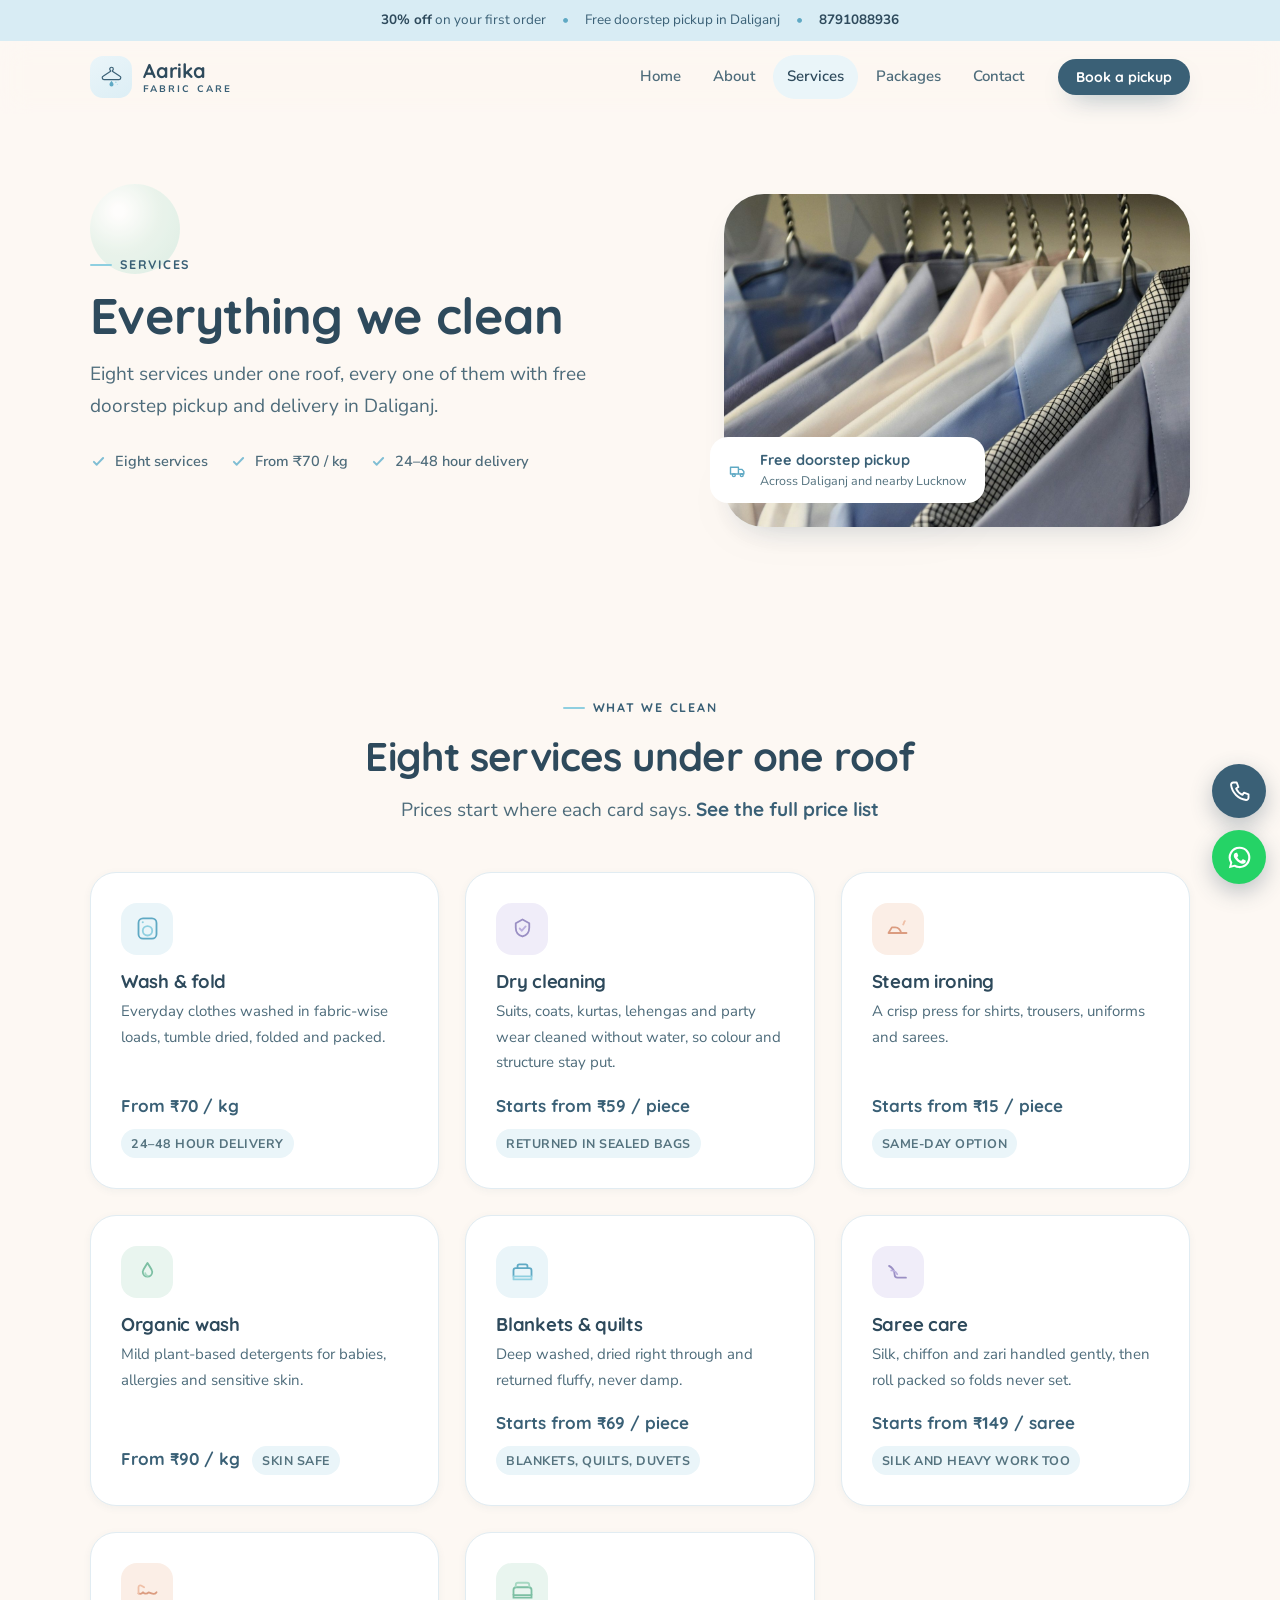
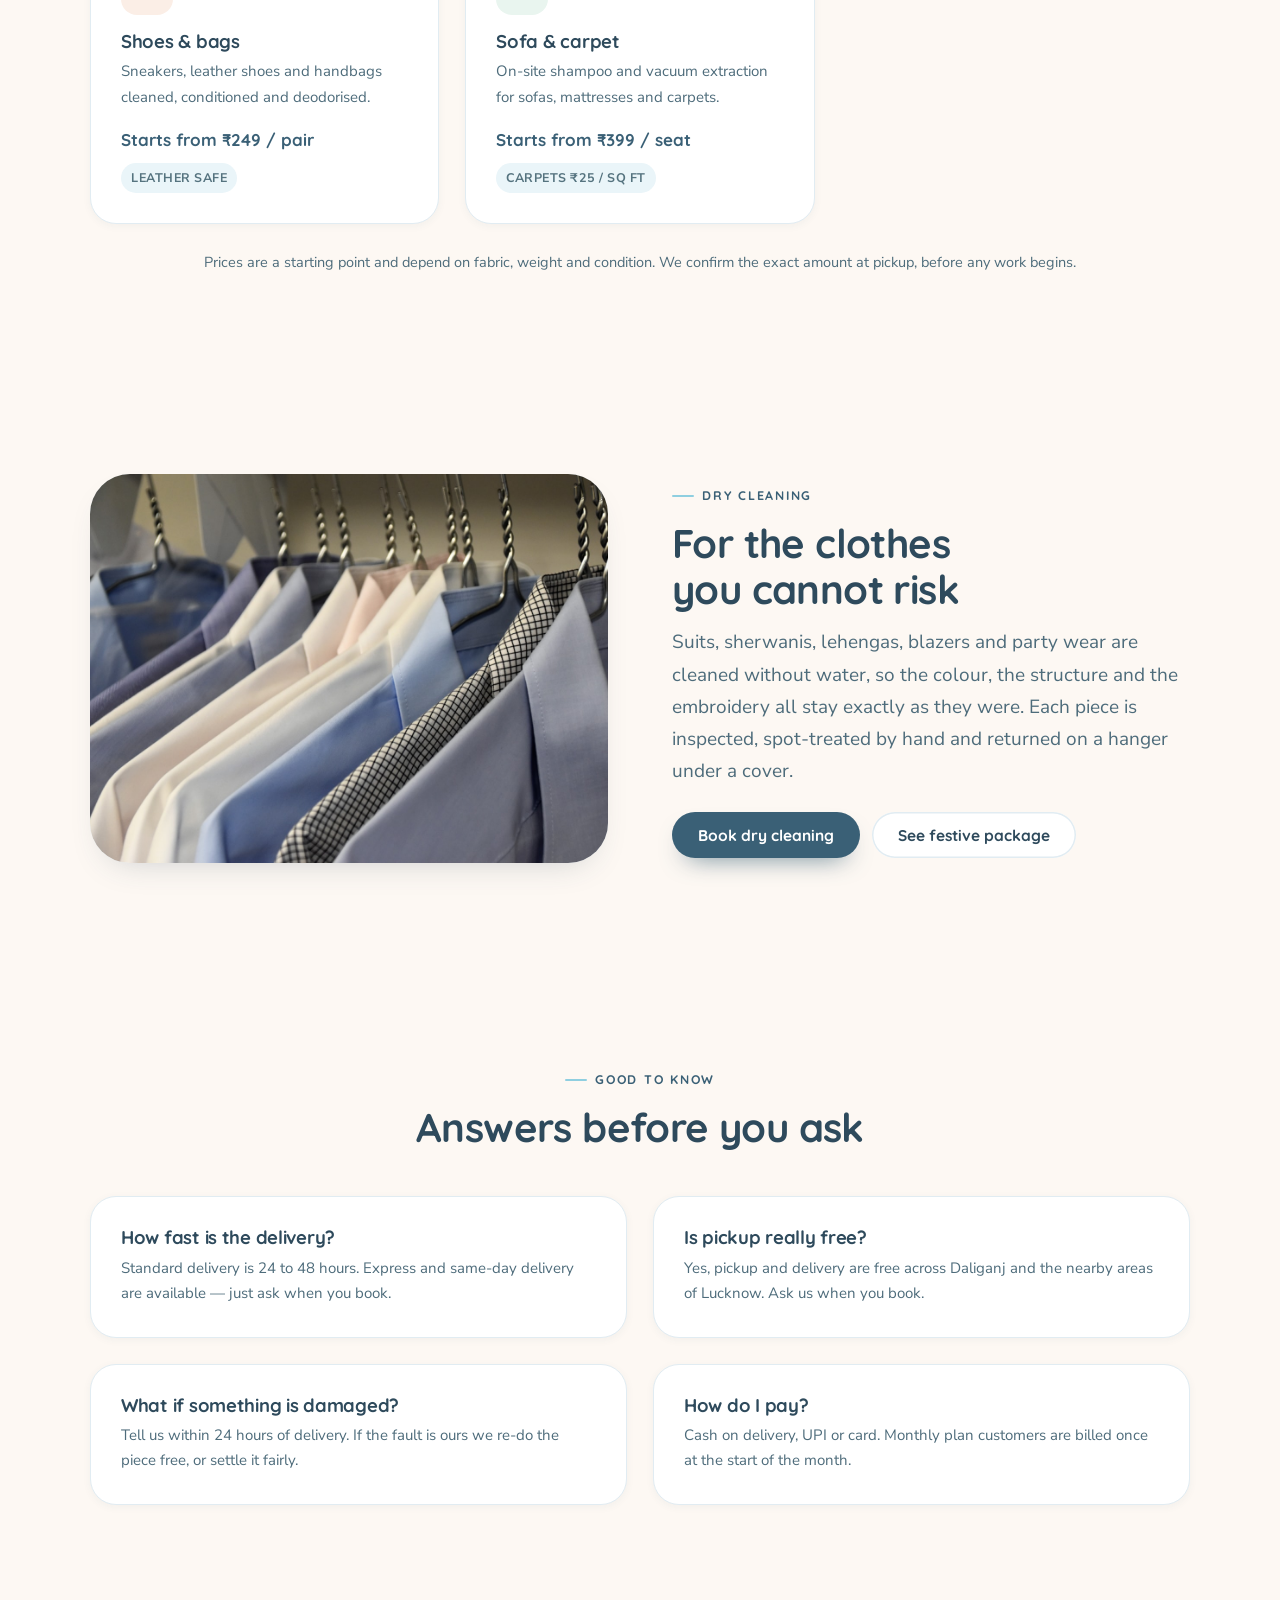
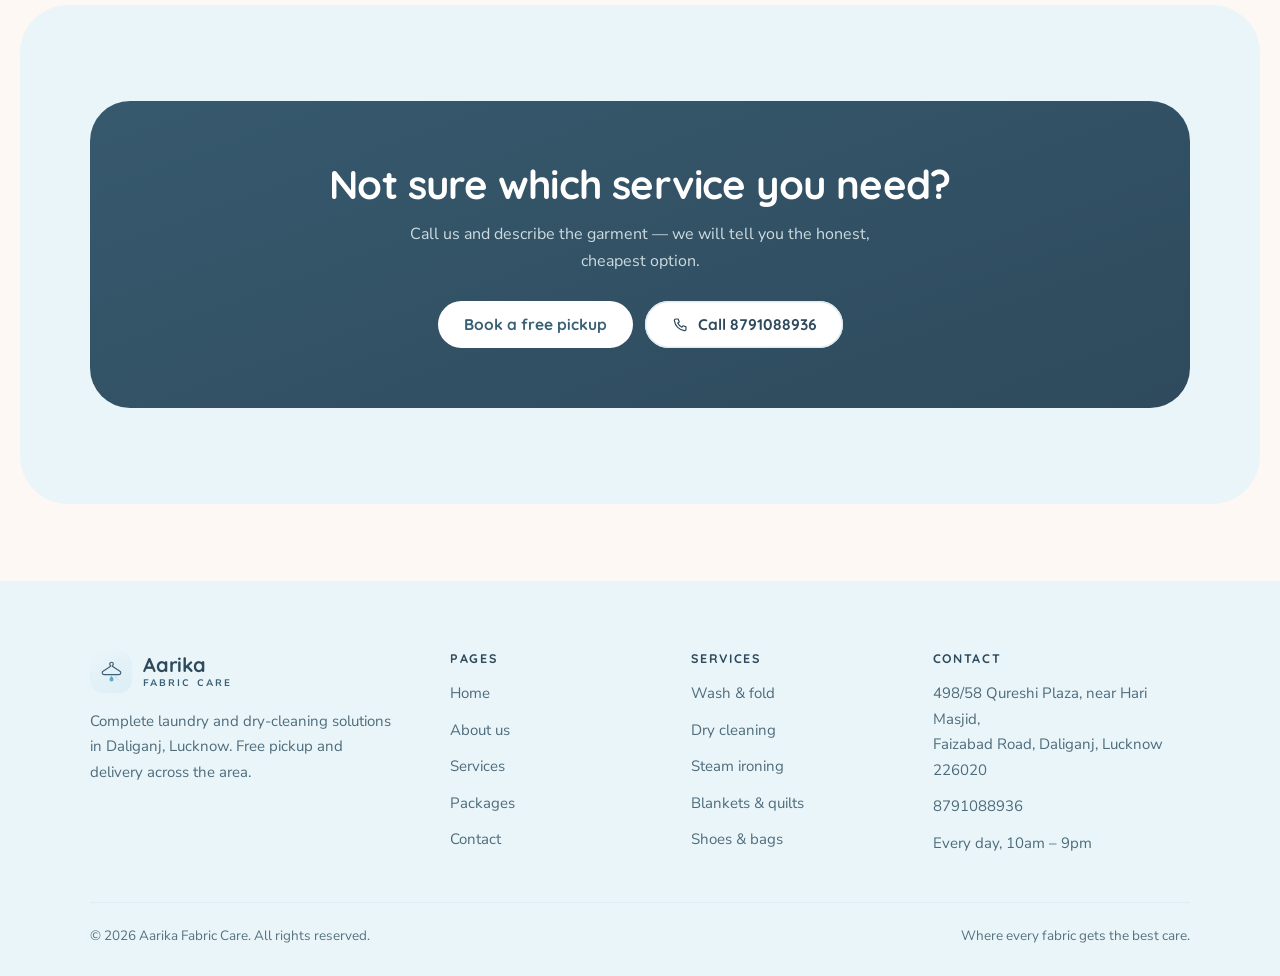
<file: services.html>
<!doctype html>
<html lang="en-IN">
<head>
<meta charset="utf-8">
<meta name="viewport" content="width=device-width, initial-scale=1">
<meta name="theme-color" content="#FDF8F3">

<title>What We Clean | Aarika Fabric Care, Daliganj Lucknow</title>
<meta name="description" content="Wash and fold, dry cleaning, steam ironing, blankets, sarees, shoes and upholstery. Eight laundry services in Daliganj, Lucknow with free pickup and delivery.">
<link rel="canonical" href="https://aarikafabriccare.com/services">

<meta property="og:type" content="website">
<meta property="og:site_name" content="Aarika Fabric Care">
<meta property="og:title" content="Services &amp; Prices | Aarika Fabric Care, Daliganj Lucknow">
<meta property="og:description" content="Wash and fold, dry cleaning, steam ironing, blankets, sarees, shoes and upholstery. Eight laundry services in Daliganj, Lucknow with free pickup and delivery.">
<meta property="og:url" content="https://aarikafabriccare.com/services">
<meta property="og:image" content="https://aarikafabriccare.com/assets/img/hero.jpg">
<meta property="og:locale" content="en_IN">
<meta name="twitter:card" content="summary_large_image">
<meta name="twitter:title" content="Services &amp; Prices | Aarika Fabric Care, Daliganj Lucknow">
<meta name="twitter:description" content="Wash and fold, dry cleaning, steam ironing, blankets, sarees, shoes and upholstery. Eight laundry services in Daliganj, Lucknow with free pickup and delivery.">
<meta name="twitter:image" content="https://aarikafabriccare.com/assets/img/hero.jpg">

<link rel="icon" href="assets/img/favicon.svg" type="image/svg+xml">
<link rel="apple-touch-icon" href="assets/img/logo-full.png">

<link rel="preconnect" href="https://fonts.googleapis.com">
<link rel="preconnect" href="https://fonts.gstatic.com" crossorigin>
<link href="https://fonts.googleapis.com/css2?family=Quicksand:wght@500;600;700&family=Nunito+Sans:opsz,wght@6..12,400;6..12,600;6..12,700&display=swap" rel="stylesheet">

<script>
(function(d){
  d.documentElement.classList.add("js");
  setTimeout(function(){
    if (!d.documentElement.classList.contains("reveal-ready")) {
      d.documentElement.classList.add("no-reveal");
    }
  }, 2500);
})(document);
</script>
<link rel="stylesheet" href="css/style.css">
<script type="application/ld+json">
{
  "@context": "https://schema.org",
  "@type": "BreadcrumbList",
  "itemListElement": [
    {
      "@type": "ListItem",
      "position": 1,
      "name": "Home",
      "item": "https://aarikafabriccare.com/"
    },
    {
      "@type": "ListItem",
      "position": 2,
      "name": "Services",
      "item": "https://aarikafabriccare.com/services"
    }
  ]
}
</script>
<script type="application/ld+json">
{
  "@context": "https://schema.org",
  "@type": "FAQPage",
  "mainEntity": [
    {
      "@type": "Question",
      "name": "How fast is the delivery?",
      "acceptedAnswer": {
        "@type": "Answer",
        "text": "Standard delivery is 24 to 48 hours. Express and same-day delivery are available — just ask when you book."
      }
    },
    {
      "@type": "Question",
      "name": "Is pickup really free?",
      "acceptedAnswer": {
        "@type": "Answer",
        "text": "Yes, pickup and delivery are free across Daliganj and the nearby areas of Lucknow. Ask us when you book."
      }
    },
    {
      "@type": "Question",
      "name": "What if something is damaged?",
      "acceptedAnswer": {
        "@type": "Answer",
        "text": "Tell us within 24 hours of delivery. If the fault is ours we re-do the piece free, or settle it fairly."
      }
    },
    {
      "@type": "Question",
      "name": "How do I pay?",
      "acceptedAnswer": {
        "@type": "Answer",
        "text": "Cash on delivery, UPI or card. Monthly plan customers are billed once at the start of the month."
      }
    }
  ]
}
</script>
</head>
<body>
<a class="sr-only" href="#main">Skip to content</a>

<div class="promo">
  <div class="wrap">
    <span><b>30% off</b> on your first order</span>
    <span class="dot hide-xs">•</span>
    <span class="hide-xs">Free doorstep pickup in Daliganj</span>
    <span class="dot">•</span>
    <a href="tel:+918791088936">8791088936</a>
  </div>
</div>

<header class="site-header">
  <div class="wrap">
    <nav class="nav" aria-label="Main">
      <a class="brand" href="/">
        <span class="brand-mark"><svg viewBox="0 0 32 32" fill="none" aria-hidden="true"><path d="M16 4.2c-1.3 0-2.3 1-2.3 2.3 0 .9.5 1.6 1.2 2v.9L5.2 15.6c-.7.4-1.1 1.1-1.1 1.9v.2c0 1.2 1 2.2 2.2 2.2h19.4c1.2 0 2.2-1 2.2-2.2v-.2c0-.8-.4-1.5-1.1-1.9l-9.7-6.2v-.9c.7-.4 1.2-1.1 1.2-2 0-1.3-1-2.3-2.3-2.3Z" stroke="#3A6076" stroke-width="1.5" stroke-linejoin="round"/><path d="M16 21.4c.9 1.6 2.6 3.1 2.6 4.7a2.6 2.6 0 1 1-5.2 0c0-1.6 1.7-3.1 2.6-4.7Z" fill="#5FA9C4"/><circle cx="21.6" cy="23.4" r=".9" fill="#8FCFE0"/><circle cx="23.4" cy="26" r=".6" fill="#8FCFE0"/></svg></span>
        <span class="brand-text">
          <span class="brand-name">Aarika</span>
          <span class="brand-sub">FABRIC CARE</span>
        </span>
      </a>

      <div class="nav-links" id="nav-links">
        <a href="/">Home</a>
        <a href="/about">About</a>
        <a href="/services" aria-current="page">Services</a>
        <a href="/packages">Packages</a>
        <a href="/contact">Contact</a>
      </div>

      <div class="nav-cta">
        <a class="btn btn--primary btn--sm" href="/contact">Book a pickup</a>
        <button class="nav-toggle" type="button" aria-label="Menu" aria-expanded="false" aria-controls="nav-links"><span></span></button>
      </div>
    </nav>
  </div>
</header>

<main id="main">

<section class="hero hero--page">
    <span class="bubble bubble--mint" aria-hidden="true" style="top:70px;left:7%;--bs-base:90px;opacity:0.75;animation-duration:9s"></span>
  <div class="wrap">
    <div class="hero-grid">
      <div>
      <span class="eyebrow" data-reveal>Services</span>
      <h1 class="h-xl" data-reveal data-delay="60">Everything we clean</h1>
      <p class="lede" data-reveal data-delay="120" style="margin-top:16px">Eight services under one roof, every one of them with free doorstep pickup and delivery in Daliganj.</p>
        <ul class="hero-points" data-reveal data-delay="180">
          <li><svg viewBox="0 0 24 24" fill="none" aria-hidden="true"><path d="m5.5 12.5 4 4 9-9.5" stroke="#7FBED4" stroke-width="2.8" stroke-linecap="round" stroke-linejoin="round"/></svg>Eight services</li>
          <li><svg viewBox="0 0 24 24" fill="none" aria-hidden="true"><path d="m5.5 12.5 4 4 9-9.5" stroke="#7FBED4" stroke-width="2.8" stroke-linecap="round" stroke-linejoin="round"/></svg>From ₹70 / kg</li>
          <li><svg viewBox="0 0 24 24" fill="none" aria-hidden="true"><path d="m5.5 12.5 4 4 9-9.5" stroke="#7FBED4" stroke-width="2.8" stroke-linecap="round" stroke-linejoin="round"/></svg>24–48 hour delivery</li>
        </ul>
      </div>

      <div class="hero-media" data-reveal="scale" data-delay="140">
        <div class="photo photo--tall">
          <img src="assets/img/services-hero.jpg" alt="A row of freshly pressed shirts on hangers in soft blues and whites" width="1400" height="1000" fetchpriority="high" decoding="async">
        </div>
        <div class="hero-badge hero-badge--note">
          <svg viewBox="0 0 24 24" fill="none" aria-hidden="true"><path d="M3 7.5h9.5v8H3zM12.5 10h4l2.5 2.6v2.9h-6.5z" stroke="#5FA9C4" stroke-width="1.7" stroke-linejoin="round"/><circle cx="7" cy="17" r="1.7" stroke="#5FA9C4" stroke-width="1.7"/><circle cx="16.5" cy="17" r="1.7" stroke="#5FA9C4" stroke-width="1.7"/></svg>
          <span><span class="k">Free doorstep pickup</span><span class="s">Across Daliganj and nearby Lucknow</span></span>
        </div>
      </div>
    </div>
  </div>
</section>
<section class="section">
  <div class="wrap">
    <div class="section-head section-head--center">
      <span class="eyebrow" data-reveal>What we clean</span>
      <h2 class="h-lg" data-reveal>Eight services under one roof</h2>
      <p class="lede" data-reveal data-delay="60" style="margin:14px auto 0;max-width:54ch">Prices start where each card says. <a class="link-arrow" href="/packages#rates" style="display:inline-flex">See the full price list</a></p>
    </div>
    <div class="grid grid--3" data-reveal-group>

        <article class="card service-card" data-reveal>
          <span class="icon-badge "><svg viewBox="0 0 24 24" fill="none" aria-hidden="true"><rect x="4" y="3" width="16" height="18" rx="4" stroke="#5FA9C4" stroke-width="1.6"/><circle cx="12" cy="14" r="4.2" stroke="#8FCFE0" stroke-width="1.6"/><circle cx="7.8" cy="6.4" r=".9" fill="#8FCFE0"/></svg></span>
          <h3>Wash &amp; fold</h3>
          <p>Everyday clothes washed in fabric-wise loads, tumble dried, folded and packed.</p>
          <div class="price"><b>From ₹70 / kg</b><span>24–48 hour delivery</span></div>
        </article>
        <article class="card service-card" data-reveal>
          <span class="icon-badge icon-badge--lilac"><svg viewBox="0 0 24 24" fill="none" aria-hidden="true"><path d="M12 4 6 7.4v3.9c0 4.1 2.6 6.8 6 7.8 3.4-1 6-3.7 6-7.8V7.4L12 4Z" stroke="#9A8FC4" stroke-width="1.6" stroke-linejoin="round"/><path d="m9.5 12 1.9 1.9 3.4-3.8" stroke="#B9AEDD" stroke-width="1.6" stroke-linecap="round"/></svg></span>
          <h3>Dry cleaning</h3>
          <p>Suits, coats, kurtas, lehengas and party wear cleaned without water, so colour and structure stay put.</p>
          <div class="price"><b>Starts from ₹59 / piece</b><span>Returned in sealed bags</span></div>
        </article>
        <article class="card service-card" data-reveal>
          <span class="icon-badge icon-badge--peach"><svg viewBox="0 0 24 24" fill="none" aria-hidden="true"><path d="M4 16h11a5 5 0 0 0-5-5H7l-3 5Z" stroke="#DB9C80" stroke-width="1.6" stroke-linejoin="round"/><path d="M15 16h5" stroke="#DB9C80" stroke-width="1.6" stroke-linecap="round"/><path d="M17 8.4c1.2-1 .3-2.2 1.6-3" stroke="#EFC0A8" stroke-width="1.6" stroke-linecap="round"/></svg></span>
          <h3>Steam ironing</h3>
          <p>A crisp press for shirts, trousers, uniforms and sarees.</p>
          <div class="price"><b>Starts from ₹15 / piece</b><span>Same-day option</span></div>
        </article>
        <article class="card service-card" data-reveal>
          <span class="icon-badge icon-badge--green"><svg viewBox="0 0 24 24" fill="none" aria-hidden="true"><path d="M12 4.4c1.3 2.8 4.2 5.3 4.2 8a4.2 4.2 0 1 1-8.4 0c0-2.7 2.9-5.2 4.2-8Z" stroke="#7CBFA3" stroke-width="1.6" stroke-linejoin="round"/><path d="M10 13.4c0 1.3 1 2.2 2.2 2.4" stroke="#A6D8C2" stroke-width="1.6" stroke-linecap="round"/></svg></span>
          <h3>Organic wash</h3>
          <p>Mild plant-based detergents for babies, allergies and sensitive skin.</p>
          <div class="price"><b>From ₹90 / kg</b><span>Skin safe</span></div>
        </article>
        <article class="card service-card" data-reveal>
          <span class="icon-badge "><svg viewBox="0 0 24 24" fill="none" aria-hidden="true"><path d="M4 16.4V11a2 2 0 0 1 2-2h12a2 2 0 0 1 2 2v5.4" stroke="#5FA9C4" stroke-width="1.6" stroke-linejoin="round"/><path d="M4 16.4h16V19H4z" stroke="#8FCFE0" stroke-width="1.6" stroke-linejoin="round"/><path d="M7.6 9V7.2c0-.9.7-1.6 1.6-1.6h5.6c.9 0 1.6.7 1.6 1.6V9" stroke="#5FA9C4" stroke-width="1.6"/></svg></span>
          <h3>Blankets &amp; quilts</h3>
          <p>Deep washed, dried right through and returned fluffy, never damp.</p>
          <div class="price"><b>Starts from ₹69 / piece</b><span>Blankets, quilts, duvets</span></div>
        </article>
        <article class="card service-card" data-reveal>
          <span class="icon-badge icon-badge--lilac"><svg viewBox="0 0 24 24" fill="none" aria-hidden="true"><path d="M4.5 7c3 1.6 5 4.6 5 8.2 0 1.4 1 2.3 2.5 2.3h7.5" stroke="#9A8FC4" stroke-width="1.6" stroke-linecap="round"/><path d="M6.5 11c2.6 0 4.3 1.6 5.2 3.4" stroke="#B9AEDD" stroke-width="1.6" stroke-linecap="round"/></svg></span>
          <h3>Saree care</h3>
          <p>Silk, chiffon and zari handled gently, then roll packed so folds never set.</p>
          <div class="price"><b>Starts from ₹149 / saree</b><span>Silk and heavy work too</span></div>
        </article>
        <article class="card service-card" data-reveal>
          <span class="icon-badge icon-badge--peach"><svg viewBox="0 0 24 24" fill="none" aria-hidden="true"><path d="M4 15.5c1.5.6 3 .4 4-1 1.4 1.6 3.6 1.6 5 0l2.5 1c1.6.6 3.5.2 4.5-1" stroke="#DB9C80" stroke-width="1.6" stroke-linecap="round" stroke-linejoin="round"/><path d="M4 15.5V10c0-1.4 1.6-2.2 2.7-1.4L9 10" stroke="#EFC0A8" stroke-width="1.6" stroke-linecap="round"/></svg></span>
          <h3>Shoes &amp; bags</h3>
          <p>Sneakers, leather shoes and handbags cleaned, conditioned and deodorised.</p>
          <div class="price"><b>Starts from ₹249 / pair</b><span>Leather safe</span></div>
        </article>
        <article class="card service-card" data-reveal>
          <span class="icon-badge icon-badge--green"><svg viewBox="0 0 24 24" fill="none" aria-hidden="true"><path d="M4 17v-4.6A2.4 2.4 0 0 1 6.4 10h11.2a2.4 2.4 0 0 1 2.4 2.4V17" stroke="#7CBFA3" stroke-width="1.6" stroke-linejoin="round"/><path d="M6 10V8a2 2 0 0 1 2-2h8a2 2 0 0 1 2 2v2" stroke="#A6D8C2" stroke-width="1.6"/><path d="M4 17h16v2.2H4z" stroke="#7CBFA3" stroke-width="1.6"/></svg></span>
          <h3>Sofa &amp; carpet</h3>
          <p>On-site shampoo and vacuum extraction for sofas, mattresses and carpets.</p>
          <div class="price"><b>Starts from ₹399 / seat</b><span>Carpets ₹25 / sq ft</span></div>
        </article>
    </div>
    <p class="small muted center" style="margin-top:26px" data-reveal>Prices are a starting point and depend on fabric, weight and condition. We confirm the exact amount at pickup, before any work begins.</p>
  </div>
</section>

<section class="section">
  <div class="wrap">
    <div class="split">
      <div class="photo photo--square" data-reveal="left">
        <img src="assets/img/drycleaning.jpg" alt="Dry-cleaned shirts hanging pressed and covered" width="1200" height="900" loading="lazy" decoding="async">
      </div>
      <div data-reveal="right">
        <span class="eyebrow">Dry cleaning</span>
        <h2 class="h-lg">For the clothes you cannot risk</h2>
        <p class="lede" style="margin-top:14px">Suits, sherwanis, lehengas, blazers and party wear are cleaned without water, so the colour, the structure and the embroidery all stay exactly as they were. Each piece is inspected, spot-treated by hand and returned on a hanger under a cover.</p>
        <div class="btn-row" style="margin-top:24px">
          <a class="btn btn--primary" href="/contact">Book dry cleaning</a>
          <a class="btn btn--ghost" href="/packages">See festive package</a>
        </div>
      </div>
    </div>
  </div>
</section>

<section class="section">
  <div class="wrap">
    <div class="section-head section-head--center">
      <span class="eyebrow" data-reveal>Good to know</span>
      <h2 class="h-lg" data-reveal>Answers before you ask</h2>
    </div>
    <div class="grid grid--2" data-reveal-group>
      <article class="card" data-reveal><h3>How fast is the delivery?</h3><p>Standard delivery is 24 to 48 hours. Express and same-day delivery are available — just ask when you book.</p></article>
      <article class="card" data-reveal><h3>Is pickup really free?</h3><p>Yes, pickup and delivery are free across Daliganj and the nearby areas of Lucknow. Ask us when you book.</p></article>
      <article class="card" data-reveal><h3>What if something is damaged?</h3><p>Tell us within 24 hours of delivery. If the fault is ours we re-do the piece free, or settle it fairly.</p></article>
      <article class="card" data-reveal><h3>How do I pay?</h3><p>Cash on delivery, UPI or card. Monthly plan customers are billed once at the start of the month.</p></article>
    </div>
  </div>
</section>

<section class="panel panel--blue section">
  <div class="wrap">
    <div class="cta-band" data-reveal="scale">
      <h2 class="h-lg">Not sure which service you need?</h2>
      <p>Call us and describe the garment — we will tell you the honest, cheapest option.</p>
      <div class="btn-row">
        <a class="btn btn--light" href="/contact">Book a free pickup</a>
        <a class="btn btn--ghost" href="tel:+918791088936"><svg viewBox="0 0 24 24" fill="none" aria-hidden="true"><path d="M6.5 4h3l1.5 4-2 1.4a11 11 0 0 0 5.6 5.6L16 13l4 1.5v3a2 2 0 0 1-2.2 2A15.5 15.5 0 0 1 4.5 6.2 2 2 0 0 1 6.5 4Z" stroke="currentColor" stroke-width="1.6" stroke-linejoin="round"/></svg> Call 8791088936</a>
      </div>
    </div>
  </div>
</section>

</main>

<footer class="site-footer">
  <div class="wrap">
    <div class="footer-grid" data-reveal-group>
      <div data-reveal>
        <a class="brand" href="/">
          <span class="brand-mark"><svg viewBox="0 0 32 32" fill="none" aria-hidden="true"><path d="M16 4.2c-1.3 0-2.3 1-2.3 2.3 0 .9.5 1.6 1.2 2v.9L5.2 15.6c-.7.4-1.1 1.1-1.1 1.9v.2c0 1.2 1 2.2 2.2 2.2h19.4c1.2 0 2.2-1 2.2-2.2v-.2c0-.8-.4-1.5-1.1-1.9l-9.7-6.2v-.9c.7-.4 1.2-1.1 1.2-2 0-1.3-1-2.3-2.3-2.3Z" stroke="#3A6076" stroke-width="1.5" stroke-linejoin="round"/><path d="M16 21.4c.9 1.6 2.6 3.1 2.6 4.7a2.6 2.6 0 1 1-5.2 0c0-1.6 1.7-3.1 2.6-4.7Z" fill="#5FA9C4"/><circle cx="21.6" cy="23.4" r=".9" fill="#8FCFE0"/><circle cx="23.4" cy="26" r=".6" fill="#8FCFE0"/></svg></span>
          <span class="brand-text">
            <span class="brand-name">Aarika</span>
            <span class="brand-sub">FABRIC CARE</span>
          </span>
        </a>
        <p class="footer-blurb">Complete laundry and dry-cleaning solutions in Daliganj, Lucknow. Free pickup and delivery across the area.</p>
      </div>

      <nav data-reveal aria-label="Pages">
        <h3>Pages</h3>
        <ul>
          <li><a href="/">Home</a></li>
          <li><a href="/about">About us</a></li>
          <li><a href="/services">Services</a></li>
          <li><a href="/packages">Packages</a></li>
          <li><a href="/contact">Contact</a></li>
        </ul>
      </nav>

      <div data-reveal>
        <h3>Services</h3>
        <ul>
          <li><a href="/services">Wash &amp; fold</a></li>
          <li><a href="/services">Dry cleaning</a></li>
          <li><a href="/services">Steam ironing</a></li>
          <li><a href="/services">Blankets &amp; quilts</a></li>
          <li><a href="/services">Shoes &amp; bags</a></li>
        </ul>
      </div>

      <div data-reveal>
        <h3>Contact</h3>
        <ul>
          <li>498/58 Qureshi Plaza, near Hari Masjid,<br>Faizabad Road, Daliganj, Lucknow 226020</li>
          <li><a href="tel:+918791088936">8791088936</a></li>
          <li>Every day, 10am – 9pm</li>
        </ul>
      </div>
    </div>

    <div class="footer-bottom">
      <span>© <span class="js-year">2026</span> Aarika Fabric Care. All rights reserved.</span>
      <span>Where every fabric gets the best care.</span>
    </div>
  </div>
</footer>

<div class="fab">
  <a class="fab-btn fab-call" href="tel:+918791088936" aria-label="Call Aarika Fabric Care on 8791088936">
    <svg viewBox="0 0 24 24" fill="none" aria-hidden="true"><path d="M6.5 4h3l1.5 4-2 1.4a11 11 0 0 0 5.6 5.6L16 13l4 1.5v3a2 2 0 0 1-2.2 2A15.5 15.5 0 0 1 4.5 6.2 2 2 0 0 1 6.5 4Z" stroke="#fff" stroke-width="1.7" stroke-linejoin="round"/></svg>
  </a>
  <a class="fab-btn fab-wa" href="https://wa.me/918791088936?text=Hi%2C%20I%20want%20services." data-wa="https://wa.me/918791088936?text=Hi%2C%20I%20want%20services." target="_blank" rel="noopener"
     aria-label="Message us on WhatsApp. Your location is shared only if you allow it.">
    <svg viewBox="0 0 32 32" fill="#fff" aria-hidden="true"><path d="M16 3.2A12.7 12.7 0 0 0 5 22.4L3.4 28.6l6.4-1.7A12.7 12.7 0 1 0 16 3.2Zm0 2.4a10.3 10.3 0 1 1-5.3 19.1l-.4-.2-3.8 1 1-3.7-.2-.4A10.3 10.3 0 0 1 16 5.6Zm-4.7 5c-.2 0-.6.1-.9.4-.3.4-1.2 1.2-1.2 2.8s1.3 3.2 1.4 3.4c.2.2 2.4 3.8 5.9 5.2 2.9 1.1 3.5.9 4.2.9.7-.1 2.2-.9 2.5-1.8.3-.9.3-1.6.2-1.8-.1-.2-.3-.2-.7-.4l-2.4-1.2c-.3-.1-.6-.2-.8.2l-1.1 1.4c-.2.2-.4.3-.8.1a8.4 8.4 0 0 1-2.5-1.5 9.3 9.3 0 0 1-1.7-2.2c-.2-.3 0-.5.1-.7l.6-.7c.2-.2.2-.4.3-.6.1-.2 0-.5 0-.7l-1-2.4c-.3-.6-.5-.5-.7-.5h-.6Z"/></svg>
  </a>
</div>

<div class="callbar" aria-label="Quick contact">
  <a class="btn btn--primary" href="tel:+918791088936"><svg viewBox="0 0 24 24" fill="none" aria-hidden="true"><path d="M6.5 4h3l1.5 4-2 1.4a11 11 0 0 0 5.6 5.6L16 13l4 1.5v3a2 2 0 0 1-2.2 2A15.5 15.5 0 0 1 4.5 6.2 2 2 0 0 1 6.5 4Z" stroke="currentColor" stroke-width="1.6" stroke-linejoin="round"/></svg> Call now</a>
  <a class="btn btn--ghost" href="/contact">Book pickup</a>
</div>

<script src="js/main.js" defer></script>
</body>
</html>
</file>
<file: css/style.css>
/* ==========================================================================
   Aarika Fabric Care — stylesheet
   Plain CSS. No build step, no framework. Runs on any normal web host.

    1 Reset            2 Tokens           3 Layout
    4 Type             5 Header & nav     6 Buttons
    7 Cards            8 Hero             9 Services & steps
   10 Packages        11 Reviews         12 Forms
   13 Contact         14 Footer          15 Motion
   16 Responsive      17 Utilities
   ========================================================================== */

/* ---------- 1. Reset ---------- */
*, *::before, *::after { box-sizing: border-box; }

html {
  -webkit-text-size-adjust: 100%;
  scroll-behavior: smooth;
  scroll-padding-top: 96px;      /* sticky header clearance for #anchors */
}

body {
  margin: 0;
  background: var(--cream);
  color: var(--ink);
  font-family: var(--font-body);
  font-size: 16px;
  line-height: 1.7;
  -webkit-font-smoothing: antialiased;
  -moz-osx-font-smoothing: grayscale;
  overflow-x: clip;
}

/* The browser hides [hidden] with display:none, but that is a single attribute
   selector and loses to any class rule that sets display — ".rate-list li"
   setting flex, for one. The result is JavaScript that reports an element as
   hidden while it is still on screen, which is exactly how the rate card kept
   showing all 220 rows while filtering "worked". Make it win outright. */
[hidden] { display: none !important; }

img, svg, video { display: block; max-width: 100%; }
img { height: auto; }
a { color: var(--blue-deep); text-decoration: none; }
p { margin: 0; }
ul, ol { margin: 0; padding: 0; list-style: none; }
button, input, select, textarea { font: inherit; color: inherit; }
button { cursor: pointer; }

h1, h2, h3, h4 {
  margin: 0;
  font-family: var(--font-display);
  font-weight: 700;
  line-height: 1.15;
  letter-spacing: -.015em;
  text-wrap: balance;
  color: var(--ink);
}

:focus-visible {
  outline: 3px solid var(--blue);
  outline-offset: 3px;
  border-radius: 6px;
}

/* ---------- 2. Tokens ---------- */
:root {
  --font-display: Quicksand, "Segoe UI", system-ui, sans-serif;
  --font-body: "Nunito Sans", "Segoe UI", system-ui, sans-serif;

  /* Ink */
  --ink: #2E4A5C;
  --ink-soft: #4E6C7B;
  --ink-faint: #55737F;

  /* Blues — the brand's primary family */
  --blue: #5FA9C4;
  --blue-light: #8FCFE0;
  --blue-pale: #7FBED4;
  --blue-deep: #3A6076;
  --blue-slate: #5A8298;

  /* Grounds */
  --cream: #FDF8F3;
  --white: #FFFFFF;
  --mist: #EAF5F9;
  --sand: #F3EFE7;
  --mist-deep: #DCEEF5;

  /* Supporting accents, used sparingly and always semantically */
  --peach: #DB9C80;
  --peach-pale: #FBEEE6;
  --green: #7CBFA3;
  --green-pale: #E9F5EF;
  --purple: #9A8FC4;

  --line: #E1ECF2;

  --shadow-sm: 0 2px 8px rgba(46, 74, 92, .05);
  --shadow: 0 14px 34px -18px rgba(46, 74, 92, .28);
  --shadow-lg: 0 30px 60px -30px rgba(46, 74, 92, .35);

  --r-pill: 999px;
  --r-lg: clamp(26px, 4vw, 40px);
  --r-md: clamp(18px, 2.6vw, 26px);
  --r-sm: 14px;

  --container: 1180px;
  --gutter: clamp(18px, 4.5vw, 40px);
  --section-y: clamp(56px, 8vw, 100px);

  --ease: cubic-bezier(.22, 1, .36, 1);
}

/* ---------- 3. Layout ---------- */
.wrap {
  width: 100%;
  max-width: var(--container);
  margin-inline: auto;
  padding-inline: max(var(--gutter), env(safe-area-inset-left));
  padding-inline-end: max(var(--gutter), env(safe-area-inset-right));
}

.section { padding-block: var(--section-y); position: relative; }
.section--tight { padding-block: clamp(34px, 5vw, 60px); }

/* Tinted sections are inset rounded panels sitting on the cream page, not
   full-width bands — the alternating blue and sand give the page its rhythm. */
.panel {
  border-radius: clamp(28px, 4vw, 48px);
  margin-inline: clamp(8px, 2vw, 20px);
  /* The reference gives a tinted panel slightly less height than a plain
     section, so the tint reads as a card rather than a band. */
  padding-block: clamp(52px, 8vw, 96px);
}
.panel--blue { background: var(--mist); }
.panel--sand { background: var(--sand); }

.grid { display: grid; gap: clamp(16px, 2.4vw, 26px); }
.grid--2 { grid-template-columns: repeat(2, 1fr); }
.grid--3 { grid-template-columns: repeat(3, 1fr); }
.grid--4 { grid-template-columns: repeat(4, 1fr); }

.split {
  display: grid;
  grid-template-columns: 1fr 1fr;
  gap: clamp(28px, 5vw, 64px);
  align-items: center;
}

.stack { display: grid; gap: 18px; }

/* ---------- 4. Type ---------- */
.eyebrow {
  display: inline-flex;
  align-items: center;
  gap: 8px;
  font-family: var(--font-display);
  font-weight: 700;
  font-size: 12.5px;
  letter-spacing: .14em;
  text-transform: uppercase;
  color: var(--blue-deep);
  margin-bottom: 14px;
}
.eyebrow::before {
  content: "";
  width: 22px;
  height: 2px;
  border-radius: 2px;
  background: var(--blue-light);
}

.h-xl { font-size: clamp(32px, 5.4vw, 58px); line-height: 1.08; }
.h-lg { font-size: clamp(26px, 3.6vw, 40px); }
.h-md { font-size: clamp(20px, 2.2vw, 26px); }

.lede {
  font-size: clamp(16px, 1.1vw + .6rem, 19px);
  color: var(--ink-soft);
  max-width: 60ch;
}
.muted { color: var(--ink-soft); }
.small { font-size: 14.5px; }

.section-head { max-width: 62ch; margin-bottom: clamp(26px, 4vw, 46px); }
.section-head .lede { margin-top: 12px; }
.section-head--center { margin-inline: auto; text-align: center; }
.section-head--center .eyebrow { justify-content: center; }
.section-head--center .lede { margin-inline: auto; }

.hi { font-size: 16px; color: var(--blue-deep); font-weight: 600; }

/* ---------- 5. Header & nav ---------- */
.promo {
  background: #D8ECF4;
  color: var(--blue-deep);
  font-size: 13.5px;
  padding: 9px 0;
}
.promo .wrap {
  display: flex;
  align-items: center;
  justify-content: center;
  gap: 10px 16px;
  flex-wrap: wrap;
  text-align: center;
}
.promo a { color: var(--ink); font-weight: 700; }
.promo .dot { color: var(--blue); }
.promo b { color: var(--ink); }

.site-header {
  position: sticky;
  top: 0;
  z-index: 60;
  background: rgba(253, 248, 243, .88);
  -webkit-backdrop-filter: saturate(180%) blur(14px);
  backdrop-filter: saturate(180%) blur(14px);
  border-bottom: 1px solid transparent;
  transition: border-color .3s var(--ease), box-shadow .3s var(--ease);
}
.site-header.is-stuck {
  border-bottom-color: var(--line);
  box-shadow: 0 6px 22px -18px rgba(46, 74, 92, .5);
}

.nav {
  display: flex;
  align-items: center;
  gap: 20px;
  min-height: 72px;
}

.brand { display: flex; align-items: center; gap: 11px; margin-inline-end: auto; }
.brand-mark {
  width: 42px;
  height: 42px;
  flex: none;
  display: grid;
  place-items: center;
  border-radius: 13px;
  background: linear-gradient(150deg, var(--mist), var(--mist-deep));
}
.brand-mark svg { width: 25px; height: 25px; }
.brand-text { display: grid; line-height: 1; }
.brand-name {
  font-family: var(--font-display);
  font-weight: 700;
  font-size: 20px;
  letter-spacing: -.01em;
  color: var(--ink);
}
.brand-sub {
  font-size: 9.5px;
  letter-spacing: .22em;
  font-weight: 700;
  /* Mid-blue read at 2.4:1 here. Part of the logo lockup, so WCAG exempts it,
     but 9.5px at that contrast is hard work — the deeper blue keeps the look
     and reaches 6.4:1. */
  color: var(--blue-deep);
  margin-top: 3px;
}

.nav-links { display: flex; align-items: center; gap: 4px; }
.nav-links a {
  padding: 9px 14px;
  border-radius: var(--r-pill);
  font-size: 15px;
  font-weight: 600;
  color: var(--ink-soft);
  transition: color .2s var(--ease), background .2s var(--ease);
}
.nav-links a[aria-current="page"] { color: var(--ink); background: var(--mist); }

.nav-cta { display: flex; align-items: center; gap: 10px; }

.nav-toggle {
  display: none;
  width: 46px;
  height: 46px;
  align-items: center;
  justify-content: center;
  border: 1px solid var(--line);
  border-radius: 13px;
  background: var(--white);
}
.nav-toggle span { position: relative; display: block; width: 18px; height: 2px; border-radius: 2px; background: var(--ink); }
.nav-toggle span::before,
.nav-toggle span::after {
  content: "";
  position: absolute;
  left: 0;
  width: 18px;
  height: 2px;
  border-radius: 2px;
  background: var(--ink);
  transition: transform .25s var(--ease), top .25s var(--ease);
}
.nav-toggle span::before { top: -6px; }
.nav-toggle span::after { top: 6px; }
.nav-toggle[aria-expanded="true"] span { background: transparent; }
.nav-toggle[aria-expanded="true"] span::before { top: 0; transform: rotate(45deg); }
.nav-toggle[aria-expanded="true"] span::after { top: 0; transform: rotate(-45deg); }

/* ---------- 6. Buttons ---------- */
.btn {
  display: inline-flex;
  align-items: center;
  justify-content: center;
  gap: 9px;
  padding: 14px 26px;
  border: 0;
  border-radius: var(--r-pill);
  font-family: var(--font-display);
  font-weight: 700;
  font-size: 15.5px;
  line-height: 1.2;
  text-align: center;
  transition: transform .2s var(--ease), box-shadow .25s var(--ease), background .25s var(--ease);
}
.btn svg { width: 18px; height: 18px; flex: none; }

.btn--primary {
  background: var(--blue-deep);
  color: #fff;
  box-shadow: 0 12px 26px -14px rgba(58, 96, 118, .9);
}
.btn--primary:hover { color: #fff; background: #325469; }

.btn--ghost {
  background: var(--white);
  color: var(--ink);
  box-shadow: inset 0 0 0 1.5px var(--line);
}
.btn--ghost:hover { color: var(--ink); box-shadow: inset 0 0 0 1.5px var(--blue-light); }

.btn--light { background: #fff; color: var(--blue-deep); }
.btn--sm { padding: 10px 18px; font-size: 14px; }
.btn--block { display: flex; width: 100%; }
.btn:active { transform: translateY(1px); }

.btn-row { display: flex; flex-wrap: wrap; gap: 12px; }

.link-arrow {
  display: inline-flex;
  align-items: center;
  gap: 6px;
  font-weight: 700;
  font-family: var(--font-display);
  color: var(--blue-deep);
}
.link-arrow svg { width: 16px; height: 16px; transition: transform .2s var(--ease); }

/* ---------- 7. Cards ---------- */
.card {
  background: var(--white);
  border-radius: var(--r-md);
  padding: clamp(20px, 2.6vw, 30px);
  box-shadow: var(--shadow-sm);
  border: 1px solid var(--line);
}

.icon-badge {
  width: 52px;
  height: 52px;
  display: grid;
  place-items: center;
  border-radius: 16px;
  background: var(--mist);
  margin-bottom: 16px;
}
.icon-badge svg { width: 27px; height: 27px; }
.icon-badge--green { background: var(--green-pale); }
.icon-badge--peach { background: var(--peach-pale); }
.icon-badge--lilac { background: #F0EDF9; }

.card h3 { font-size: 18.5px; margin-bottom: 7px; }
.card p { color: var(--ink-soft); font-size: 15px; }

/* Photo frames */
.photo {
  position: relative;
  overflow: hidden;
  border-radius: var(--r-lg);
  background: var(--mist);
  box-shadow: var(--shadow);
}
.photo img { width: 100%; height: 100%; object-fit: cover; }
.photo--tall { aspect-ratio: 7 / 5; }
.photo--wide { aspect-ratio: 2 / 1; }
.photo--square { aspect-ratio: 4 / 3; }

/* ---------- 8. Hero ---------- */
.hero {
  position: relative;
  padding-block: clamp(36px, 6vw, 76px) clamp(48px, 7vw, 90px);
  overflow: hidden;
}
.hero > .wrap { position: relative; z-index: 1; }

.hero-grid {
  display: grid;
  grid-template-columns: 1.05fr 1fr;
  gap: clamp(30px, 5vw, 64px);
  align-items: center;
}

.hero h1 { font-size: clamp(32px, 5.6vw, 60px); line-height: 1.06; }
.hero .lede { margin-top: 18px; }
.hero .btn-row { margin-top: 26px; }

.hero-points {
  display: flex;
  flex-wrap: wrap;
  gap: 10px 22px;
  margin-top: 26px;
}
.hero-points li {
  display: flex;
  align-items: center;
  gap: 8px;
  font-size: 14.5px;
  font-weight: 600;
  color: var(--ink-soft);
}
.hero-points svg { width: 17px; height: 17px; flex: none; }

.hero-media { position: relative; }

/* Inner-page hero. Same split as the home page, but the copy column leads and
   the photo supports it, so a section page never competes with the front
   door. The heading also steps down a size — a home page shouts once; five
   more pages shouting is just noise. */
/* The reference sets the inner-page hero tighter than the home page's,
   especially underneath, so a section page starts its content sooner. */
.hero--page { padding-block: clamp(44px, 7vw, 80px) clamp(40px, 6vw, 64px); }
.hero--page .hero-grid { grid-template-columns: 1.1fr .9fr; }
.hero--page h1 { font-size: clamp(30px, 4.4vw, 50px); }
/* The home page leads with its photo on a phone; a section page leads with
   what the page is about. */
.hero--page .hero-media { order: 0; }

/* A single quiet note pinned to the photo — one fact, never a slogan. */
.hero-badge--note {
  left: -14px;
  bottom: 24px;
  max-width: 17.5rem;
  padding: 14px 18px;
  align-items: flex-start;
  gap: 11px;
}
.hero-badge--note svg { width: 20px; height: 20px; flex: none; margin-top: 1px; }
.hero-badge--note .k {
  display: block;
  font-family: var(--font-display);
  font-weight: 700;
  font-size: 14.5px;
  line-height: 1.35;
  color: var(--blue-deep);
}
.hero-badge--note .s {
  display: block;
  font-size: 12.5px;
  line-height: 1.45;
  color: var(--ink-faint);
  margin-top: 2px;
}

@media (max-width: 520px) {
  .hero-badge--note { left: 8px; right: 8px; bottom: 10px; max-width: none; }
}

.hero-badge {
  position: absolute;
  z-index: 2;
  background: var(--white);
  border-radius: 18px;
  padding: 13px 18px;
  box-shadow: var(--shadow-lg);
  display: flex;
  align-items: center;
  gap: 12px;
}
/* The offer badge hangs off a string like a laundry tag and sways gently,
   as it did in the original design. The card keeps a punched hole at the top
   where the string meets it. */
.hang {
  position: absolute;
  z-index: 2;
  left: -14px;
  bottom: 26px;
  transform-origin: top center;
  animation: swayTag 6s ease-in-out infinite;
}
.hang-string { width: 2px; height: 26px; background: #D6CFC4; margin: 0 auto; }

.hero-badge--offer {
  position: relative;
  display: block;
  text-align: center;
  padding: 22px 26px 18px;
}
.hero-badge--offer::before {
  content: "";
  position: absolute;
  top: 12px;
  left: 50%;
  transform: translateX(-50%);
  width: 9px;
  height: 9px;
  border-radius: 50%;
  background: #E7EFF3;
}
.hero-badge--offer .big {
  display: block;
  font-family: var(--font-display);
  font-weight: 700;
  font-size: 34px;
  /* The original used a pale blue here, which reads at 2.06:1 on white.
     The deeper blue keeps the look and clears AA. */
  color: var(--blue-deep);
  line-height: 1;
  margin-top: 10px;
}
.hero-badge--offer .cap {
  display: block;
  font-size: 10.5px;
  font-weight: 700;
  letter-spacing: .1em;
  text-transform: uppercase;
  color: var(--ink-faint);
  line-height: 1.35;
  margin-top: 7px;
}
.hero-badge--turn {
  top: 20px;
  right: -12px;
  background: var(--blue-deep);
  color: #fff;
  font-family: var(--font-display);
  font-weight: 700;
  font-size: 13px;
  padding: 10px 16px;
  border-radius: var(--r-pill);
}

/* Trust strip */
.trust {
  display: grid;
  grid-template-columns: repeat(4, 1fr);
  gap: clamp(10px, 1.6vw, 20px);
  background: var(--white);
  border: 1px solid var(--line);
  border-radius: var(--r-md);
  padding: clamp(16px, 2.2vw, 24px);
  box-shadow: var(--shadow-sm);
}
.trust li {
  display: flex;
  align-items: center;
  gap: 11px;
  font-weight: 700;
  font-size: 14.5px;
  font-family: var(--font-display);
  color: var(--ink);
}
.trust svg { width: 26px; height: 26px; flex: none; }

/* ---------- 9. Services & steps ---------- */
.service-card { display: flex; flex-direction: column; height: 100%; position: relative; }

/* The whole card is the target, but only the title carries the link, so the
   accessible name is the service rather than the paragraph after it, and the
   card is one stop on the keyboard instead of several. */
.card-link {
  color: inherit;
  text-decoration: none;
}
.card-link::after {
  content: "";
  position: absolute;
  inset: 0;
  border-radius: var(--r-md);
  /* The link sits inside the heading, so its overlay paints below the
     paragraph and price that follow. Without this the card looks clickable
     and only the title actually is. */
  z-index: 1;
}
.card-link:focus-visible { outline: none; }
.card-link:focus-visible::after {
  outline: 2px solid var(--blue-deep);
  outline-offset: 3px;
}
.service-card .price {
  margin-top: auto;
  padding-top: 16px;
  display: flex;
  flex-wrap: wrap;
  gap: 8px 12px;
  align-items: baseline;
}
.service-card .price b {
  font-family: var(--font-display);
  font-size: 17px;
  color: var(--blue-deep);
}
.service-card .price span {
  font-size: 12.5px;
  font-weight: 700;
  letter-spacing: .04em;
  text-transform: uppercase;
  color: var(--ink-faint);
  background: var(--mist);
  padding: 4px 10px;
  border-radius: var(--r-pill);
}

.steps { counter-reset: step; }
.step { position: relative; }
.step .num {
  width: 46px;
  height: 46px;
  display: grid;
  place-items: center;
  border-radius: 50%;
  background: var(--blue-deep);
  color: #fff;
  font-family: var(--font-display);
  font-weight: 700;
  font-size: 18px;
  margin-bottom: 15px;
}
.step h3 { font-size: 18px; margin-bottom: 6px; }
.step p { color: var(--ink-soft); font-size: 15px; }

/* ---------- 10. Packages ---------- */
.plan {
  display: flex;
  flex-direction: column;
  background: var(--white);
  border: 1px solid var(--line);
  border-radius: var(--r-lg);
  padding: clamp(24px, 3vw, 34px);
  box-shadow: var(--shadow-sm);
  position: relative;
}
.plan--feature {
  background: linear-gradient(165deg, #37596E, #2E4A5C);
  border-color: transparent;
  color: #EAF5F9;
  box-shadow: var(--shadow-lg);
}

.plan-tag {
  align-self: flex-start;
  font-size: 11px;
  font-weight: 700;
  letter-spacing: .12em;
  text-transform: uppercase;
  padding: 6px 12px;
  border-radius: var(--r-pill);
  background: var(--mist);
  color: var(--blue-deep);
  margin-bottom: 16px;
}
.plan--feature .plan-tag { background: rgba(255, 255, 255, .16); color: #fff; }

.plan-price {
  font-family: var(--font-display);
  font-weight: 700;
  font-size: clamp(34px, 4.4vw, 46px);
  line-height: 1;
  color: var(--ink);
}
.plan-sub { color: var(--ink-soft); font-size: 15px; margin-top: 6px; }
.plan ul { display: grid; gap: 11px; margin: 22px 0; }
.plan li { display: flex; gap: 10px; font-size: 15px; color: var(--ink-soft); }
.plan li svg { width: 18px; height: 18px; flex: none; margin-top: 4px; }

.plan--feature h3, .plan--feature .plan-price { color: #fff; }
.plan--feature .plan-sub, .plan--feature li { color: rgba(234, 245, 249, .9); }
.plan .btn { margin-top: auto; }
.plan-terms {
  margin: 10px 0 0;
  font-size: 12px;
  line-height: 1.5;
  text-align: center;
  color: var(--ink-faint);
}
.plan--feature .plan-terms { color: rgba(234, 245, 249, .78); }

.addon {
  display: flex;
  flex-wrap: wrap;
  align-items: baseline;
  justify-content: space-between;
  gap: 8px 18px;
  padding: 18px 0;
  border-bottom: 1px solid var(--line);
}
.addon:last-child { border-bottom: 0; }
.addon h3 { font-size: 16.5px; }
.addon p { font-size: 14.5px; color: var(--ink-soft); flex: 1 1 320px; }
.addon .cost { font-family: var(--font-display); font-weight: 700; color: var(--blue-deep); white-space: nowrap; }

/* ---------- 11. Reviews ---------- */
.review { display: flex; flex-direction: column; height: 100%; }
.stars { display: flex; gap: 2px; color: var(--peach); margin-bottom: 13px; }
.stars svg { width: 17px; height: 17px; fill: currentColor; }
.review p { font-size: 15.5px; color: var(--ink-soft); }
.review-by { display: flex; align-items: center; gap: 12px; margin-top: auto; padding-top: 20px; }
.review-avatar {
  width: 42px;
  height: 42px;
  flex: none;
  display: grid;
  place-items: center;
  border-radius: 50%;
  background: var(--mist);
  font-family: var(--font-display);
  font-weight: 700;
  color: var(--blue-deep);
}
.review-by b { display: block; font-size: 15px; }
.review-by span { display: block; font-size: 13px; color: var(--ink-faint); }

/* ---------- 12. Forms ---------- */
.form-grid { display: grid; gap: 16px; }
.field { display: grid; gap: 7px; }
.field label { font-size: 14px; font-weight: 700; color: var(--ink); }
.field input,
.field select,
.field textarea {
  width: 100%;
  padding: 13px 15px;
  font-size: 16px;                 /* 16px minimum or iOS zooms on focus */
  background: var(--white);
  border: 1.5px solid var(--line);
  border-radius: var(--r-sm);
  transition: border-color .2s var(--ease), box-shadow .2s var(--ease);
}
.field textarea { resize: vertical; min-height: 108px; }
.field input:focus,
.field select:focus,
.field textarea:focus {
  outline: none;
  border-color: var(--blue);
  box-shadow: 0 0 0 4px rgba(95, 169, 196, .16);
}
.field-row { display: grid; grid-template-columns: 1fr 1fr; gap: 16px; }

.form-note { font-size: 13.5px; color: var(--ink-faint); text-align: center; }

.form-msg {
  display: none;
  padding: 14px 16px;
  border-radius: var(--r-sm);
  font-size: 15px;
  background: var(--green-pale);
  color: #24705A;
}
.form-msg.is-error { background: #FCEDE9; color: #A4462C; }
.form-msg.is-shown { display: block; }

.hp { position: absolute; left: -9999px; width: 1px; height: 1px; overflow: hidden; }

/* ---------- 13. Contact ---------- */
.contact-line {
  display: flex;
  align-items: flex-start;
  gap: 14px;
  padding: 16px 0;
  border-bottom: 1px solid var(--line);
}

/* The icon beside each row already says what it is, so the label is dropped
   from view. It stays in the markup because the icon is aria-hidden — without
   it a screen reader would read a bare number and a bare address with nothing
   saying which is the phone and which is the shop. */
.contact-line .k {
  position: absolute;
  width: 1px; height: 1px;
  padding: 0; margin: -1px;
  overflow: hidden;
  clip: rect(0 0 0 0);
  white-space: nowrap;
  border: 0;
}
.contact-line:last-child { border-bottom: 0; }
.contact-line svg { width: 22px; height: 22px; flex: none; margin-top: 3px; }
.contact-line .k {
  font-size: 11.5px;
  font-weight: 700;
  letter-spacing: .12em;
  text-transform: uppercase;
  color: var(--ink-faint);
}
.contact-line .v { font-weight: 600; }

.hours { display: grid; gap: 2px; }
.hours div {
  display: flex;
  justify-content: space-between;
  gap: 16px;
  padding: 11px 0;
  border-bottom: 1px dashed var(--line);
  font-size: 15px;
}
.hours div:last-child { border-bottom: 0; }
.hours span:last-child { font-weight: 700; color: var(--ink); }

.map-frame {
  border-radius: var(--r-lg);
  overflow: hidden;
  border: 1px solid var(--line);
  box-shadow: var(--shadow);
  background: var(--mist);
  aspect-ratio: 4 / 3;
}
.map-frame iframe { width: 100%; height: 100%; border: 0; display: block; }

/* Closing call-to-action band */
.cta-band {
  background: linear-gradient(160deg, #37596E, #2E4A5C);
  border-radius: var(--r-lg);
  padding: clamp(30px, 5vw, 60px);
  color: #EAF5F9;
  text-align: center;
}
.cta-band h2 { color: #fff; }
.cta-band p { color: rgba(234, 245, 249, .84); margin: 14px auto 0; max-width: 52ch; }
.cta-band .btn-row { justify-content: center; margin-top: 26px; }

/* ---------- 14. Footer ---------- */
.site-footer { background: var(--mist); padding-block: clamp(40px, 6vw, 70px) 28px; margin-top: clamp(40px, 6vw, 80px); }
.footer-grid {
  display: grid;
  grid-template-columns: 1.6fr 1fr 1fr 1.3fr;
  gap: clamp(24px, 3.4vw, 46px);
}
.footer-grid h3 {
  font-size: 12.5px;
  letter-spacing: .13em;
  text-transform: uppercase;
  color: var(--ink);
  margin-bottom: 16px;
}
.footer-grid ul { display: grid; gap: 11px; }
.footer-grid a, .footer-grid li { color: var(--ink-soft); font-size: 15px; }
.footer-grid a:hover { color: var(--blue-deep); }
.footer-blurb { color: var(--ink-soft); font-size: 15px; margin-top: 16px; max-width: 34ch; }

.socials { display: flex; gap: 10px; margin-top: 20px; }
.socials a {
  width: 42px;
  height: 42px;
  display: grid;
  place-items: center;
  border-radius: 13px;
  background: var(--white);
  border: 1px solid var(--line);
  transition: transform .2s var(--ease), background .2s var(--ease);
}
.socials svg { width: 18px; height: 18px; }

.footer-bottom {
  display: flex;
  flex-wrap: wrap;
  justify-content: space-between;
  gap: 10px 24px;
  margin-top: clamp(28px, 4vw, 46px);
  padding-top: 22px;
  border-top: 1px solid var(--line);
  font-size: 13.5px;
  color: var(--ink-faint);
}

/* Sticky call bar — phones only. A laundry runs on phone calls. */
.callbar {
  display: none;
  position: fixed;
  left: 0;
  right: 0;
  bottom: 0;
  z-index: 70;
  gap: 10px;
  padding: 10px max(12px, env(safe-area-inset-left)) calc(10px + env(safe-area-inset-bottom));
  background: rgba(253, 248, 243, .94);
  -webkit-backdrop-filter: blur(14px);
  backdrop-filter: blur(14px);
  border-top: 1px solid var(--line);
}
.callbar .btn { flex: 1; }

/* ---------- 15. Motion ----------
   Reveals are gated on `html.js`, set by an inline script in <head> before
   first paint, so nothing is ever visible and then yanked away, and with
   JavaScript off no content is hidden at all.
   Only opacity and transform animate — both composited, so scrolling stays
   on the GPU and never triggers layout. */
html.js [data-reveal] {
  opacity: 0;
  transform: translate3d(0, 22px, 0);
}
html.js [data-reveal="left"]  { transform: translate3d(-24px, 0, 0); }
html.js [data-reveal="right"] { transform: translate3d(24px, 0, 0); }
html.js [data-reveal="scale"] { transform: scale(.965); }

/* On a narrow screen a sideways start offset pushes the page wider than the
   viewport until the element animates in, so the phone can be dragged a few
   pixels off-centre. Below the tablet breakpoint every reveal rises instead. */
@media (max-width: 760px) {
  html.js [data-reveal="left"],
  html.js [data-reveal="right"] { transform: translate3d(0, 18px, 0); }
}

/* Doubled class so the revealed state outranks every hidden rule above,
   whatever order they end up in. */
/* If main.js never arrived, the head script gives up after 2.5s and everything
   is shown at once. Better a page with no animation than no page. */
html.no-reveal [data-reveal] { opacity: 1 !important; transform: none !important; }

html.js [data-reveal].is-in.is-in {
  opacity: 1;
  transform: none;
  transition: opacity .7s var(--ease), transform .7s var(--ease);
}

/* ---------- Soap bubbles ----------
   Decorative bubbles carried over from the original design: a white highlight
   at 32%/30% of a soft circle, drifting slowly. Purely ornamental, so they are
   hidden from assistive tech and never take a pointer event. Size, position,
   tint and duration vary per bubble and are set where each one is placed.
   The drift animates only transform and opacity, so it stays on the compositor
   and costs nothing on scroll. */
@keyframes bubbleUp {
  0%   { transform: translate3d(0, 10px, 0) scale(.96); opacity: .5; }
  50%  { transform: translate3d(0, -14px, 0) scale(1);  opacity: .9; }
  100% { transform: translate3d(0, 10px, 0) scale(.96); opacity: .5; }
}

.bubble {
  position: absolute;
  --bs: var(--bs-base);
  width: var(--bs);
  height: var(--bs);
  border-radius: 50%;
  pointer-events: none;
  z-index: 0;
  will-change: transform;
  background: radial-gradient(circle at 32% 30%, #fff 6%, #DCEEF5 45%, #C7E2EE 100%);
  animation: bubbleUp 10s ease-in-out infinite;
}
.bubble--mint  { background: radial-gradient(circle at 32% 30%, #fff 6%, #E4F2E9 45%, #D2EADF 100%); }
.bubble--peach { background: radial-gradient(circle at 32% 30%, #fff 6%, #FBE7DE 45%, #F6D8CA 100%); }

/* A section holding bubbles has to clip them, or they widen the page. */
.has-bubbles { position: relative; overflow: hidden; }
/* Keep the real content above the decoration. */
.has-bubbles > .wrap, .hero > .wrap { position: relative; z-index: 1; }

/* Bubbles are ornament, not content: on a phone they crowd the text and cost
   paint time on the weakest devices, so the smallest ones step aside. */
/* On a phone the copy runs the full width, so a bubble always ends up behind
   the heading. It stays, but faint enough to read as a wash rather than a
   smudge. The opacity has to come from a second set of keyframes: the running
   animation writes opacity every frame and would overwrite a plain rule. */
@keyframes bubbleUpSoft {
  0%   { transform: translate3d(0, 10px, 0) scale(.96); opacity: .3; }
  50%  { transform: translate3d(0, -14px, 0) scale(1);  opacity: .5; }
  100% { transform: translate3d(0, 10px, 0) scale(.96); opacity: .3; }
}

@media (max-width: 700px) {
  /* Shrink the diameter itself: a transform here would be overwritten by the
     animation, which sets transform on every frame. */
  .bubble { --bs: calc(var(--bs-base) * .7); animation-name: bubbleUpSoft; }
  .bubble--small { display: none; }
}

/* A swaying tag reads as playful on a marketing page and as a distraction to
   anyone who asked for less motion — the reduced-motion block below stops
   both this and the bubbles. */
@keyframes swayTag {
  0%, 100% { transform: rotate(-2.5deg); }
  50%      { transform: rotate(2deg); }
}
.sway { transform-origin: top center; animation: swayTag 6s ease-in-out infinite; }

@keyframes floaty {
  0%, 100% { transform: translateY(0); }
  50% { transform: translateY(-9px); }
}
.floaty { animation: floaty 6s ease-in-out infinite; }

/* ---------- 15b. Rate card ----------
   218 priced items. The job is to make one line findable, so the search sits
   beside the tabs, prices align on a tabular figure, and the rows stay dense
   enough that a column reads as a list rather than a stack of cards. */
.rates { margin-top: clamp(22px, 3vw, 32px); }

.rates-bar {
  display: flex;
  flex-wrap: wrap;
  align-items: center;
  justify-content: space-between;
  gap: 14px 18px;
  margin-bottom: clamp(18px, 2.4vw, 26px);
}

.rate-tabs { display: flex; flex-wrap: wrap; gap: 8px; }
.rate-tab {
  appearance: none;
  border: 1px solid var(--line);
  background: var(--white);
  color: var(--ink-soft);
  font-family: var(--font-display);
  font-weight: 700;
  font-size: 14.5px;
  padding: 10px 16px;
  border-radius: var(--r-pill);
  cursor: pointer;
  display: inline-flex;
  align-items: center;
  gap: 8px;
  transition: background .2s var(--ease), color .2s var(--ease), border-color .2s var(--ease);
}
.rate-tab .n {
  font-size: 12px;
  font-variant-numeric: tabular-nums;
  color: var(--ink-faint);
  background: var(--mist);
  border-radius: var(--r-pill);
  padding: 2px 7px;
}
.rate-tab.is-on {
  background: var(--blue-deep);
  border-color: var(--blue-deep);
  color: #fff;
}
.rate-tab.is-on .n { background: rgba(255, 255, 255, .18); color: #fff; }
.rate-tab:focus-visible { outline: 2px solid var(--blue-deep); outline-offset: 2px; }

.rates-search {
  display: flex;
  align-items: center;
  gap: 9px;
  background: var(--white);
  border: 1px solid var(--line);
  border-radius: var(--r-pill);
  padding: 0 16px;
  flex: 1 1 210px;
  max-width: 320px;
}
.rates-search svg { width: 18px; height: 18px; flex: none; }
.rates-search input {
  border: 0;
  background: none;
  padding: 12px 0;
  width: 100%;
  font-family: var(--font-body);
  font-size: 16px;
  color: var(--ink);
}
.rates-search input:focus { outline: none; }
.rates-search:focus-within { border-color: var(--blue-pale); box-shadow: 0 0 0 3px rgba(127, 190, 212, .18); }
.rates-search input::-webkit-search-cancel-button { cursor: pointer; }

/* The category heading only earns its place once results span categories. */
.rate-cat {
  font-size: 15px;
  margin: 0 0 10px;
  color: var(--ink-soft);
  display: none;
}
.rates.is-searching .rate-cat { display: block; }
.rates.is-searching .rate-panel + .rate-panel { margin-top: 26px; }

.rate-list {
  list-style: none;
  margin: 0;
  padding: 0;
  display: grid;
  grid-template-columns: repeat(auto-fill, minmax(min(100%, 290px), 1fr));
  gap: 0 clamp(22px, 3.4vw, 52px);
}
.rate-list li {
  display: flex;
  align-items: baseline;
  gap: 10px;
  padding: 10px 2px;
  border-bottom: 1px dashed var(--line);
  font-size: 15px;
}
.rate-name { flex: 1 1 auto; color: var(--ink-soft); }
.rate-price {
  flex: none;
  font-family: var(--font-display);
  font-weight: 700;
  color: var(--ink);
  font-variant-numeric: tabular-nums;
}

/* Laundry is a two-rate table rather than a single price. */
.rate-weight { max-width: 640px; }
.rate-weight-head,
.rate-list--weight li {
  display: grid;
  grid-template-columns: 1fr 8.5rem 8.5rem;
  gap: 10px;
  align-items: baseline;
}
.rate-weight-head {
  font-size: 12.5px;
  font-weight: 700;
  letter-spacing: .06em;
  text-transform: uppercase;
  color: var(--ink-soft);
  padding: 0 2px 8px;
}
.rate-list--weight { grid-template-columns: 1fr; }
.rate-foot,
.rate-note {
  margin: 16px 0 0;
  font-size: 13.5px;
  line-height: 1.7;
  color: var(--ink-soft);
}
.rate-note { margin-top: 22px; }
.rates-empty {
  margin: 22px 0 0;
  font-size: 15px;
  color: var(--ink-soft);
}
.rates-empty a { font-weight: 700; }

@media (max-width: 560px) {
  .rate-weight-head, .rate-list--weight li { grid-template-columns: 1fr 5.6rem 5.6rem; }
  .rate-weight-head { font-size: 11px; }
  .rate-list--weight li { font-size: 14px; }
}

/* ---------- 15c. Rate card filter sheet ----------
   On a phone a row of category pills competes with the search box for a line
   that is not there. The pills give way to a single Filter button that opens a
   sheet from the bottom, the pattern every shopping app uses, and the bar the
   two controls sit in sticks to the top so neither scrolls away in a list of
   two hundred items. */
.rates-filter { display: none; }

@media (max-width: 640px) {
  .rates-bar {
    position: sticky;
    top: var(--header-h, 64px);
    z-index: 5;
    margin-inline: calc(-1 * var(--gutter));
    padding: 10px var(--gutter);
    background: var(--sand);
    border-bottom: 1px solid rgba(46, 74, 92, .08);
    gap: 10px;
    flex-wrap: nowrap;
  }
  .rate-tabs { display: none; }
  .rates-search { max-width: none; flex: 1 1 auto; }
  .rates-search input { padding: 10px 0; }

  .rates-filter {
    display: inline-flex;
    align-items: center;
    gap: 7px;
    flex: none;
    min-height: 44px;
    padding: 0 14px;
    border: 1px solid var(--line);
    border-radius: var(--r-pill);
    background: var(--white);
    color: var(--ink);
    font-family: var(--font-display);
    font-weight: 700;
    font-size: 14px;
    cursor: pointer;
  }
  .rates-filter svg { width: 17px; height: 17px; flex: none; }
  .rates-filter .val { color: var(--blue-deep); }
}

/* The sheet itself */
.sheet[hidden] { display: none; }
.sheet {
  position: fixed;
  inset: 0;
  z-index: 80;
  display: flex;
  align-items: flex-end;
}
.sheet-scrim {
  position: absolute;
  inset: 0;
  background: rgba(29, 48, 60, .45);
  animation: sheetFade .2s var(--ease);
}
.sheet-panel {
  position: relative;
  width: 100%;
  max-height: 80dvh;
  overflow-y: auto;
  background: var(--cream);
  border-radius: 22px 22px 0 0;
  padding: 8px 0 max(14px, env(safe-area-inset-bottom));
  animation: sheetUp .26s var(--ease);
}
@keyframes sheetFade { from { opacity: 0; } }
@keyframes sheetUp { from { transform: translateY(100%); } }

.sheet-grip {
  width: 40px;
  height: 4px;
  border-radius: 4px;
  background: var(--line);
  margin: 6px auto 10px;
}
.sheet-head {
  display: flex;
  align-items: center;
  justify-content: space-between;
  gap: 12px;
  padding: 0 18px 10px;
}
.sheet-head h3 { margin: 0; font-size: 17px; }
.sheet-close {
  appearance: none;
  border: 0;
  background: none;
  color: var(--ink-soft);
  font-size: 15px;
  font-weight: 700;
  min-height: 44px;
  padding: 0 6px;
  cursor: pointer;
}
.sheet-list { list-style: none; margin: 0; padding: 0 8px; }
.sheet-opt {
  appearance: none;
  width: 100%;
  border: 0;
  background: none;
  display: flex;
  align-items: center;
  gap: 12px;
  min-height: 52px;
  padding: 0 12px;
  border-radius: var(--r-sm);
  font-family: var(--font-body);
  font-size: 16px;
  color: var(--ink-soft);
  cursor: pointer;
  text-align: left;
}
.sheet-opt .tick {
  margin-left: auto;
  width: 20px;
  height: 20px;
  flex: none;
  opacity: 0;
}
.sheet-opt .count {
  font-size: 13px;
  color: var(--ink-faint);
  font-variant-numeric: tabular-nums;
}
.sheet-opt.is-on { background: var(--mist); color: var(--ink); font-weight: 700; }
.sheet-opt.is-on .tick { opacity: 1; }

@media (prefers-reduced-motion: reduce) {
  .sheet-scrim, .sheet-panel { animation: none; }
}

/* ---------- 15d. Floating contact buttons ----------
   Bottom right, above everything, on every page. On a phone the call bar
   already carries "Call now", so only WhatsApp floats there, lifted clear of
   the bar rather than sitting on top of it. */
.fab {
  position: fixed;
  right: max(14px, env(safe-area-inset-right));
  bottom: max(16px, env(safe-area-inset-bottom));
  z-index: 75;
  display: flex;
  flex-direction: column;
  gap: 12px;
}
.fab-btn {
  width: 54px;
  height: 54px;
  display: grid;
  place-items: center;
  border-radius: 50%;
  border: 0;
  cursor: pointer;
  box-shadow: 0 8px 22px rgba(46, 74, 92, .3);
  transition: transform .2s var(--ease), box-shadow .2s var(--ease);
}
.fab-btn svg { width: 27px; height: 27px; }
.fab-call { background: var(--blue-deep); }
/* WhatsApp's own green, so the button is recognised at a glance */
.fab-wa { background: #25D366; }
.fab-btn:focus-visible { outline: 3px solid var(--blue-deep); outline-offset: 3px; }

@media (hover: hover) {
  .fab-btn:hover { transform: translateY(-2px); box-shadow: 0 12px 26px rgba(46, 74, 92, .34); }
}

@media (max-width: 640px) {
  /* clear of the call bar, which is 74px of fixed furniture */
  .fab { bottom: calc(74px + max(12px, env(safe-area-inset-bottom))); }
  .fab-call { display: none; }
}

@media (prefers-reduced-motion: reduce) {
  .fab-btn { transition: none; }
}

/* ---------- 16. Responsive ----------
   Sized fluidly above; these breakpoints only change what the layout *is*,
   not what size things are. */

@media (max-width: 1080px) {
  .hero-grid { grid-template-columns: 1fr; }
  /* .hero--page .hero-grid sets two columns and carries more weight than the
     line above, so the page heroes need collapsing by name or they stay in two
     columns down to the narrowest phone. */
  .hero--page .hero-grid { grid-template-columns: 1fr; }
  .hero-media { order: -1; }
  .grid--4 { grid-template-columns: repeat(2, 1fr); }
  .footer-grid { grid-template-columns: 1fr 1fr; }
}

@media (max-width: 900px) {
  .grid--3 { grid-template-columns: repeat(2, 1fr); }
  .split { grid-template-columns: 1fr; }
  .trust { grid-template-columns: repeat(2, 1fr); }

  /* Nav collapses into a panel */
  .nav-links {
    position: fixed;
    inset: 0 0 auto;
    top: var(--header-h, 72px);
    display: none;
    flex-direction: column;
    align-items: stretch;
    gap: 2px;
    padding: 14px max(var(--gutter), env(safe-area-inset-left)) 22px;
    background: var(--cream);
    border-bottom: 1px solid var(--line);
    box-shadow: 0 26px 40px -30px rgba(46, 74, 92, .6);
    max-height: calc(100dvh - var(--header-h, 72px));
    overflow-y: auto;
  }
  .nav-links.is-open { display: flex; }
  .nav-links a {
    padding: 14px 12px;
    font-size: 17px;
    border-radius: var(--r-sm);
    border-bottom: 1px solid var(--line);
  }
  .nav-links a:last-child { border-bottom: 0; }
  .nav-toggle { display: inline-flex; }
  .nav-cta .btn { display: none; }
}

@media (max-width: 640px) {
  html { scroll-padding-top: 80px; }
  .grid--2, .grid--3, .grid--4 { grid-template-columns: 1fr; }
  .field-row { grid-template-columns: 1fr; }
  .trust { grid-template-columns: 1fr; gap: 4px; }
  .trust li { padding: 6px 0; }
  /* Two short link lists sit side by side; the brand block and the contact
     details, which run wider, keep the full width. Four stacked blocks made
     the footer a seventh of the page. */
  /* An inner page opens with a photograph in its hero. A second one directly
     beneath it is a banner on a desktop and a wall of picture on a phone, so
     it steps aside. It is lazy-loaded, so hidden here it is never fetched. */
  .hide-phone { display: none; }

  .footer-grid { grid-template-columns: 1fr 1fr; gap: 24px 18px; }
  .footer-grid > :first-child,
  .footer-grid > :last-child { grid-column: 1 / -1; }
  .footer-grid h3 { font-size: 14px; margin-bottom: 10px; }
  .footer-grid a, .footer-grid li { font-size: 14.5px; }
  .footer-blurb { font-size: 14px; margin-top: 10px; }
  .site-footer { padding-block: 34px 0; }
  .footer-bottom { margin-top: 22px; padding-block: 14px; font-size: 12.5px; }
  .promo .wrap { font-size: 12.5px; gap: 6px 10px; }
  .promo .hide-xs { display: none; }

  .hang { left: 4px; bottom: 12px; }
  .hang-string { height: 16px; }
  .hero-badge--offer { padding: 16px 18px 13px; }
  .hero-badge--offer .big { font-size: 26px; margin-top: 8px; }
  .hero-badge--turn { right: 10px; top: 12px; font-size: 11.5px; }

  .btn { width: 100%; }
  .btn-row .btn { width: auto; flex: 1 1 auto; }

  /* The call bar appears, so the page needs room to scroll past it */
  .callbar { display: flex; }
  body { padding-bottom: 74px; }
  .callbar .btn { width: auto; }
}

/* ---------- 16b. Phone layout ----------
   Collapsing a grid to one column is not a mobile layout: it takes a card
   built to be read across and makes it tall, and a page that was seven
   screens on a desktop becomes thirteen. Below this width the components
   change shape rather than just stack — cards turn into rows, the icon moves
   beside the text instead of above it, and the section rhythm tightens. */
@media (max-width: 640px) {
  :root {
    --section-y: clamp(34px, 7vw, 48px);
    --gutter: clamp(16px, 4.5vw, 22px);
  }

  .section-head { margin-bottom: 18px; }
  .eyebrow { margin-bottom: 10px; font-size: 11.5px; }

  /* A 32px headline runs to three lines on a 375px screen, which reads as
     shouting rather than as a heading. These are the sizes a phone gets;
     the fluid scale above still governs everything wider. */
  .hero h1,
  .hero--page h1 { font-size: 27px; line-height: 1.14; }
  .h-xl { font-size: 26px; line-height: 1.16; }
  .h-lg { font-size: 21px; }
  .h-md { font-size: 18px; }
  h3 { font-size: 16px; }
  .lede { font-size: 15.5px; line-height: 1.65; }
  .h-lg { line-height: 1.15; }

  /* Service cards: icon beside the text, not stacked above it. Roughly
     halves the height of an eight-card list. */
  .service-card {
    display: grid;
    grid-template-columns: auto 1fr;
    grid-template-areas: "icon title" "icon body" "icon price";
    column-gap: 13px;
    row-gap: 2px;
    align-items: start;
    padding: 15px 16px;
  }
  .service-card .icon-badge {
    grid-area: icon;
    width: 40px;
    height: 40px;
    border-radius: 12px;
    margin: 2px 0 0;
  }
  .service-card .icon-badge svg { width: 21px; height: 21px; }
  .service-card h3 { grid-area: title; font-size: 15.5px; line-height: 1.25; }
  .service-card p { grid-area: body; font-size: 13.8px; line-height: 1.55; margin: 2px 0 0; }
  .service-card .price {
    grid-area: price;
    margin-top: 8px;
    padding-top: 8px;
    gap: 4px 10px;
    font-size: 14px;
  }
  .service-card .price span { font-size: 12px; }

  /* The numbered steps read the same way. */
  .step {
    display: grid;
    grid-template-columns: auto 1fr;
    grid-template-areas: "num title" "num body";
    column-gap: 13px;
    align-items: start;
  }
  .step .num {
    grid-area: num;
    width: 36px;
    height: 36px;
    font-size: 15px;
    margin: 1px 0 0;
  }
  .step h3 { grid-area: title; font-size: 16.5px; }
  .step p { grid-area: body; font-size: 13.8px; line-height: 1.55; margin-top: 3px; }

  /* Reviews lose their padding, not their content. */
  .review { padding: 18px; }
  .review p { font-size: 14.5px; line-height: 1.62; }
  .review-by { padding-top: 14px; }
  .review-avatar { width: 36px; height: 36px; font-size: 14px; }

  .plan { padding: 20px 18px; }
  .plan ul { gap: 8px; margin: 16px 0; }
  .plan li { font-size: 14px; }
  .plan-price { line-height: 1; }

  .addon { padding: 13px 0; }

  /* The hero has the most air to give back. */
  .hero { padding-block: 22px 30px; }
  .hero .lede { margin-top: 12px; }
  .hero .btn-row { margin-top: 18px; }
  .hero-points { margin-top: 16px; gap: 6px 16px; }
  .hero--page .hero-media { margin-top: 20px; }

  .cta-band { padding: 26px 20px; }
  .panel { border-radius: 22px; padding-block: clamp(30px, 7vw, 44px); }

  /* The price wants about 150px of a 326px card, which left "Blankets and
     quilts" 80px and wrapped it. It gets its own line instead, so a title is
     always one line and the card height is predictable. */
  .service-card .price {
    grid-area: price;
    margin: 7px 0 0;
    padding: 0;
    font-size: 13.5px;
    white-space: nowrap;
  }
  /* The delivery note under each price repeats what the page says elsewhere;
     on a phone the room is worth more than the repetition. */
  .service-card .price span { display: none; }
  .service-card p { margin-top: 4px; }
  /* Grid items refuse to shrink past their content unless told to. Without
     this the nowrap price holds the card wider than a 320px screen. */
  .service-card h3,
  .service-card p,
  .service-card .price { min-width: 0; }

  /* Two short fields side by side is what a phone form should do; stacking
     every one of them is what makes the form scroll forever. */
  .field-row { grid-template-columns: 1fr 1fr; gap: 12px; }
  .field label { font-size: 13.5px; }

  /* Cards holding a heading and one line read fine two-up, and four of them
     become two rows instead of four. */
  .duo { grid-template-columns: 1fr 1fr; gap: 12px; }
  .duo .card { padding: 15px 14px; }
  .duo .card h3 { font-size: 15.5px; }
  .duo .card p { font-size: 13.2px; line-height: 1.5; margin-top: 5px; }

  /* Three cards side by side become a swipeable rail rather than three
     full-height cards stacked — the same move a shopping app makes. */
  .rail {
    grid-template-columns: none;
    display: flex;
    gap: 12px;
    overflow-x: auto;
    scroll-snap-type: x mandatory;
    -webkit-overflow-scrolling: touch;
    scrollbar-width: none;
    margin-inline: calc(-1 * var(--gutter));
    padding-inline: var(--gutter);
    padding-bottom: 4px;
  }
  .rail::-webkit-scrollbar { display: none; }
  .rail > * {
    flex: 0 0 84%;
    scroll-snap-align: start;
    min-width: 0;
  }
  .rail > .plan { height: auto; }
}

@media (max-width: 380px) {
  .brand-name { font-size: 18px; }
  .brand-mark { width: 38px; height: 38px; }
}

/* Touch devices: real 44px targets, and no hover effects that stick */
@media (pointer: coarse) {
  .btn, .nav-links a, .socials a, .nav-toggle { min-height: 44px; }
  .nav-links a { display: flex; align-items: center; }
  a, button { -webkit-tap-highlight-color: rgba(95, 169, 196, .14); touch-action: manipulation; }

  /* The brand lockup sits a few pixels under the minimum on its own */
  .brand { min-height: 44px; align-items: center; }
  .link-arrow { min-height: 44px; align-items: center; }
  .rate-tab { min-height: 44px; }

  /* Footer link lists run at a 37px pitch, which is comfortable with a mouse
     and cramped with a thumb. Trading the row gap for padding inside each
     link turns the whole row into the target and costs only 7px a line. */
  .footer-grid ul { row-gap: 0; }
  .footer-grid ul a { display: block; padding-block: 12px; }

  /* Phone numbers in the footer contact list are read as text but tapped as
     buttons, so they get the height outright rather than borrowing it. */
  .contact-line a { display: inline-block; padding-block: 11px; }

  /* The promo strip holds a single link, so its hit area can grow past the
     bar and pull the space back — the strip keeps its height. */
  .promo a { display: inline-block; padding-block: 12px; margin-block: -12px; }
}

@media (hover: hover) {
  .card:hover { transform: translateY(-3px); box-shadow: var(--shadow); }
  .service-card:has(.card-link) { cursor: pointer; }
  .service-card:has(.card-link):hover .card-link { color: var(--blue-deep); }
  .card { transition: transform .25s var(--ease), box-shadow .25s var(--ease); }
  .nav-links a:hover { color: var(--ink); background: var(--mist); }
  .socials a:hover { transform: translateY(-2px); background: var(--mist-deep); }
  .link-arrow:hover svg { transform: translateX(4px); }
  .btn--primary:hover { transform: translateY(-1px); }
}

/* Anyone asking for less motion gets a completely static page */
@media (prefers-reduced-motion: reduce) {
  html { scroll-behavior: auto; }
  *, *::before, *::after { animation: none !important; transition: none !important; }
  html.js [data-reveal] { opacity: 1 !important; transform: none !important; }
}

/* ---------- 17. Utilities ---------- */
.sr-only {
  position: absolute;
  width: 1px; height: 1px;
  padding: 0; margin: -1px;
  overflow: hidden;
  clip: rect(0 0 0 0);
  white-space: nowrap;
  border: 0;
}
.center { text-align: center; }
.mt-0 { margin-top: 0; }
</file>
